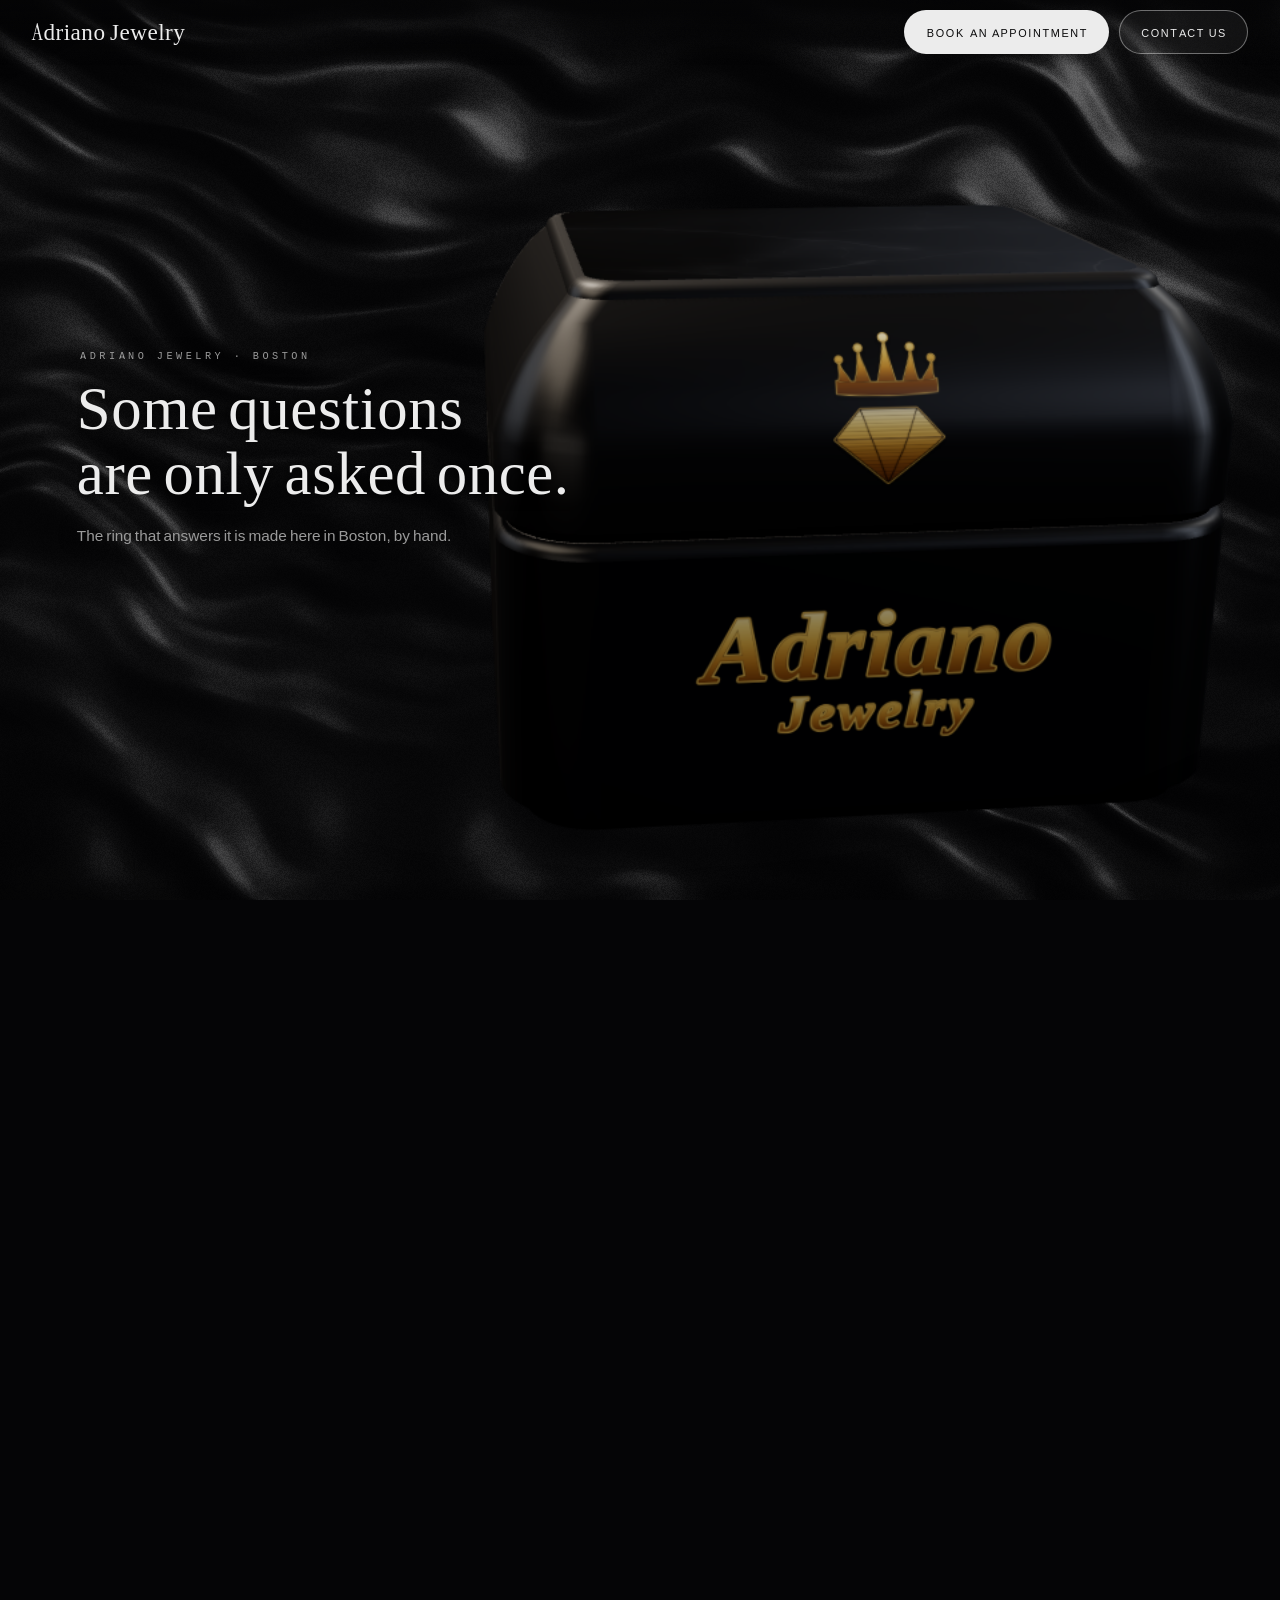
<file: index.html>
<!DOCTYPE html>
<html lang="en">
  <head>
    <meta charset="utf-8" />
    <!-- viewport-fit=cover is what makes env(safe-area-inset-*) resolve on iOS. -->
    <meta name="viewport" content="width=device-width, initial-scale=1, viewport-fit=cover" />
    <title>Adriano Jewelry | Custom Design, Repair and Restoration in Boston</title>
    <meta
      name="description"
      content="Twenty-three years at the bench. Custom pieces made from a drawing, repairs, and heirloom restoration at 333 Washington Street, Boston. Trained in Europe, working in America."
    />
    <link rel="canonical" href="https://adrianojewelry.com/" />

    <!-- The landing page is a dark room now: the browser chrome on a phone
         meets the black the journey opens on, not the paper the inner pages
         keep. With scripting off the page is the light footer-only page, but
         the meta is static and the lit journey is what nearly every visitor
         meets first. -->
    <meta name="theme-color" content="#050506" />
    <!-- The store's gold mark, as a raster: it is painted artwork rather than
         a letterform, so there is nothing here to vectorise honestly. The .ico
         carries three real sizes (16, 32 and 48, each sharpened for its own
         downsample) and it sits at the site root because browsers and crawlers
         ask for /favicon.ico by convention whether or not a page links to it.
         The 192 is what Google reads, which wants a multiple of 48px square. -->
    <link rel="icon" href="favicon.ico" sizes="16x16 32x32 48x48" />
    <link rel="icon" href="assets/img/favicon-192.png" type="image/png" sizes="192x192" />
    <link rel="apple-touch-icon" href="assets/img/apple-touch-icon.png" />

    <meta property="og:type" content="website" />
    <meta property="og:site_name" content="Adriano Jewelry" />
    <meta property="og:title" content="Adriano Jewelry: every piece begins as a drawing" />
    <meta
      property="og:description"
      content="Twenty-three years at the bench in Boston. Custom design, repair and heirloom restoration, by hand."
    />
    <meta property="og:url" content="https://adrianojewelry.com/" />
    <meta property="og:image" content="https://adrianojewelry.com/assets/img/og.jpg" />
    <meta property="og:image:width" content="1200" />
    <meta property="og:image:height" content="630" />
    <meta property="og:image:alt" content="Adriano Jewelry" />
    <meta name="twitter:card" content="summary_large_image" />

    <!-- The one inline line of script in the head: it marks the document as
         script-capable before first paint, and every piece of landing chrome
         below (loader, nav, journey, finale) is gated behind html.js in
         home.css. With JavaScript off none of it exists and this page is the
         footer-only page the site has shipped since v0.2.1. -->
    <script>document.documentElement.classList.add("js");</script>

    <!-- site.css is the shared shell every page loads; home.css styles only
         the landing journey and is loaded by this page alone. home.js is the
         one piece of external JavaScript on the site: it runs the scroll
         journey (the ring box opened, the ring lifted, the stone entered) on
         a fresh copy of three.js 0.185.1 vendored in assets/js/vendor/
         straight from the npm registry. All of it is new work. -->
    <link rel="stylesheet" href="assets/css/site.css" />
    <link rel="stylesheet" href="assets/css/home.css" />

    <!-- The module graph is five levels deep (home.js -> models/ring-box.js
         -> models/solitaire-ring.js -> models/brilliant-diamond.js, with
         models/geometry.js and vendor three under them); preloading flattens
         the chain so the render is not rounds of trips behind the parse. -->
    <link rel="modulepreload" href="assets/js/home.js" />
    <link rel="modulepreload" href="assets/js/jewelry-manifest.js" />
    <link rel="modulepreload" href="assets/js/models/ring-box.js" />
    <link rel="modulepreload" href="assets/js/models/solitaire-ring.js" />
    <link rel="modulepreload" href="assets/js/models/brilliant-diamond.js" />
    <link rel="modulepreload" href="assets/js/models/geometry.js" />
    <link rel="modulepreload" href="assets/js/vendor/three.module.min.js" />
    <link rel="modulepreload" href="assets/js/vendor/three.core.min.js" />
    <script type="module" src="assets/js/home.js"></script>

    <script type="application/ld+json">
      {
        "@context": "https://schema.org",
        "@type": "JewelryStore",
        "name": "Adriano Jewelry",
        "description": "Custom jewelry design, repair and heirloom restoration. Twenty-three years at the bench, trained in Europe.",
        "url": "https://adrianojewelry.com/",
        "image": "https://adrianojewelry.com/assets/img/adriano-900.jpg",
        "telephone": "+1-857-991-1679",
        "address": {
          "@type": "PostalAddress",
          "streetAddress": "333 Washington Street",
          "addressLocality": "Boston",
          "addressRegion": "MA",
          "postalCode": "02108",
          "addressCountry": "US"
        },
        "sameAs": [
          "https://www.instagram.com/adrianojewelry",
          "https://www.facebook.com/profile.php?id=100095448876299"
        ]
      }
    </script>
  </head>
  <body>
    <!-- The loading room. Black, the wordmark's own name, a hairline that fills
         as the scene stands up. home.js retires it the moment the first frame
         has actually been drawn, never on a timer. -->
    <div class="loader" id="loader" role="status" aria-label="Loading the Adriano ring box">
      <p class="loader__mark">Adriano</p>
      <p class="loader__sub u-caps">Fine Jewelry &middot; Boston</p>
      <div class="loader__bar" aria-hidden="true"><span class="loader__fill" id="loader-fill"></span></div>
    </div>

    <!-- The landing chrome: name on the left, the two things a visitor can do
         on the right. It hides when the reader scrolls down into the story
         and returns the moment they scroll back up. Both pills are real
         destinations: booking goes to the appointment page, contact to the
         store's own details. -->
    <header class="nav" id="nav">
      <a class="nav__brand" href="./" aria-label="Adriano Jewelry, home">
        Adriano<span class="nav__brand-tail"> Jewelry</span>
      </a>
      <nav class="nav__actions" aria-label="Site">
        <!-- The space is a non-breaking one on purpose. The pill is an
             inline-flex box, so "Book" and this span are two separate flex
             items, and leading white space inside a flex item is stripped:
             an ordinary space here renders as "BOOKAN APPOINTMENT". -->
        <a class="nav__btn nav__btn--book u-caps" id="nav-book" href="book-appointment/">
          Book<span class="nav__btn-tail">&nbsp;an Appointment</span>
        </a>
        <a class="nav__btn u-caps" href="contact-us/">Contact Us</a>
      </nav>
    </header>

    <main class="page" aria-label="Adriano Jewelry">
      <!-- The journey. One tall scroll track; everything visible lives inside
           the sticky pin: the canvas rendering the box, the ring and the
           stone, the text beats that come and go with scroll, the veil the
           reader passes through into the diamond, and the gallery scattered
           inside it. home.js drives all of it from a single scroll-derived
           progress, so the film runs forward and backward at whatever speed
           the reader's thumb sets. -->
      <section class="journey" id="journey" aria-label="The Adriano ring box, opened as you scroll">
        <div class="journey__pin" id="journey-pin">
          <canvas
            class="journey__canvas"
            id="stage-canvas"
            role="img"
            aria-label="A black Adriano Jewelry ring box in a dark room. As the page scrolls it turns to face you, opens under its own lamp, and gives up its four-claw solitaire; the two-carat brilliant lifts from the setting, fills the screen, and carries you inside the stone to a white gallery where the finished pieces drift, gather into a turning halo, stream past, and settle into a wall of work. On the way out the brilliant returns for a last turn in the dark before the page hands over to the finale."
          ></canvas>
          <!-- The vignette is an element rather than a pseudo of the pin, and
               that is a performance decision, not a markup preference. It is
               driven every frame of the film, and a pseudo-element can only be
               driven through a custom property on its originating element,
               which the pin's whole subtree then inherits, so every frame
               would invalidate the computed style of every beat under the pin
               to move one gradient. As its own element it takes a plain
               opacity, which touches nothing else.

               The showcase inside the diamond has no markup at all since
               v0.4.6: the constellation renders inside the film's own canvas
               as one instanced draw, so the seventy-four pieces and the two
               beams that used to stand here as layers are part of the render
               now. -->
          <div class="journey__vig" id="vig" aria-hidden="true"></div>
          <div class="journey__veil" id="veil" aria-hidden="true"></div>

          <div class="beat beat--hero" id="beat-hero" data-a="0" data-b="0.051">
            <p class="beat__eyebrow u-caps"><span class="bl__in" style="--i:0">Adriano Jewelry &middot; Boston</span></p>
            <h1 class="beat__title">
              <span class="bl"><span class="bl__in" style="--i:1">Some questions</span></span>
              <span class="bl"><span class="bl__in" style="--i:2">are only asked once.</span></span>
            </h1>
            <p class="beat__sub"><span class="bl__in" style="--i:3">The ring that answers it is made here in Boston, by hand.</span></p>
          </div>

          <div class="beat beat--low" data-a="0.058" data-b="0.113">
            <p class="beat__eyebrow u-caps"><span class="bl__in" style="--i:0">The Workshop</span></p>
            <h2 class="beat__title">
              <span class="bl"><span class="bl__in" style="--i:1">Twenty-three years</span></span>
              <span class="bl"><span class="bl__in" style="--i:2">at the bench.</span></span>
            </h2>
            <p class="beat__sub"><span class="bl__in" style="--i:3">Trained in Europe. Working in America.</span></p>
          </div>

          <div class="beat" data-a="0.119" data-b="0.181">
            <p class="beat__eyebrow u-caps"><span class="bl__in" style="--i:0">The Adriano ring box</span></p>
            <h2 class="beat__title">
              <span class="bl"><span class="bl__in" style="--i:1">It opens</span></span>
              <span class="bl"><span class="bl__in" style="--i:2">with its own light.</span></span>
            </h2>
            <p class="beat__sub"><span class="bl__in" style="--i:3">A lamp in the lid, so the moment has light wherever it happens.</span></p>
          </div>

          <div class="beat" data-a="0.188" data-b="0.273">
            <p class="beat__eyebrow u-caps"><span class="bl__in" style="--i:0">The four-claw solitaire</span></p>
            <h2 class="beat__title">
              <span class="bl"><span class="bl__in" style="--i:1">Held by four claws,</span></span>
              <span class="bl"><span class="bl__in" style="--i:2">and nothing else.</span></span>
            </h2>
            <p class="beat__sub"><span class="bl__in" style="--i:3">White gold, drawn to a taper and polished to a mirror.</span></p>
          </div>

          <div class="beat" data-a="0.293" data-b="0.365">
            <p class="beat__eyebrow u-caps"><span class="bl__in" style="--i:0">Two carats, excellent cut</span></p>
            <h2 class="beat__title">
              <span class="bl"><span class="bl__in" style="--i:1">And at its heart,</span></span>
              <span class="bl"><span class="bl__in" style="--i:2">the stone.</span></span>
            </h2>
            <p class="beat__sub"><span class="bl__in" style="--i:3">Lifted clear of its claws, so you can see what they hold.</span></p>
          </div>

          <div class="beat" data-a="0.392" data-b="0.461">
            <p class="beat__eyebrow u-caps"><span class="bl__in" style="--i:0">Fifty-eight facets</span></p>
            <h2 class="beat__title">
              <span class="bl"><span class="bl__in" style="--i:1">Cut for fire.</span></span>
            </h2>
            <p class="beat__sub"><span class="bl__in" style="--i:3">Every facet is a plane, and every plane returns the light.</span></p>
          </div>

          <div class="beat beat--enter" data-a="0.467" data-b="0.508">
            <p class="beat__enter">Step inside.</p>
          </div>

          <!-- The ink beats start once the flash has decayed off the room:
               dark grey type reads on the crystal room's near-white and on
               nothing else, so none of them may open over the white spike
               the reader crosses the table under. Three of them now, one
               per held formation of the showcase's choreography: the first
               stands in the scatter, the second in the middle of the
               turning halo, the third in the seam the wall opens for it.
               The stretch between halo and wall is the stream, and it is
               left wordless on purpose: two screens of pure film between
               passages of copy is the pacing, not an oversight. -->
          <div class="beat beat--ink beat--center" data-a="0.521" data-b="0.581">
            <p class="beat__eyebrow u-caps"><span class="bl__in" style="--i:0">Custom design</span></p>
            <h2 class="beat__title">
              <span class="bl"><span class="bl__in" style="--i:1">Every piece begins</span></span>
              <span class="bl"><span class="bl__in" style="--i:2">as a drawing.</span></span>
            </h2>
            <p class="beat__sub"><span class="bl__in" style="--i:3">A sketch, a photograph, an idea. The bench takes it from there.</span></p>
          </div>

          <div class="beat beat--ink beat--center" data-a="0.63" data-b="0.68">
            <p class="beat__eyebrow u-caps"><span class="bl__in" style="--i:0">The Showcase</span></p>
            <h2 class="beat__title">
              <span class="bl"><span class="bl__in" style="--i:1">One bench.</span></span>
              <span class="bl"><span class="bl__in" style="--i:2">All of this.</span></span>
            </h2>
            <p class="beat__sub"><span class="bl__in" style="--i:3">Custom work, repairs and restorations, finished by hand.</span></p>
          </div>

          <div class="beat beat--ink beat--center" data-a="0.812" data-b="0.858">
            <p class="beat__eyebrow u-caps"><span class="bl__in" style="--i:0">The next piece</span></p>
            <h2 class="beat__title">
              <span class="bl"><span class="bl__in" style="--i:1">Yours is not</span></span>
              <span class="bl"><span class="bl__in" style="--i:2">here yet.</span></span>
            </h2>
            <p class="beat__sub"><span class="bl__in" style="--i:3">It begins with a conversation at the bench, and a drawing.</span></p>
          </div>

          <!-- The coda: the words that stand beside the returned stone. The
               window runs past 1 on purpose, so the lines assemble as the
               stone slides left and then hold while the pin scrolls away;
               they never play their exit. -->
          <div class="beat beat--coda" data-a="0.93" data-b="1.08">
            <p class="beat__eyebrow u-caps"><span class="bl__in" style="--i:0">Adriano Jewelry &middot; Boston</span></p>
            <h2 class="beat__title">
              <span class="bl"><span class="bl__in" style="--i:1">Made once.</span></span>
              <span class="bl"><span class="bl__in" style="--i:2">Made for you.</span></span>
            </h2>
            <p class="beat__sub"><span class="bl__in" style="--i:3">Designed, set and finished at one bench in Boston.</span></p>
          </div>

          <p class="journey__cue u-caps" id="cue" hidden>
            <span class="journey__cue-line" aria-hidden="true"></span>Scroll
          </p>

          <p class="journey__fallback" id="stage-fallback" hidden>
            The ring box on this page is drawn live in the browser, and this
            browser does not offer the WebGL2 it needs. The store itself needs
            nothing but a visit: 333 Washington Street, Boston.
          </p>
        </div>
      </section>

      <!-- After the stone. In normal flow below the track, on the same black
           the journey ends on, so arriving here is one continuous motion. -->
      <section class="finale" id="finale">
        <p class="finale__eyebrow u-caps">333 Washington Street &middot; Boston</p>
        <h2 class="finale__title">The next box we close<br />could be yours.</h2>
        <p class="finale__sub">Come tell us the story. We will make the ring.</p>
        <div class="finale__actions">
          <a class="finale__btn finale__btn--book u-caps" id="finale-book" href="book-appointment/">
            Book an Appointment
          </a>
          <a class="finale__btn u-caps" href="contact-us/">Contact Us</a>
        </div>
        <!-- The one thing a local shop's page should never make a visitor hunt
             for. A tel: link is a tap on the phone every visitor is holding,
             and the number is the store's own, taken from the live site. -->
        <p class="finale__call">
          Or call the bench directly at
          <a href="tel:+18579911679">857&#8209;991&#8209;1679</a>.
        </p>
      </section>
    </main>

    <!-- @partial footer -->
    <!-- THE GROUND, stamped into every page from here.

         It lives in the footer partial rather than in a region of its own because
         the footer is the one slot every page on the site fills, index.html
         included, and the site's rule is that shared chrome is authored once. Its
         position in the markup does not matter: the layer is fixed and sits at
         z-index -1, behind everything, whatever order it is declared in.

         assets/js/velvet.js paints the silk into this element ONCE and then throws
         its WebGL context away. It is deferred, so it never blocks the parse and
         never competes with the landing film's own module for the main thread
         while the loader is up. With scripting off, or on a device with no WebGL,
         this div stays empty and every page stands on the flat --paper underneath
         it, which is the ground the site shipped before v0.3.7 and is complete on
         its own. -->
    <div class="velvet" id="velvet" aria-hidden="true"></div>
    <script src="assets/js/velvet.js" defer></script>

    <footer class="site-footer">
      <div class="site-footer__inner">
        <div class="site-social">
          <span class="site-social__rule" aria-hidden="true"></span>
          <nav class="site-social__links" aria-label="Adriano Jewelry on social media">
            <a
              class="site-social__link"
              href="https://www.facebook.com/profile.php?id=100095448876299"
              target="_blank"
              rel="noopener noreferrer"
              aria-label="Adriano Jewelry on Facebook"
            >
              <svg viewBox="0 0 320 512" aria-hidden="true" focusable="false">
                <path d="M80 299.3V512h116V299.3h86.5l18-97.8H196v-33.3c0-51.6 20.2-71.8 72.5-71.8 16.3 0 29.4.4 37 1.2V7.9C291.4 4 256.4 0 236.2 0 129.3 0 80 50.5 80 159.4v42.1H14v97.8h66z"/>
              </svg>
            </a>
            <a
              class="site-social__link"
              href="https://www.instagram.com/adrianojewelry"
              target="_blank"
              rel="noopener noreferrer"
              aria-label="Adriano Jewelry on Instagram"
            >
              <svg viewBox="0 0 448 512" aria-hidden="true" focusable="false">
                <path d="M224.1 141c-63.6 0-114.9 51.3-114.9 114.9s51.3 114.9 114.9 114.9S339 319.5 339 255.9 287.7 141 224.1 141zm0 189.6c-41.1 0-74.7-33.5-74.7-74.7s33.5-74.7 74.7-74.7 74.7 33.5 74.7 74.7-33.6 74.7-74.7 74.7zm146.4-194.3c0 14.9-12 26.8-26.8 26.8-14.9 0-26.8-12-26.8-26.8s12-26.8 26.8-26.8 26.8 12 26.8 26.8zm76.1 27.2c-1.7-35.9-9.9-67.7-36.2-93.9-26.2-26.2-58-34.4-93.9-36.2-37-2.1-147.9-2.1-184.9 0-35.8 1.7-67.6 9.9-93.9 36.1s-34.4 58-36.2 93.9c-2.1 37-2.1 147.9 0 184.9 1.7 35.9 9.9 67.7 36.2 93.9s58 34.4 93.9 36.2c37 2.1 147.9 2.1 184.9 0 35.9-1.7 67.7-9.9 93.9-36.2 26.2-26.2 34.4-58 36.2-93.9 2.1-37 2.1-147.8 0-184.8zM398.8 388c-7.8 19.6-22.9 34.7-42.6 42.6-29.5 11.7-99.5 9-132.1 9s-102.7 2.6-132.1-9c-19.6-7.8-34.7-22.9-42.6-42.6-11.7-29.5-9-99.5-9-132.1s-2.6-102.7 9-132.1c7.8-19.6 22.9-34.7 42.6-42.6 29.5-11.7 99.5-9 132.1-9s102.7-2.6 132.1 9c19.6 7.8 34.7 22.9 42.6 42.6 11.7 29.5 9 99.5 9 132.1s2.7 102.7-9 132.1z"/>
              </svg>
            </a>
          </nav>
          <span class="site-social__rule" aria-hidden="true"></span>
        </div>

        <nav class="site-footer__nav" aria-label="Legal">
          <a class="site-footer__link u-caps" href="terms-and-conditions/"
            >Terms &amp; Conditions</a
          >
          <a class="site-footer__link u-caps" href="privacy-policy/"
            >Privacy Policy</a
          >
        </nav>

        <div class="site-footer__meta">
          <p class="site-footer__version"><span class="site-footer__v">v</span>0.4.7</p>
          <!-- The year is authored here as a literal and corrected at runtime by
               the script below. Stamping it from Date() at build time instead would
               make `build.js --check` fail every New Year's Day and block the
               deploy until somebody rebuilt; deriving it only in script would show
               nothing at all with JavaScript off. This way the markup is always
               complete, the check never drifts, and every visitor with scripting on
               sees the true year. -->
          <p class="site-footer__copy">
            Copyright &copy; <span data-year>2026</span> Adriano Jewelry. All Rights
            Reserved.
          </p>
        </div>
      </div>
      <!-- Inline rather than assets/js/year.js, which this partial used to load.
           Every inner page is plain HTML and CSS with no external script, so each
           opens correctly straight off the filesystem: a file:// page fetches no
           .js at all (the landing page alone loads its renderer, and hides all of
           it when scripting is off). Four lines carried in the markup cost less than a
           request, and the DOM is left untouched for the whole of the year the
           page was last built in. -->
      <script>
        (function () {
          "use strict";
          var now = String(new Date().getFullYear());
          var nodes = document.querySelectorAll("[data-year]");
          for (var i = 0; i < nodes.length; i++) {
            if (nodes[i].textContent !== now) nodes[i].textContent = now;
          }
        })();
      </script>
    </footer>
    <!-- @end footer -->

  </body>
</html>
</file>
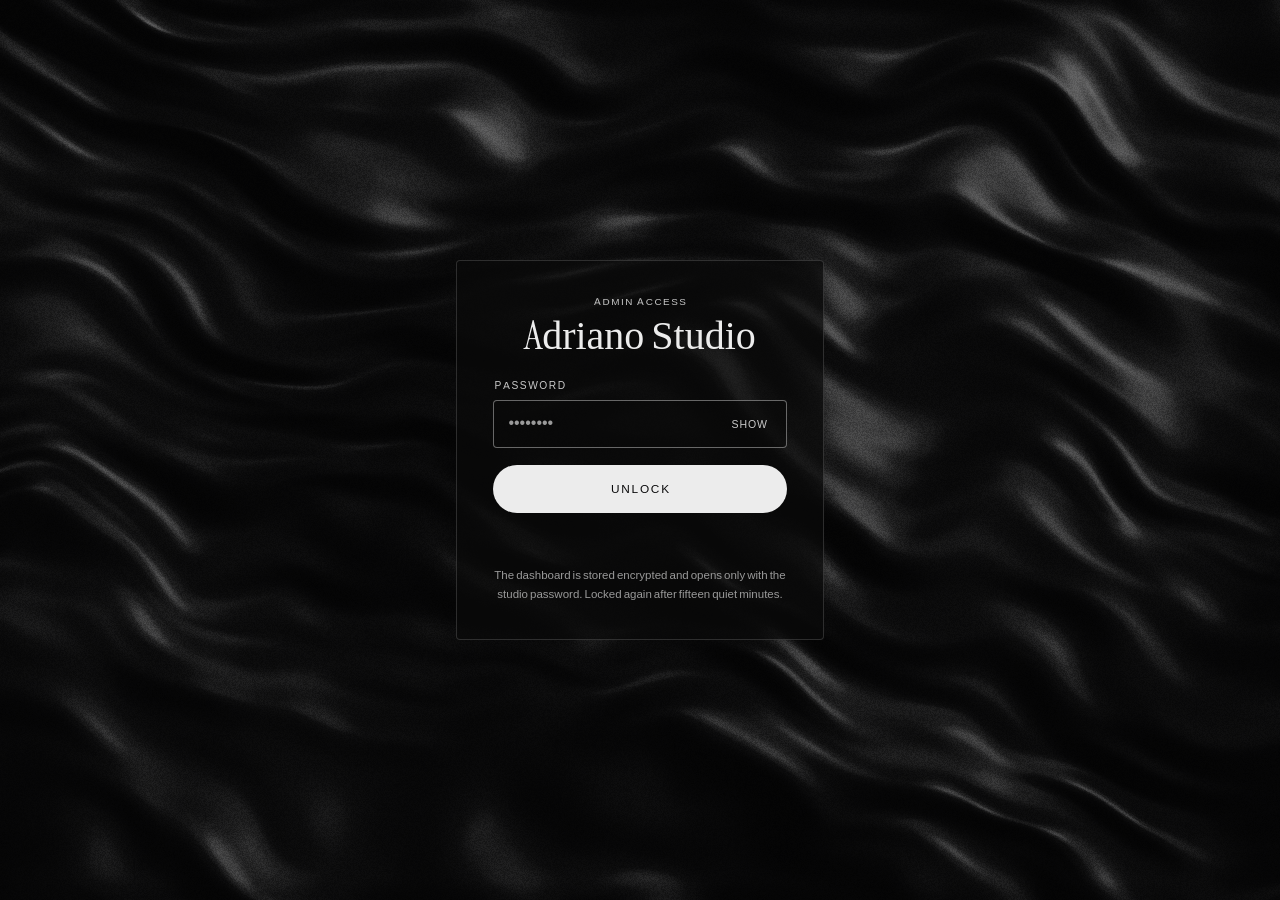
<file: admin/index.html>
<!DOCTYPE html>
<html lang="en">
  <head>
    <meta charset="utf-8" />
    <meta name="viewport" content="width=device-width, initial-scale=1, viewport-fit=cover" />
    <!-- The Studio is standalone chrome: no site header, no footer partial,
         and build.js knows to leave it out of the sitemap and the slot checks.
         It is the one page on the site a crawler is told to forget. -->
    <meta name="robots" content="noindex, nofollow, noarchive" />
    <title>Adriano Studio</title>
    <meta name="theme-color" content="#050506" />
    <link rel="icon" href="../favicon.ico" sizes="16x16 32x32 48x48" />
    <link rel="icon" href="../assets/img/favicon-192.png" type="image/png" sizes="192x192" />

    <!-- CSP for the Studio, mirrored from the model this page follows.
         script-src keeps 'unsafe-inline' because the gate injects the
         DECRYPTED dashboard as an inline script element; a strict script-src
         would refuse it and the whole admin would be a login form with
         nothing behind it. gstatic is the Firebase SDK, imported as modules
         after the gate opens. connect-src is the exact set of Google origins
         Firestore and Auth actually speak to, plus gstatic for the module
         fetches themselves; everything else on the page is same-origin.
         No frames, no objects, no forms leaving the origin. -->
    <meta
      http-equiv="Content-Security-Policy"
      content="default-src 'self'; base-uri 'none'; object-src 'none'; form-action 'self'; frame-src 'none'; frame-ancestors 'none'; script-src 'self' 'unsafe-inline' https://www.gstatic.com; style-src 'self' 'unsafe-inline'; font-src 'self'; img-src 'self' data:; connect-src 'self' https://www.gstatic.com https://firestore.googleapis.com https://identitytoolkit.googleapis.com https://securetoken.googleapis.com"
    />

    <link rel="stylesheet" href="../assets/css/site.css" />
    <link rel="stylesheet" href="../assets/css/admin.css" />
  </head>
  <body>
    <main class="page">
      <section class="studio-gate" id="studio-gate" aria-labelledby="studio-title">
        <div class="studio-gate__card">
          <p class="studio-gate__eyebrow u-caps">Admin access</p>
          <h1 class="studio-gate__title" id="studio-title">Adriano Studio</h1>

          <form id="gate-form" autocomplete="off">
            <label class="studio-gate__field">
              <span class="studio-gate__label u-caps">Password</span>
              <span class="studio-gate__wrap">
                <input
                  class="book__input"
                  id="gate-pass"
                  type="password"
                  required
                  autocomplete="current-password"
                  placeholder="&bull;&bull;&bull;&bull;&bull;&bull;&bull;&bull;"
                />
                <button
                  type="button"
                  class="studio-gate__toggle"
                  id="gate-toggle"
                  aria-label="Show password"
                  aria-pressed="false"
                >
                  Show
                </button>
              </span>
            </label>

            <!-- Born disabled, armed by admin-gate.js the moment it loads.
                 An un-armed form would fall back to a NATIVE submit, and a
                 native submit on this page is a GET of the same URL: the
                 gate reloads looking untouched, which reads as "the password
                 did nothing". A dead button until the module is ready is the
                 honest state, and it is also what stops an Enter pressed
                 faster than the network from throwing the password away. -->
            <button
              class="book__submit studio-gate__submit u-caps"
              id="gate-submit"
              type="submit"
              disabled
            >
              Unlock
            </button>

            <p class="studio-gate__status" id="gate-status" role="status" aria-live="polite"></p>
          </form>

          <p class="studio-gate__hint">
            The dashboard is stored encrypted and opens only with the studio
            password. Locked again after fifteen quiet minutes.
          </p>
          <noscript>
            <p class="studio-gate__hint">
              The Studio needs JavaScript: the dashboard is decrypted in the
              browser, and nothing can be decrypted with scripting off.
            </p>
          </noscript>
        </div>
      </section>

      <div id="studio-mount" hidden></div>
    </main>

    <!-- The encrypted dashboard. Regenerate with scripts/admin-payload.js
         after editing anything under scripts/admin-src/. -->
    <script src="payload.js"></script>
    <script type="module" src="../assets/js/admin-gate.js"></script>

    <!-- The same ground as every other page, included by hand because the
         Studio fills no footer slot. -->
    <div class="velvet" id="velvet" aria-hidden="true"></div>
    <script src="../assets/js/velvet.js" defer></script>
  </body>
</html>
</file>
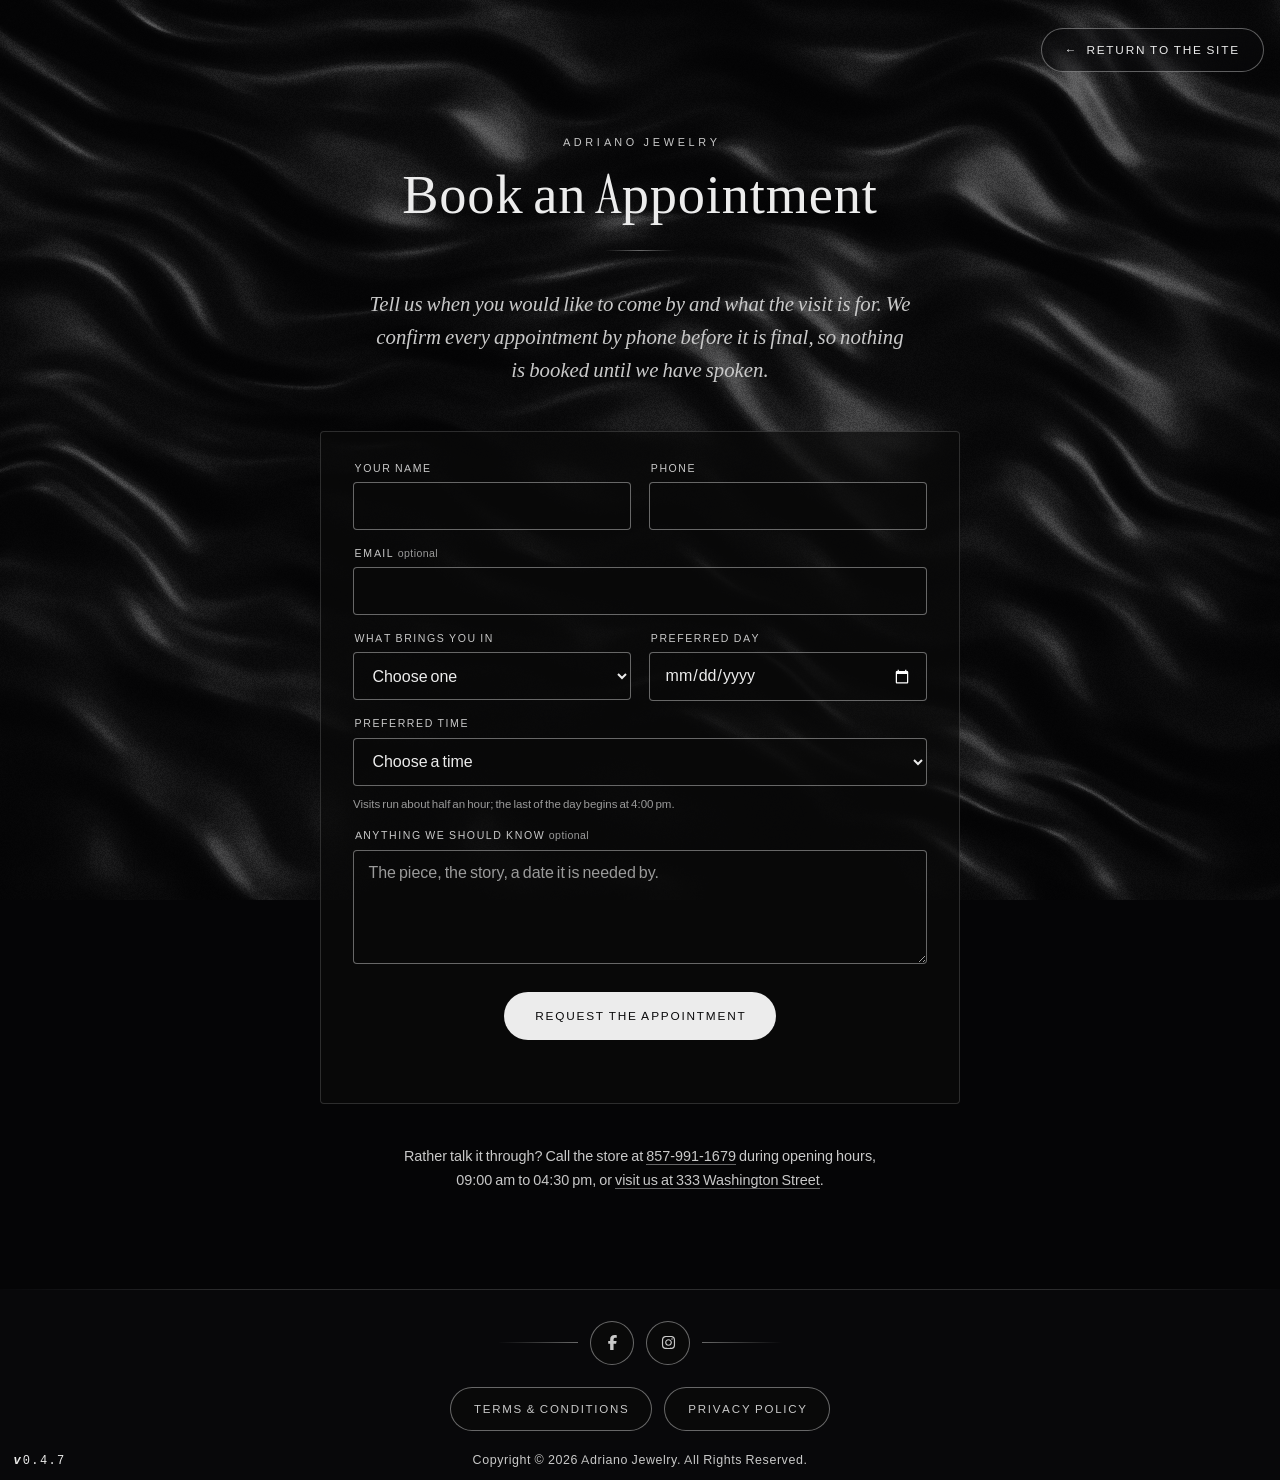
<file: book-appointment/index.html>
<!DOCTYPE html>
<html lang="en">
  <head>
    <meta charset="utf-8" />
    <!-- viewport-fit=cover is what makes env(safe-area-inset-*) resolve on iOS. -->
    <meta name="viewport" content="width=device-width, initial-scale=1, viewport-fit=cover" />
    <title>Book an Appointment | Adriano Jewelry, Boston</title>
    <meta
      name="description"
      content="Book a visit to Adriano Jewelry at 333 Washington Street, Boston. Choose a day and a time and we will confirm your appointment by phone."
    />
    <link rel="canonical" href="https://adrianojewelry.com/book-appointment/" />
    <meta name="theme-color" content="#050506" />
    <link rel="icon" href="../favicon.ico" sizes="16x16 32x32 48x48" />
    <link rel="icon" href="../assets/img/favicon-192.png" type="image/png" sizes="192x192" />
    <link rel="apple-touch-icon" href="../assets/img/apple-touch-icon.png" />

    <meta property="og:type" content="website" />
    <meta property="og:site_name" content="Adriano Jewelry" />
    <meta property="og:title" content="Book an appointment at Adriano Jewelry, Boston" />
    <meta
      property="og:description"
      content="Choose a day and a time. We confirm every appointment by phone before it is final."
    />
    <meta property="og:url" content="https://adrianojewelry.com/book-appointment/" />
    <meta property="og:image" content="https://adrianojewelry.com/assets/img/og.jpg" />
    <meta name="twitter:card" content="summary_large_image" />
    <link rel="stylesheet" href="../assets/css/site.css" />
    <link rel="stylesheet" href="../assets/css/booking.css" />
  </head>
  <body>
    <main class="page">
      <!-- @partial top-return -->
      <div class="page-top">
        <a class="page-contact page-contact--back" href="../">
          <span aria-hidden="true">&#8592;</span>
          <span class="u-caps">Return to the site</span>
        </a>
      </div>
      <!-- @end top-return -->

      <article class="book">
        <header class="legal__head">
          <a class="legal__eyebrow" href="../">Adriano Jewelry</a>
          <h1 class="legal__title">Book an Appointment</h1>
          <hr class="legal__rule" />
        </header>

        <p class="book__lead">
          Tell us when you would like to come by and what the visit is for.
          We confirm every appointment by phone before it is final, so nothing
          is booked until we have spoken.
        </p>

        <!-- The form posts to Firestore through assets/js/booking.js; it never
             navigates. With scripting off, or before the Firebase project is
             configured, the submit explains itself and offers the phone, which
             is the store's own preferred channel anyway. -->
        <form class="book__form" id="book-form" novalidate>
          <div class="book__grid">
            <label class="book__field">
              <span class="book__label u-caps">Your name</span>
              <input
                class="book__input"
                id="bk-name"
                name="name"
                type="text"
                autocomplete="name"
                maxlength="80"
                required
              />
            </label>

            <label class="book__field">
              <span class="book__label u-caps">Phone</span>
              <input
                class="book__input"
                id="bk-phone"
                name="phone"
                type="tel"
                autocomplete="tel"
                inputmode="tel"
                maxlength="25"
                required
              />
            </label>

            <label class="book__field book__field--wide">
              <span class="book__label u-caps">Email <em class="book__opt">optional</em></span>
              <input
                class="book__input"
                id="bk-email"
                name="email"
                type="email"
                autocomplete="email"
                maxlength="120"
              />
            </label>

            <label class="book__field">
              <span class="book__label u-caps">What brings you in</span>
              <select class="book__input" id="bk-service" name="service" required>
                <option value="" selected disabled>Choose one</option>
                <option value="wedding">Wedding Ring</option>
                <option value="custom">Custom design</option>
                <option value="repair">A repair</option>
                <option value="restoration">A restoration</option>
                <option value="consultation">A consultation</option>
                <option value="other">Something else</option>
              </select>
            </label>

            <label class="book__field">
              <span class="book__label u-caps">Preferred day</span>
              <input class="book__input" id="bk-date" name="date" type="date" required />
            </label>

            <label class="book__field book__field--wide">
              <span class="book__label u-caps">Preferred time</span>
              <!-- The diary's own grid: half-hour visits inside the store's
                   hours, 9:00 am to 4:30 pm, so the last begins at 4:00.
                   These values are the exact enum firestore.rules accepts;
                   booking.js greys out times already gone by on the day
                   chosen, but the list itself is complete without it. -->
              <select class="book__input" id="bk-slot" name="slot" required>
                <option value="" selected disabled>Choose a time</option>
                <optgroup label="Morning">
                  <option value="09:00">9:00 am</option>
                  <option value="09:30">9:30 am</option>
                  <option value="10:00">10:00 am</option>
                  <option value="10:30">10:30 am</option>
                  <option value="11:00">11:00 am</option>
                  <option value="11:30">11:30 am</option>
                </optgroup>
                <optgroup label="Afternoon">
                  <option value="12:00">12:00 pm</option>
                  <option value="12:30">12:30 pm</option>
                  <option value="13:00">1:00 pm</option>
                  <option value="13:30">1:30 pm</option>
                  <option value="14:00">2:00 pm</option>
                  <option value="14:30">2:30 pm</option>
                  <option value="15:00">3:00 pm</option>
                  <option value="15:30">3:30 pm</option>
                  <option value="16:00">4:00 pm</option>
                </optgroup>
              </select>
              <span class="book__hint">Visits run about half an hour; the last of the day begins at 4:00 pm.</span>
            </label>

            <label class="book__field book__field--wide">
              <span class="book__label u-caps">Anything we should know <em class="book__opt">optional</em></span>
              <textarea
                class="book__input book__input--area"
                id="bk-message"
                name="message"
                rows="4"
                maxlength="600"
                placeholder="The piece, the story, a date it is needed by."
              ></textarea>
            </label>

            <!-- A quiet lie for the robots that fill every field: no person is
                 ever shown this input, and a value in it means the submission
                 is discarded without a word. -->
            <label class="book__hp" aria-hidden="true">
              Company
              <input
                id="bk-company"
                name="company"
                type="text"
                tabindex="-1"
                autocomplete="off"
              />
            </label>
          </div>

          <div class="book__foot">
            <button class="book__submit u-caps" id="bk-submit" type="submit">
              Request the Appointment
            </button>
            <p class="book__status" id="bk-status" role="status" aria-live="polite"></p>
          </div>
        </form>

        <section class="book__done" id="book-done" hidden>
          <h2 class="book__done-title" id="bk-done-title" tabindex="-1">Request received.</h2>
          <p class="book__done-copy" id="bk-done-copy">
            Thank you. We will call you to confirm the day and the time, and we
            look forward to seeing you.
          </p>
          <p class="book__done-copy">
            If anything changes before then, call the store at
            <a href="tel:+18579911679">857-991-1679</a>.
          </p>
        </section>

        <p class="book__alt">
          Rather talk it through? Call the store at
          <a href="tel:+18579911679">857-991-1679</a> during opening hours,
          09:00 am to 04:30 pm, or
          <a href="../contact-us/">visit us at 333 Washington Street</a>.
        </p>
      </article>

      <!-- The confirmation, shown by booking.js the moment a request lands.
           It stands OUTSIDE the article on purpose: the article's children
           carry an entrance animation, an animated ancestor traps
           position: fixed, and a dialog pinned to a form would scroll away
           with it. Hidden until then; nothing here renders without a
           successful submit. -->
      <div class="book-pop" id="book-pop" hidden>
        <div class="book-pop__veil" id="bk-pop-veil"></div>
        <div
          class="book-pop__card"
          id="bk-pop-card"
          role="dialog"
          aria-modal="true"
          aria-labelledby="bk-pop-title"
          aria-describedby="bk-pop-copy"
          tabindex="-1"
        >
          <svg class="book-pop__mark" viewBox="0 0 64 44" aria-hidden="true" focusable="false">
            <path class="book-pop__facet" d="M20 5h24l15 11-27 22L5 16Z" />
            <path class="book-pop__facet book-pop__facet--inner" d="M5 16h54M20 5l12 11 12-11M32 16v22" />
          </svg>
          <h2 class="book-pop__title" id="bk-pop-title">Request received.</h2>
          <p class="book-pop__copy" id="bk-pop-copy">
            Thank you. We will call to confirm your visit.
          </p>
          <p class="book-pop__note">
            A person confirms every appointment by phone before it is final.
            We look forward to seeing you at 333 Washington Street.
          </p>
          <button type="button" class="book__submit book-pop__ok u-caps" id="bk-pop-ok">
            Done
          </button>
        </div>
      </div>
    </main>

    <script type="module" src="../assets/js/booking.js"></script>

    <!-- @partial footer -->
    <!-- THE GROUND, stamped into every page from here.

         It lives in the footer partial rather than in a region of its own because
         the footer is the one slot every page on the site fills, index.html
         included, and the site's rule is that shared chrome is authored once. Its
         position in the markup does not matter: the layer is fixed and sits at
         z-index -1, behind everything, whatever order it is declared in.

         assets/js/velvet.js paints the silk into this element ONCE and then throws
         its WebGL context away. It is deferred, so it never blocks the parse and
         never competes with the landing film's own module for the main thread
         while the loader is up. With scripting off, or on a device with no WebGL,
         this div stays empty and every page stands on the flat --paper underneath
         it, which is the ground the site shipped before v0.3.7 and is complete on
         its own. -->
    <div class="velvet" id="velvet" aria-hidden="true"></div>
    <script src="../assets/js/velvet.js" defer></script>

    <footer class="site-footer">
      <div class="site-footer__inner">
        <div class="site-social">
          <span class="site-social__rule" aria-hidden="true"></span>
          <nav class="site-social__links" aria-label="Adriano Jewelry on social media">
            <a
              class="site-social__link"
              href="https://www.facebook.com/profile.php?id=100095448876299"
              target="_blank"
              rel="noopener noreferrer"
              aria-label="Adriano Jewelry on Facebook"
            >
              <svg viewBox="0 0 320 512" aria-hidden="true" focusable="false">
                <path d="M80 299.3V512h116V299.3h86.5l18-97.8H196v-33.3c0-51.6 20.2-71.8 72.5-71.8 16.3 0 29.4.4 37 1.2V7.9C291.4 4 256.4 0 236.2 0 129.3 0 80 50.5 80 159.4v42.1H14v97.8h66z"/>
              </svg>
            </a>
            <a
              class="site-social__link"
              href="https://www.instagram.com/adrianojewelry"
              target="_blank"
              rel="noopener noreferrer"
              aria-label="Adriano Jewelry on Instagram"
            >
              <svg viewBox="0 0 448 512" aria-hidden="true" focusable="false">
                <path d="M224.1 141c-63.6 0-114.9 51.3-114.9 114.9s51.3 114.9 114.9 114.9S339 319.5 339 255.9 287.7 141 224.1 141zm0 189.6c-41.1 0-74.7-33.5-74.7-74.7s33.5-74.7 74.7-74.7 74.7 33.5 74.7 74.7-33.6 74.7-74.7 74.7zm146.4-194.3c0 14.9-12 26.8-26.8 26.8-14.9 0-26.8-12-26.8-26.8s12-26.8 26.8-26.8 26.8 12 26.8 26.8zm76.1 27.2c-1.7-35.9-9.9-67.7-36.2-93.9-26.2-26.2-58-34.4-93.9-36.2-37-2.1-147.9-2.1-184.9 0-35.8 1.7-67.6 9.9-93.9 36.1s-34.4 58-36.2 93.9c-2.1 37-2.1 147.9 0 184.9 1.7 35.9 9.9 67.7 36.2 93.9s58 34.4 93.9 36.2c37 2.1 147.9 2.1 184.9 0 35.9-1.7 67.7-9.9 93.9-36.2 26.2-26.2 34.4-58 36.2-93.9 2.1-37 2.1-147.8 0-184.8zM398.8 388c-7.8 19.6-22.9 34.7-42.6 42.6-29.5 11.7-99.5 9-132.1 9s-102.7 2.6-132.1-9c-19.6-7.8-34.7-22.9-42.6-42.6-11.7-29.5-9-99.5-9-132.1s-2.6-102.7 9-132.1c7.8-19.6 22.9-34.7 42.6-42.6 29.5-11.7 99.5-9 132.1-9s102.7-2.6 132.1 9c19.6 7.8 34.7 22.9 42.6 42.6 11.7 29.5 9 99.5 9 132.1s2.7 102.7-9 132.1z"/>
              </svg>
            </a>
          </nav>
          <span class="site-social__rule" aria-hidden="true"></span>
        </div>

        <nav class="site-footer__nav" aria-label="Legal">
          <a class="site-footer__link u-caps" href="../terms-and-conditions/"
            >Terms &amp; Conditions</a
          >
          <a class="site-footer__link u-caps" href="../privacy-policy/"
            >Privacy Policy</a
          >
        </nav>

        <div class="site-footer__meta">
          <p class="site-footer__version"><span class="site-footer__v">v</span>0.4.7</p>
          <!-- The year is authored here as a literal and corrected at runtime by
               the script below. Stamping it from Date() at build time instead would
               make `build.js --check` fail every New Year's Day and block the
               deploy until somebody rebuilt; deriving it only in script would show
               nothing at all with JavaScript off. This way the markup is always
               complete, the check never drifts, and every visitor with scripting on
               sees the true year. -->
          <p class="site-footer__copy">
            Copyright &copy; <span data-year>2026</span> Adriano Jewelry. All Rights
            Reserved.
          </p>
        </div>
      </div>
      <!-- Inline rather than assets/js/year.js, which this partial used to load.
           Every inner page is plain HTML and CSS with no external script, so each
           opens correctly straight off the filesystem: a file:// page fetches no
           .js at all (the landing page alone loads its renderer, and hides all of
           it when scripting is off). Four lines carried in the markup cost less than a
           request, and the DOM is left untouched for the whole of the year the
           page was last built in. -->
      <script>
        (function () {
          "use strict";
          var now = String(new Date().getFullYear());
          var nodes = document.querySelectorAll("[data-year]");
          for (var i = 0; i < nodes.length; i++) {
            if (nodes[i].textContent !== now) nodes[i].textContent = now;
          }
        })();
      </script>
    </footer>
    <!-- @end footer -->
  </body>
</html>
</file>
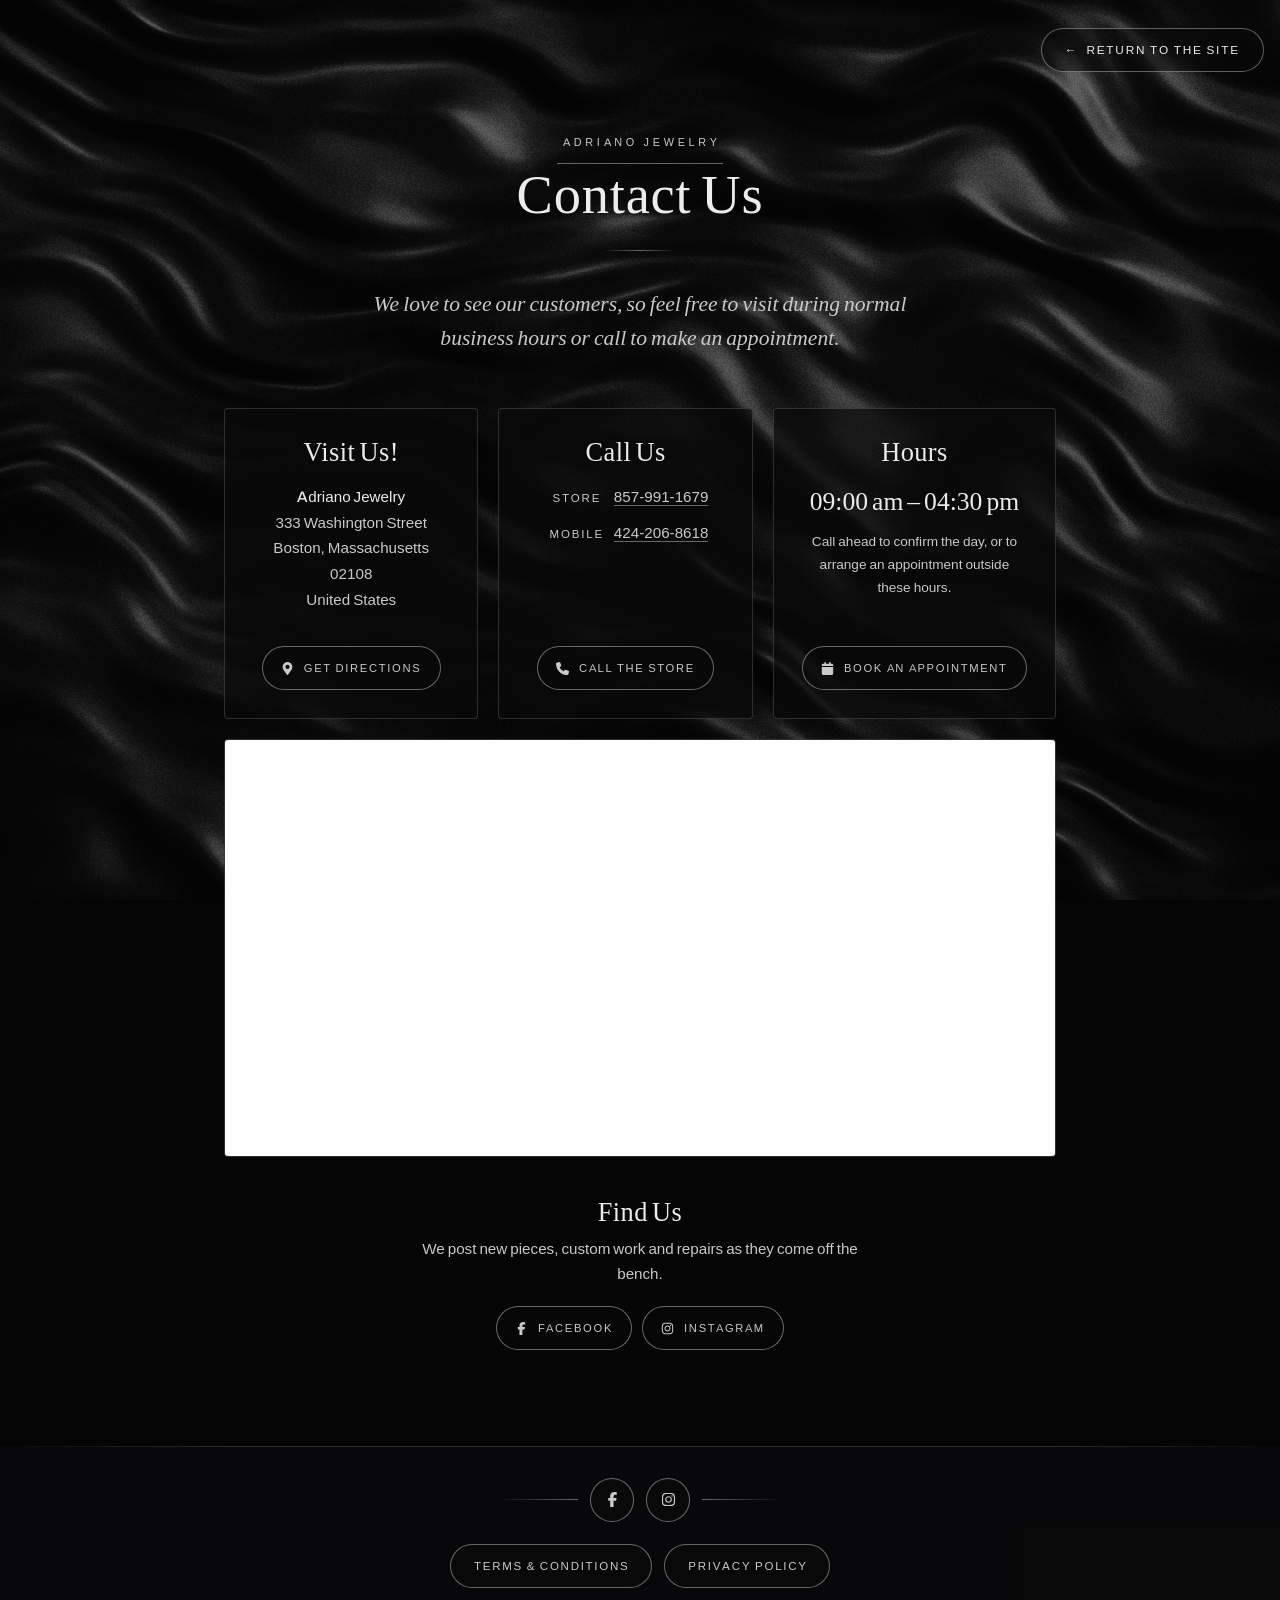
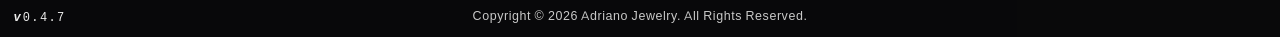
<file: contact-us/index.html>
<!DOCTYPE html>
<html lang="en">
  <head>
    <meta charset="utf-8" />
    <!-- viewport-fit=cover is what makes env(safe-area-inset-*) resolve on iOS. -->
    <meta name="viewport" content="width=device-width, initial-scale=1, viewport-fit=cover" />
    <title>Contact Us | Adriano Jewelry, Boston</title>
    <meta
      name="description"
      content="Visit Adriano Jewelry at 333 Washington Street, Boston, Massachusetts, or call the store on 857-991-1679 to make an appointment."
    />
    <link rel="canonical" href="https://adrianojewelry.com/contact-us/" />
    <meta name="theme-color" content="#050506" />
    <link rel="icon" href="../favicon.ico" sizes="16x16 32x32 48x48" />
    <link rel="icon" href="../assets/img/favicon-192.png" type="image/png" sizes="192x192" />
    <link rel="apple-touch-icon" href="../assets/img/apple-touch-icon.png" />

    <meta property="og:type" content="website" />
    <meta property="og:site_name" content="Adriano Jewelry" />
    <meta property="og:title" content="Contact Adriano Jewelry, Boston" />
    <meta
      property="og:description"
      content="333 Washington Street, Boston. Call 857-991-1679 to make an appointment."
    />
    <meta property="og:url" content="https://adrianojewelry.com/contact-us/" />
    <meta property="og:image" content="https://adrianojewelry.com/assets/img/og.jpg" />
    <meta name="twitter:card" content="summary_large_image" />
    <link rel="stylesheet" href="../assets/css/site.css" />
  </head>
  <body>
    <main class="page">
      <!-- @partial top-return -->
      <div class="page-top">
        <a class="page-contact page-contact--back" href="../">
          <span aria-hidden="true">&#8592;</span>
          <span class="u-caps">Return to the site</span>
        </a>
      </div>
      <!-- @end top-return -->

      <article class="contact">
        <header class="legal__head">
          <a class="legal__eyebrow" href="../">Adriano Jewelry</a>
          <h1 class="legal__title">Contact Us</h1>
          <hr class="legal__rule" />
        </header>

        <p class="contact__lead">
          We love to see our customers, so feel free to visit during normal
          business hours or call to make an appointment.
        </p>

        <div class="contact__grid">
          <section class="contact__card">
            <h2 class="contact__card-title">Visit Us!</h2>
            <p>
              <span class="contact__name">Adriano Jewelry</span><br />
              333 Washington Street<br />
              Boston, Massachusetts 02108<br />
              United States
            </p>
            <div class="contact__actions">
              <a
                class="contact__action u-caps"
                href="https://www.google.com/maps/search/?api=1&amp;query=Adriano+Jewelry%2C+333+Washington+Street%2C+Boston%2C+MA+02108"
                target="_blank"
                rel="noopener noreferrer"
              >
                <svg viewBox="0 0 384 512" aria-hidden="true" focusable="false">
                  <path d="M172.3 501.7C27 291 0 269.4 0 192 0 86 86 0 192 0s192 86 192 192c0 77.4-27 99-172.3 309.7-9.5 13.8-29.9 13.8-39.4 0zM192 272c44.2 0 80-35.8 80-80s-35.8-80-80-80-80 35.8-80 80 35.8 80 80 80z"/>
                </svg>
                Get directions
              </a>
            </div>
          </section>

          <section class="contact__card">
            <h2 class="contact__card-title">Call Us</h2>
            <p>
              <span class="contact__label">Store</span>
              <a href="tel:+18579911679">857-991-1679</a>
            </p>
            <p>
              <span class="contact__label">Mobile</span>
              <a href="tel:+14242068618">424-206-8618</a>
            </p>
            <div class="contact__actions">
              <a class="contact__action u-caps" href="tel:+18579911679">
                <svg viewBox="0 0 512 512" aria-hidden="true" focusable="false">
                  <path d="M164.9 24.6c-7.7-18.6-28-28.5-47.4-23.2l-88 24C12.1 30.2 0 46 0 64c0 247.4 200.6 448 448 448 18 0 33.8-12.1 38.6-29.5l24-88c5.3-19.4-4.6-39.7-23.2-47.4l-96-40c-16.3-6.8-35.2-2.1-46.3 11.6L304.7 368C234.3 334.7 177.3 277.7 144 207.3L193.3 167c13.7-11.2 18.4-30 11.6-46.3l-40-96z"/>
                </svg>
                Call the store
              </a>
            </div>
          </section>

          <section class="contact__card">
            <h2 class="contact__card-title">Hours</h2>
            <p class="contact__hours">09:00 am &ndash; 04:30 pm</p>
            <p class="contact__note">
              Call ahead to confirm the day, or to arrange an appointment outside
              these hours.
            </p>
            <div class="contact__actions">
              <a class="contact__action u-caps" href="../book-appointment/">
                <svg viewBox="0 0 448 512" aria-hidden="true" focusable="false">
                  <path d="M96 32V64H48C21.5 64 0 85.5 0 112v48H448V112c0-26.5-21.5-48-48-48H352V32c0-17.7-14.3-32-32-32s-32 14.3-32 32V64H160V32c0-17.7-14.3-32-32-32S96 14.3 96 32zM448 192H0V464c0 26.5 21.5 48 48 48H400c26.5 0 48-21.5 48-48V192z"/>
                </svg>
                Book an appointment
              </a>
            </div>
          </section>
        </div>

        <div class="contact__map">
          <iframe
            title="Map showing Adriano Jewelry at 333 Washington Street, Boston"
            src="https://maps.google.com/maps?q=333%20Washington%20Street%2C%20Boston%2C%20MA%2002108&amp;z=16&amp;output=embed"
            loading="lazy"
            referrerpolicy="no-referrer-when-downgrade"
            allowfullscreen
          ></iframe>
        </div>

        <section class="contact__find">
          <h2 class="contact__find-title">Find Us</h2>
          <p>
            We post new pieces, custom work and repairs as they come off the
            bench.
          </p>
          <div class="contact__actions">
            <a
              class="contact__action u-caps"
              href="https://www.facebook.com/profile.php?id=100095448876299"
              target="_blank"
              rel="noopener noreferrer"
            >
              <svg viewBox="0 0 320 512" aria-hidden="true" focusable="false">
                <path d="M80 299.3V512h116V299.3h86.5l18-97.8H196v-33.3c0-51.6 20.2-71.8 72.5-71.8 16.3 0 29.4.4 37 1.2V7.9C291.4 4 256.4 0 236.2 0 129.3 0 80 50.5 80 159.4v42.1H14v97.8h66z"/>
              </svg>
              Facebook
            </a>
            <a
              class="contact__action u-caps"
              href="https://www.instagram.com/adrianojewelry"
              target="_blank"
              rel="noopener noreferrer"
            >
              <svg viewBox="0 0 448 512" aria-hidden="true" focusable="false">
                <path d="M224.1 141c-63.6 0-114.9 51.3-114.9 114.9s51.3 114.9 114.9 114.9S339 319.5 339 255.9 287.7 141 224.1 141zm0 189.6c-41.1 0-74.7-33.5-74.7-74.7s33.5-74.7 74.7-74.7 74.7 33.5 74.7 74.7-33.6 74.7-74.7 74.7zm146.4-194.3c0 14.9-12 26.8-26.8 26.8-14.9 0-26.8-12-26.8-26.8s12-26.8 26.8-26.8 26.8 12 26.8 26.8zm76.1 27.2c-1.7-35.9-9.9-67.7-36.2-93.9-26.2-26.2-58-34.4-93.9-36.2-37-2.1-147.9-2.1-184.9 0-35.8 1.7-67.6 9.9-93.9 36.1s-34.4 58-36.2 93.9c-2.1 37-2.1 147.9 0 184.9 1.7 35.9 9.9 67.7 36.2 93.9s58 34.4 93.9 36.2c37 2.1 147.9 2.1 184.9 0 35.9-1.7 67.7-9.9 93.9-36.2 26.2-26.2 34.4-58 36.2-93.9 2.1-37 2.1-147.8 0-184.8zM398.8 388c-7.8 19.6-22.9 34.7-42.6 42.6-29.5 11.7-99.5 9-132.1 9s-102.7 2.6-132.1-9c-19.6-7.8-34.7-22.9-42.6-42.6-11.7-29.5-9-99.5-9-132.1s-2.6-102.7 9-132.1c7.8-19.6 22.9-34.7 42.6-42.6 29.5-11.7 99.5-9 132.1-9s102.7-2.6 132.1 9c19.6 7.8 34.7 22.9 42.6 42.6 11.7 29.5 9 99.5 9 132.1s2.7 102.7-9 132.1z"/>
              </svg>
              Instagram
            </a>
          </div>
        </section>
      </article>
    </main>

    <!-- @partial footer -->
    <!-- THE GROUND, stamped into every page from here.

         It lives in the footer partial rather than in a region of its own because
         the footer is the one slot every page on the site fills, index.html
         included, and the site's rule is that shared chrome is authored once. Its
         position in the markup does not matter: the layer is fixed and sits at
         z-index -1, behind everything, whatever order it is declared in.

         assets/js/velvet.js paints the silk into this element ONCE and then throws
         its WebGL context away. It is deferred, so it never blocks the parse and
         never competes with the landing film's own module for the main thread
         while the loader is up. With scripting off, or on a device with no WebGL,
         this div stays empty and every page stands on the flat --paper underneath
         it, which is the ground the site shipped before v0.3.7 and is complete on
         its own. -->
    <div class="velvet" id="velvet" aria-hidden="true"></div>
    <script src="../assets/js/velvet.js" defer></script>

    <footer class="site-footer">
      <div class="site-footer__inner">
        <div class="site-social">
          <span class="site-social__rule" aria-hidden="true"></span>
          <nav class="site-social__links" aria-label="Adriano Jewelry on social media">
            <a
              class="site-social__link"
              href="https://www.facebook.com/profile.php?id=100095448876299"
              target="_blank"
              rel="noopener noreferrer"
              aria-label="Adriano Jewelry on Facebook"
            >
              <svg viewBox="0 0 320 512" aria-hidden="true" focusable="false">
                <path d="M80 299.3V512h116V299.3h86.5l18-97.8H196v-33.3c0-51.6 20.2-71.8 72.5-71.8 16.3 0 29.4.4 37 1.2V7.9C291.4 4 256.4 0 236.2 0 129.3 0 80 50.5 80 159.4v42.1H14v97.8h66z"/>
              </svg>
            </a>
            <a
              class="site-social__link"
              href="https://www.instagram.com/adrianojewelry"
              target="_blank"
              rel="noopener noreferrer"
              aria-label="Adriano Jewelry on Instagram"
            >
              <svg viewBox="0 0 448 512" aria-hidden="true" focusable="false">
                <path d="M224.1 141c-63.6 0-114.9 51.3-114.9 114.9s51.3 114.9 114.9 114.9S339 319.5 339 255.9 287.7 141 224.1 141zm0 189.6c-41.1 0-74.7-33.5-74.7-74.7s33.5-74.7 74.7-74.7 74.7 33.5 74.7 74.7-33.6 74.7-74.7 74.7zm146.4-194.3c0 14.9-12 26.8-26.8 26.8-14.9 0-26.8-12-26.8-26.8s12-26.8 26.8-26.8 26.8 12 26.8 26.8zm76.1 27.2c-1.7-35.9-9.9-67.7-36.2-93.9-26.2-26.2-58-34.4-93.9-36.2-37-2.1-147.9-2.1-184.9 0-35.8 1.7-67.6 9.9-93.9 36.1s-34.4 58-36.2 93.9c-2.1 37-2.1 147.9 0 184.9 1.7 35.9 9.9 67.7 36.2 93.9s58 34.4 93.9 36.2c37 2.1 147.9 2.1 184.9 0 35.9-1.7 67.7-9.9 93.9-36.2 26.2-26.2 34.4-58 36.2-93.9 2.1-37 2.1-147.8 0-184.8zM398.8 388c-7.8 19.6-22.9 34.7-42.6 42.6-29.5 11.7-99.5 9-132.1 9s-102.7 2.6-132.1-9c-19.6-7.8-34.7-22.9-42.6-42.6-11.7-29.5-9-99.5-9-132.1s-2.6-102.7 9-132.1c7.8-19.6 22.9-34.7 42.6-42.6 29.5-11.7 99.5-9 132.1-9s102.7-2.6 132.1 9c19.6 7.8 34.7 22.9 42.6 42.6 11.7 29.5 9 99.5 9 132.1s2.7 102.7-9 132.1z"/>
              </svg>
            </a>
          </nav>
          <span class="site-social__rule" aria-hidden="true"></span>
        </div>

        <nav class="site-footer__nav" aria-label="Legal">
          <a class="site-footer__link u-caps" href="../terms-and-conditions/"
            >Terms &amp; Conditions</a
          >
          <a class="site-footer__link u-caps" href="../privacy-policy/"
            >Privacy Policy</a
          >
        </nav>

        <div class="site-footer__meta">
          <p class="site-footer__version"><span class="site-footer__v">v</span>0.4.7</p>
          <!-- The year is authored here as a literal and corrected at runtime by
               the script below. Stamping it from Date() at build time instead would
               make `build.js --check` fail every New Year's Day and block the
               deploy until somebody rebuilt; deriving it only in script would show
               nothing at all with JavaScript off. This way the markup is always
               complete, the check never drifts, and every visitor with scripting on
               sees the true year. -->
          <p class="site-footer__copy">
            Copyright &copy; <span data-year>2026</span> Adriano Jewelry. All Rights
            Reserved.
          </p>
        </div>
      </div>
      <!-- Inline rather than assets/js/year.js, which this partial used to load.
           Every inner page is plain HTML and CSS with no external script, so each
           opens correctly straight off the filesystem: a file:// page fetches no
           .js at all (the landing page alone loads its renderer, and hides all of
           it when scripting is off). Four lines carried in the markup cost less than a
           request, and the DOM is left untouched for the whole of the year the
           page was last built in. -->
      <script>
        (function () {
          "use strict";
          var now = String(new Date().getFullYear());
          var nodes = document.querySelectorAll("[data-year]");
          for (var i = 0; i < nodes.length; i++) {
            if (nodes[i].textContent !== now) nodes[i].textContent = now;
          }
        })();
      </script>
    </footer>
    <!-- @end footer -->
  </body>
</html>
</file>
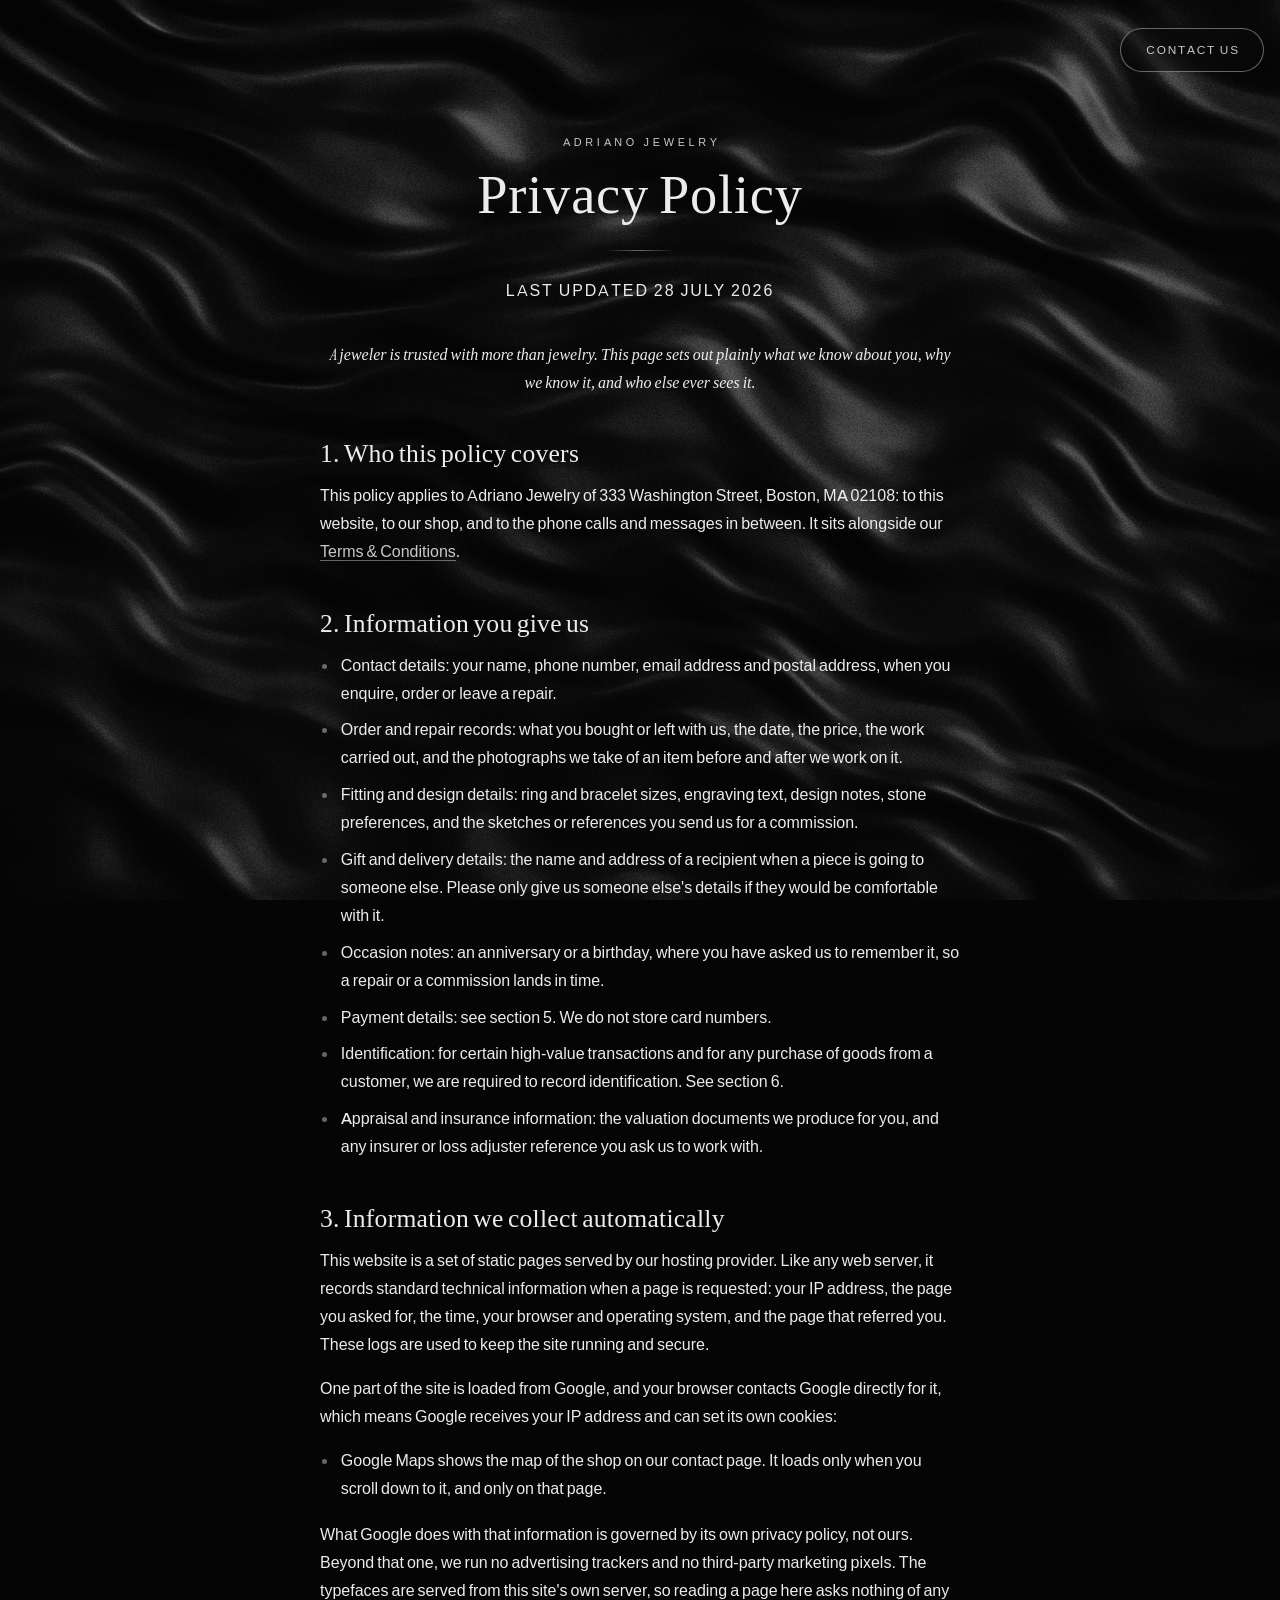
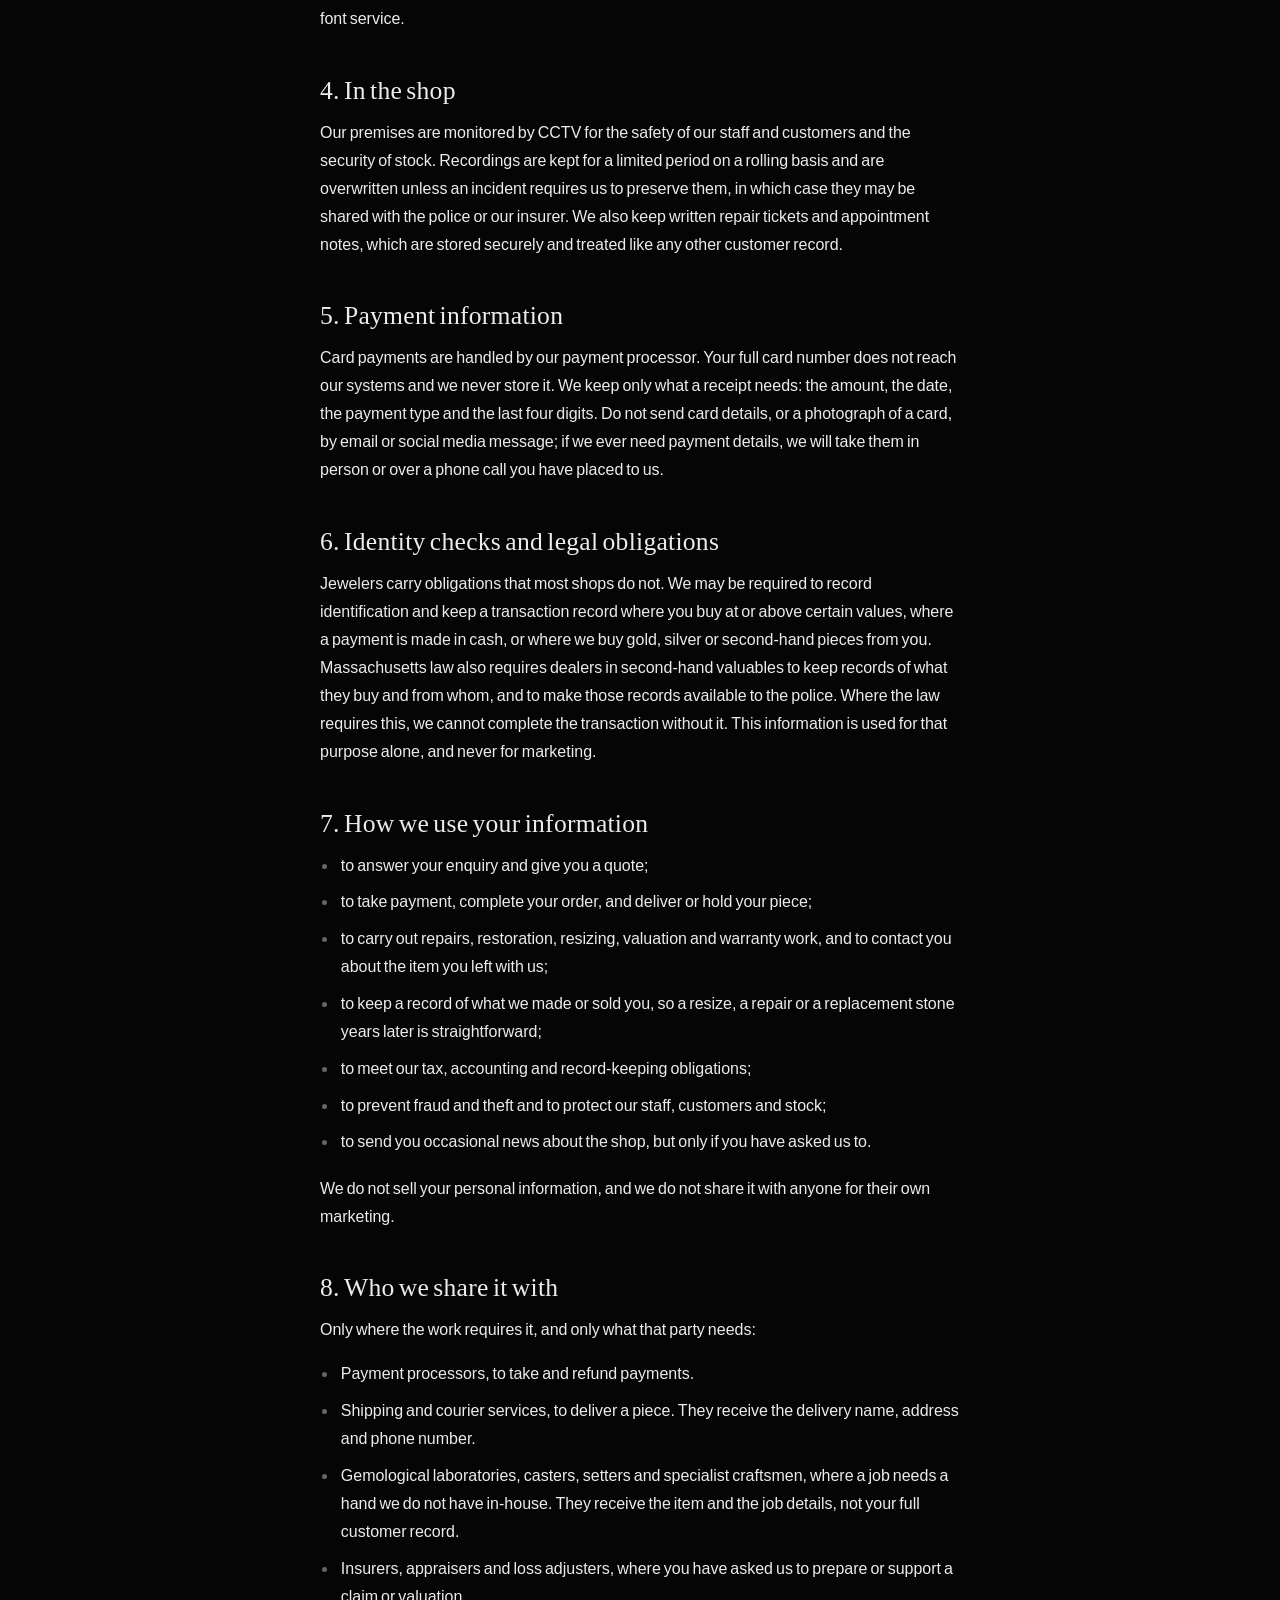
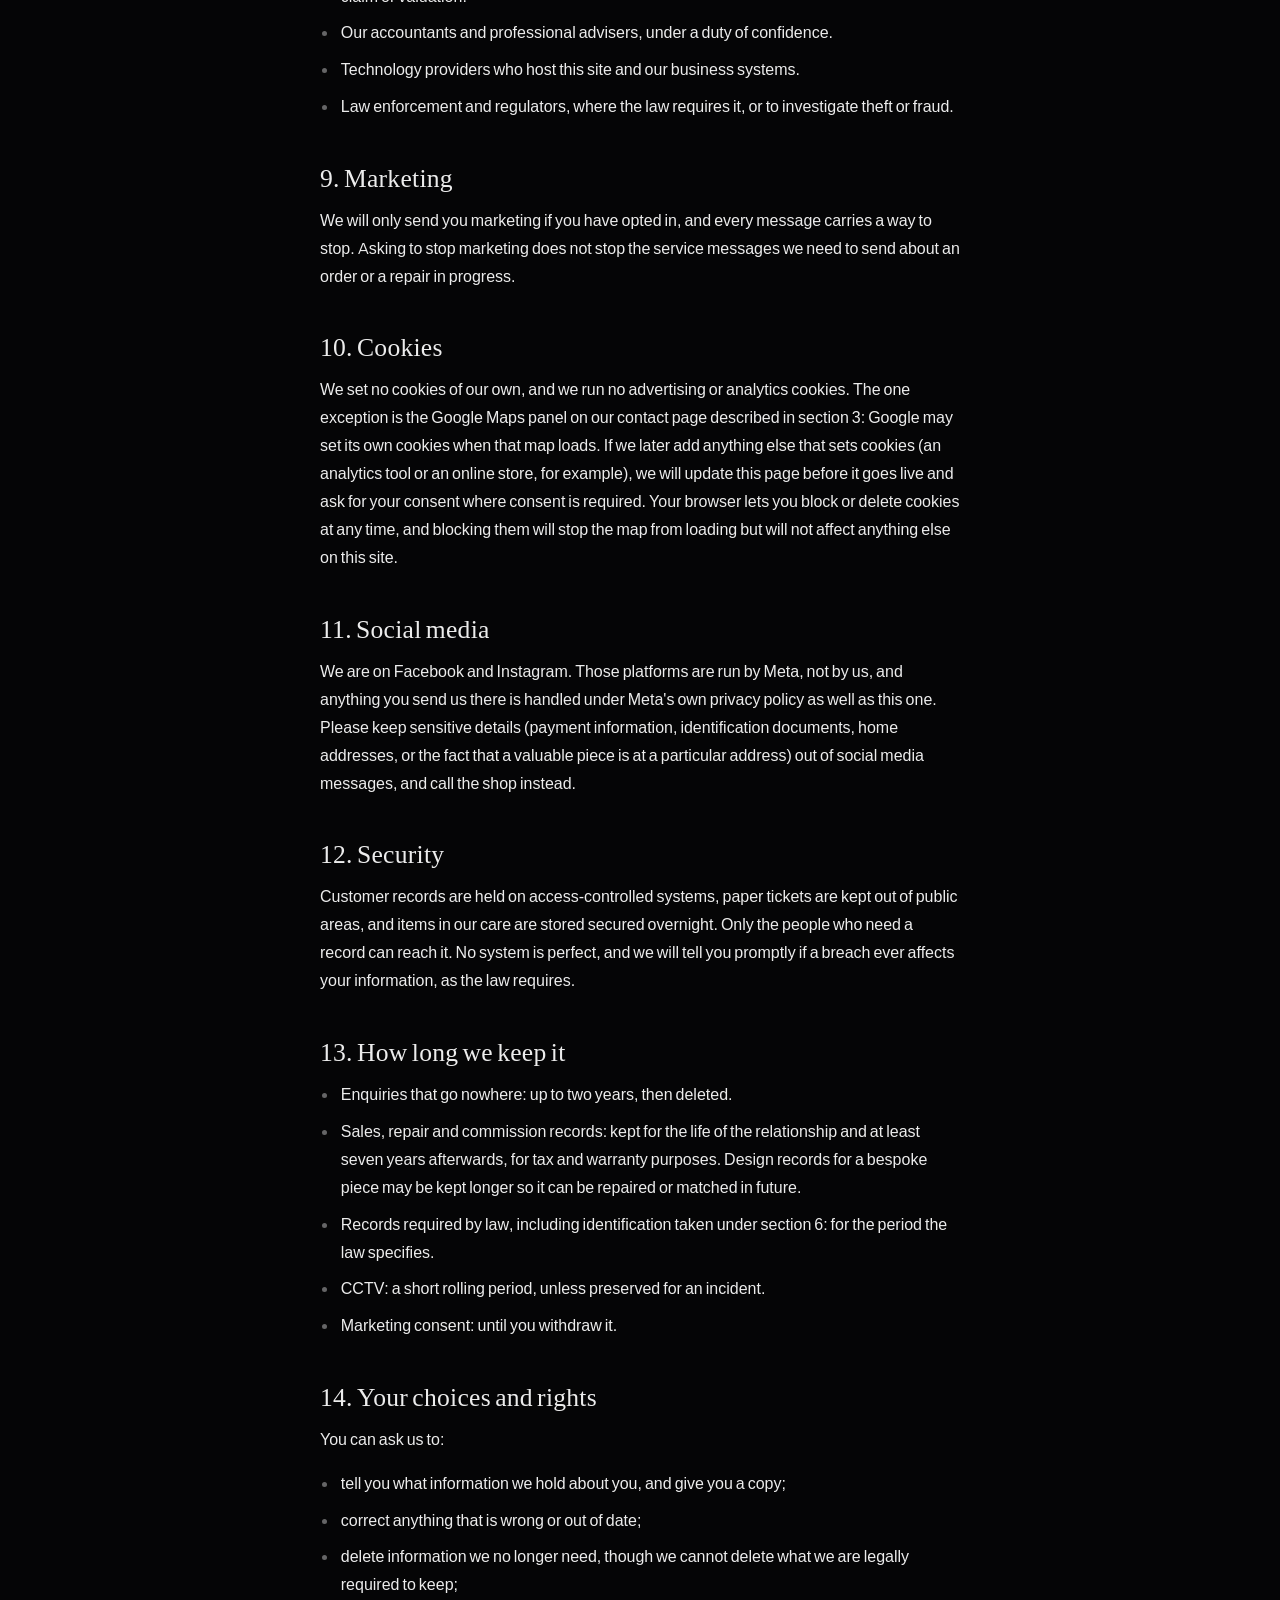
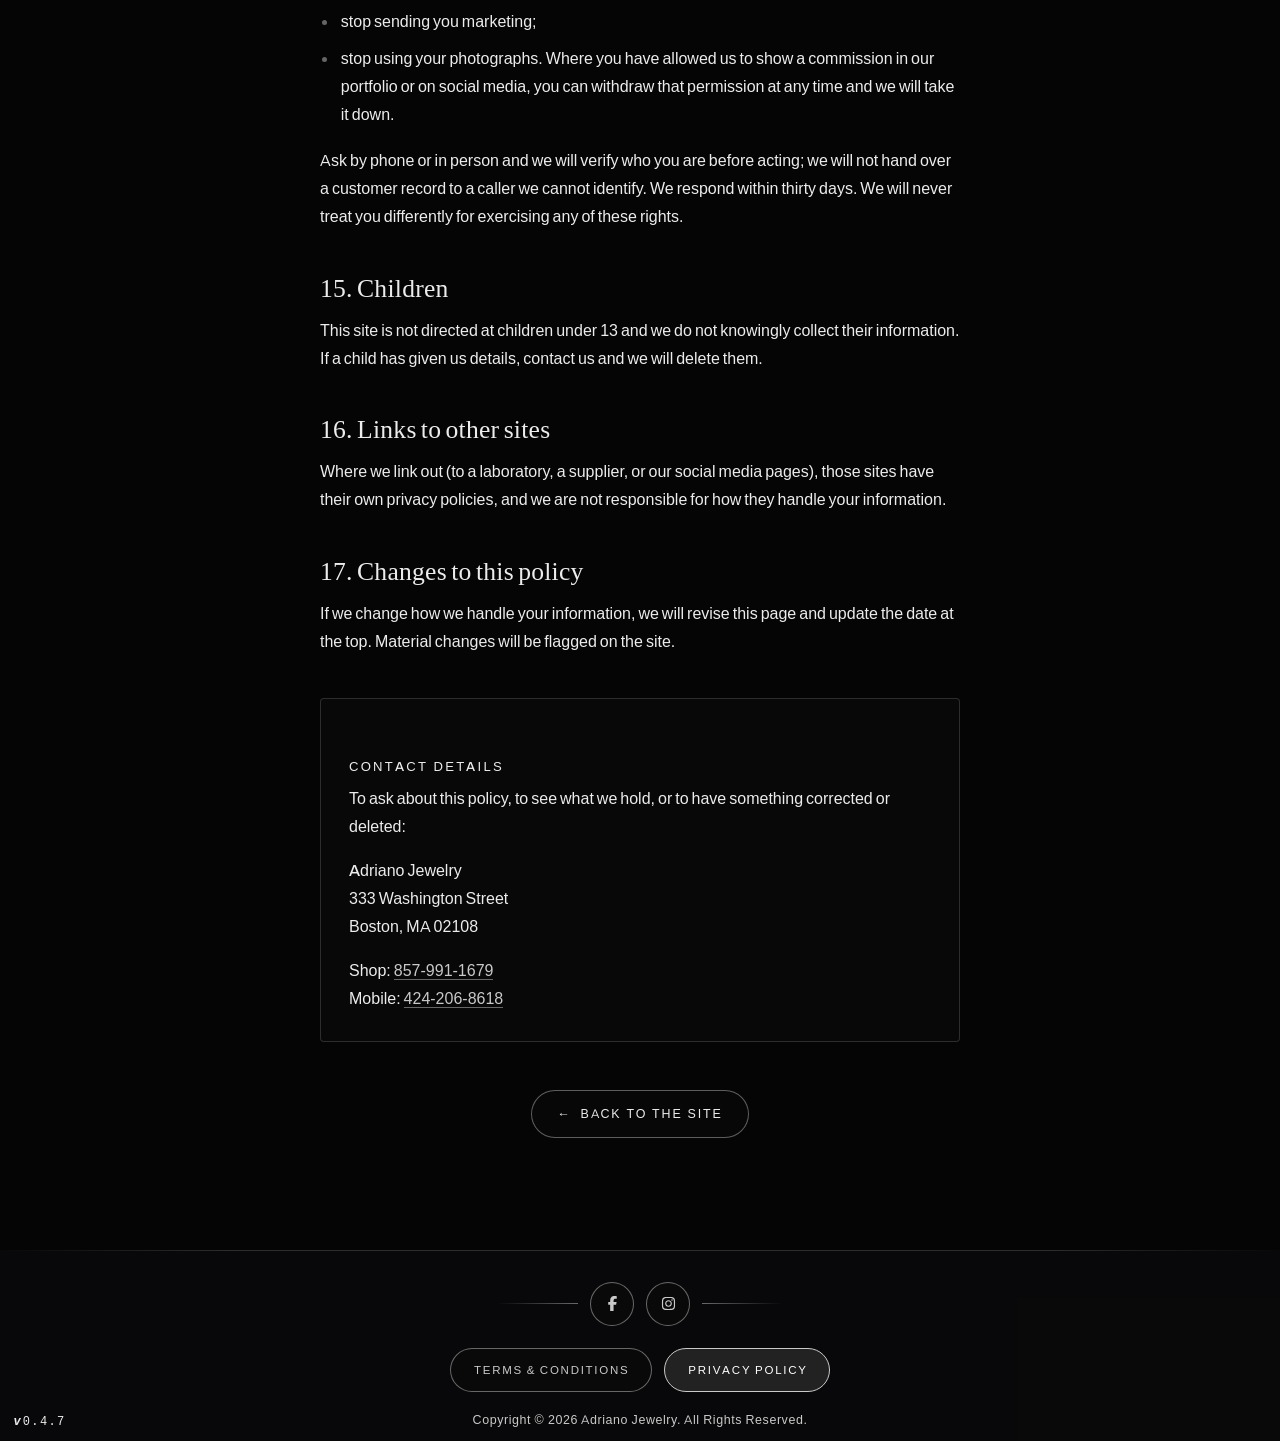
<file: privacy-policy/index.html>
<!DOCTYPE html>
<html lang="en">
  <head>
    <meta charset="utf-8" />
    <!-- viewport-fit=cover is what makes env(safe-area-inset-*) resolve on iOS. -->
    <meta name="viewport" content="width=device-width, initial-scale=1, viewport-fit=cover" />
    <title>Privacy Policy | Adriano Jewelry</title>
    <meta
      name="description"
      content="How Adriano Jewelry of Boston collects, uses, shares and protects your personal information, in the shop, on the phone and on this website."
    />
    <link rel="canonical" href="https://adrianojewelry.com/privacy-policy/" />
    <meta name="theme-color" content="#050506" />
    <link rel="icon" href="../favicon.ico" sizes="16x16 32x32 48x48" />
    <link rel="icon" href="../assets/img/favicon-192.png" type="image/png" sizes="192x192" />
    <link rel="apple-touch-icon" href="../assets/img/apple-touch-icon.png" />

    <meta property="og:type" content="website" />
    <meta property="og:site_name" content="Adriano Jewelry" />
    <meta property="og:title" content="Privacy Policy | Adriano Jewelry" />
    <meta
      property="og:description"
      content="How Adriano Jewelry of Boston collects, uses, shares and protects your personal information."
    />
    <meta property="og:url" content="https://adrianojewelry.com/privacy-policy/" />
    <meta property="og:image" content="https://adrianojewelry.com/assets/img/og.jpg" />
    <meta name="twitter:card" content="summary_large_image" />
    <link rel="stylesheet" href="../assets/css/site.css" />
  </head>
  <body>
    <main class="page">
      <!-- @partial top -->
      <div class="page-top">
        <a class="page-contact u-caps" href="../contact-us/">Contact Us</a>
      </div>
      <!-- @end top -->

      <article class="legal">
        <header class="legal__head">
          <a class="legal__eyebrow" href="../">Adriano Jewelry</a>
          <h1 class="legal__title">Privacy Policy</h1>
          <hr class="legal__rule" />
          <p class="legal__updated">Last updated 28 July 2026</p>
        </header>

        <p class="legal__intro">
          A jeweler is trusted with more than jewelry. This page sets out plainly
          what we know about you, why we know it, and who else ever sees it.
        </p>

        <h2>1. Who this policy covers</h2>
        <p>
          This policy applies to Adriano Jewelry of
          <strong>333 Washington Street, Boston, MA 02108</strong>: to this
          website, to our shop, and to the phone calls and messages in between.
          It sits alongside our
          <a href="../terms-and-conditions/">Terms &amp; Conditions</a>.
        </p>

        <h2>2. Information you give us</h2>
        <ul>
          <li>
            <strong>Contact details</strong>: your name, phone number, email
            address and postal address, when you enquire, order or leave a repair.
          </li>
          <li>
            <strong>Order and repair records</strong>: what you bought or left
            with us, the date, the price, the work carried out, and the
            photographs we take of an item before and after we work on it.
          </li>
          <li>
            <strong>Fitting and design details</strong>: ring and bracelet
            sizes, engraving text, design notes, stone preferences, and the
            sketches or references you send us for a commission.
          </li>
          <li>
            <strong>Gift and delivery details</strong>: the name and address of
            a recipient when a piece is going to someone else. Please only give
            us someone else's details if they would be comfortable with it.
          </li>
          <li>
            <strong>Occasion notes</strong>: an anniversary or a birthday, where
            you have asked us to remember it, so a repair or a commission lands
            in time.
          </li>
          <li>
            <strong>Payment details</strong>: see section 5. We do not store
            card numbers.
          </li>
          <li>
            <strong>Identification</strong>: for certain high-value transactions
            and for any purchase of goods from a customer, we are required to
            record identification. See section 6.
          </li>
          <li>
            <strong>Appraisal and insurance information</strong>: the valuation
            documents we produce for you, and any insurer or loss adjuster
            reference you ask us to work with.
          </li>
        </ul>

        <h2>3. Information we collect automatically</h2>
        <p>
          This website is a set of static pages served by our hosting provider.
          Like any web server, it records standard technical information when a
          page is requested: your IP address, the page you asked for, the time,
          your browser and operating system, and the page that referred you.
          These logs are used to keep the site running and secure.
        </p>
        <p>
          One part of the site is loaded from Google, and your browser contacts
          Google directly for it, which means Google receives your IP address
          and can set its own cookies:
        </p>
        <ul>
          <li>
            <strong>Google Maps</strong> shows the map of the shop on our
            contact page. It loads only when you scroll down to it, and only on
            that page.
          </li>
        </ul>
        <p>
          What Google does with that information is governed by its own privacy
          policy, not ours. Beyond that one, we run no advertising trackers and
          no third-party marketing pixels. The typefaces are served from this
          site's own server, so reading a page here asks nothing of any font
          service.
        </p>

        <h2>4. In the shop</h2>
        <p>
          Our premises are monitored by <strong>CCTV</strong> for the safety of
          our staff and customers and the security of stock. Recordings are kept
          for a limited period on a rolling basis and are overwritten unless an
          incident requires us to preserve them, in which case they may be shared
          with the police or our insurer. We also keep written repair tickets and
          appointment notes, which are stored securely and treated like any other
          customer record.
        </p>

        <h2>5. Payment information</h2>
        <p>
          Card payments are handled by our payment processor. Your full card
          number does not reach our systems and we never store it. We keep only
          what a receipt needs: the amount, the date, the payment type and the
          last four digits. Do not send card details, or a photograph of a card,
          by email or social media message; if we ever need payment details, we
          will take them in person or over a phone call you have placed to us.
        </p>

        <h2>6. Identity checks and legal obligations</h2>
        <p>
          Jewelers carry obligations that most shops do not. We may be required
          to record identification and keep a transaction record where you buy at
          or above certain values, where a payment is made in cash, or where we
          buy gold, silver or second-hand pieces from you. Massachusetts law
          also requires dealers in second-hand valuables to keep records of what
          they buy and from whom, and to make those records available to the
          police. Where the law requires this, we cannot complete the transaction
          without it. This information is used for that purpose alone, and never
          for marketing.
        </p>

        <h2>7. How we use your information</h2>
        <ul>
          <li>to answer your enquiry and give you a quote;</li>
          <li>
            to take payment, complete your order, and deliver or hold your piece;
          </li>
          <li>
            to carry out repairs, restoration, resizing, valuation and warranty
            work, and to contact you about the item you left with us;
          </li>
          <li>
            to keep a record of what we made or sold you, so a resize, a repair
            or a replacement stone years later is straightforward;
          </li>
          <li>to meet our tax, accounting and record-keeping obligations;</li>
          <li>
            to prevent fraud and theft and to protect our staff, customers and
            stock;
          </li>
          <li>
            to send you occasional news about the shop, but only if you have
            asked us to.
          </li>
        </ul>
        <p>
          We do not sell your personal information, and we do not share it with
          anyone for their own marketing.
        </p>

        <h2>8. Who we share it with</h2>
        <p>Only where the work requires it, and only what that party needs:</p>
        <ul>
          <li>
            <strong>Payment processors</strong>, to take and refund payments.
          </li>
          <li>
            <strong>Shipping and courier services</strong>, to deliver a piece.
            They receive the delivery name, address and phone number.
          </li>
          <li>
            <strong>Gemological laboratories, casters, setters and specialist
            craftsmen</strong>, where a job needs a hand we do not have in-house.
            They receive the item and the job details, not your full customer
            record.
          </li>
          <li>
            <strong>Insurers, appraisers and loss adjusters</strong>, where you
            have asked us to prepare or support a claim or valuation.
          </li>
          <li>
            <strong>Our accountants and professional advisers</strong>, under a
            duty of confidence.
          </li>
          <li>
            <strong>Technology providers</strong> who host this site and our
            business systems.
          </li>
          <li>
            <strong>Law enforcement and regulators</strong>, where the law
            requires it, or to investigate theft or fraud.
          </li>
        </ul>

        <h2>9. Marketing</h2>
        <p>
          We will only send you marketing if you have opted in, and every message
          carries a way to stop. Asking to stop marketing does not stop the
          service messages we need to send about an order or a repair in
          progress.
        </p>

        <h2>10. Cookies</h2>
        <p>
          We set no cookies of our own, and we run no advertising or analytics
          cookies. The one exception is the Google Maps panel on our contact
          page described in section 3: Google may set its own cookies when that
          map loads. If we later add anything else that sets cookies (an
          analytics tool or an online store, for example), we will update this
          page before it goes live and ask for your consent where consent is
          required. Your browser lets you block or delete cookies at any time,
          and blocking them will stop the map from loading but will not affect
          anything else on this site.
        </p>

        <h2>11. Social media</h2>
        <p>
          We are on Facebook and Instagram. Those platforms are run by Meta, not
          by us, and anything you send us there is handled under Meta's own
          privacy policy as well as this one. Please keep sensitive details
          (payment information, identification documents, home addresses, or
          the fact that a valuable piece is at a particular address) out of
          social media messages, and call the shop instead.
        </p>

        <h2>12. Security</h2>
        <p>
          Customer records are held on access-controlled systems, paper tickets
          are kept out of public areas, and items in our care are stored secured
          overnight. Only the people who need a record can reach it. No system is
          perfect, and we will tell you promptly if a breach ever affects your
          information, as the law requires.
        </p>

        <h2>13. How long we keep it</h2>
        <ul>
          <li>
            <strong>Enquiries that go nowhere</strong>: up to two years, then
            deleted.
          </li>
          <li>
            <strong>Sales, repair and commission records</strong>: kept for the
            life of the relationship and at least seven years afterwards, for tax
            and warranty purposes. Design records for a bespoke piece may be kept
            longer so it can be repaired or matched in future.
          </li>
          <li>
            <strong>Records required by law</strong>, including
            identification taken under section 6: for the period the law
            specifies.
          </li>
          <li>
            <strong>CCTV</strong>: a short rolling period, unless preserved for
            an incident.
          </li>
          <li>
            <strong>Marketing consent</strong>: until you withdraw it.
          </li>
        </ul>

        <h2>14. Your choices and rights</h2>
        <p>You can ask us to:</p>
        <ul>
          <li>tell you what information we hold about you, and give you a copy;</li>
          <li>correct anything that is wrong or out of date;</li>
          <li>
            delete information we no longer need, though we cannot delete what
            we are legally required to keep;
          </li>
          <li>stop sending you marketing;</li>
          <li>
            stop using your photographs. Where you have allowed us to show a
            commission in our portfolio or on social media, you can withdraw that
            permission at any time and we will take it down.
          </li>
        </ul>
        <p>
          Ask by phone or in person and we will verify who you are before
          acting; we will not hand over a customer record to a caller we cannot
          identify. We respond within thirty days. We will never treat you
          differently for exercising any of these rights.
        </p>

        <h2>15. Children</h2>
        <p>
          This site is not directed at children under 13 and we do not knowingly
          collect their information. If a child has given us details, contact us
          and we will delete them.
        </p>

        <h2>16. Links to other sites</h2>
        <p>
          Where we link out (to a laboratory, a supplier, or our social media
          pages), those sites have their own privacy policies, and we are not
          responsible for how they handle your information.
        </p>

        <h2>17. Changes to this policy</h2>
        <p>
          If we change how we handle your information, we will revise this page
          and update the date at the top. Material changes will be flagged on the
          site.
        </p>

        <div class="legal__contact">
          <h3>Contact details</h3>
          <p>
            To ask about this policy, to see what we hold, or to have something
            corrected or deleted:
          </p>
          <p>
            <strong>Adriano Jewelry</strong><br />
            333 Washington Street<br />
            Boston, MA 02108
          </p>
          <p>
            Shop: <a href="tel:+18579911679">857-991-1679</a><br />
            Mobile: <a href="tel:+14242068618">424-206-8618</a>
          </p>
        </div>

        <p class="legal__foot">
          <a class="legal__home" href="../">
            <span aria-hidden="true">&#8592;</span>
            <span class="u-caps">Back to the site</span>
          </a>
        </p>
      </article>
    </main>

    <!-- @partial footer -->
    <!-- THE GROUND, stamped into every page from here.

         It lives in the footer partial rather than in a region of its own because
         the footer is the one slot every page on the site fills, index.html
         included, and the site's rule is that shared chrome is authored once. Its
         position in the markup does not matter: the layer is fixed and sits at
         z-index -1, behind everything, whatever order it is declared in.

         assets/js/velvet.js paints the silk into this element ONCE and then throws
         its WebGL context away. It is deferred, so it never blocks the parse and
         never competes with the landing film's own module for the main thread
         while the loader is up. With scripting off, or on a device with no WebGL,
         this div stays empty and every page stands on the flat --paper underneath
         it, which is the ground the site shipped before v0.3.7 and is complete on
         its own. -->
    <div class="velvet" id="velvet" aria-hidden="true"></div>
    <script src="../assets/js/velvet.js" defer></script>

    <footer class="site-footer">
      <div class="site-footer__inner">
        <div class="site-social">
          <span class="site-social__rule" aria-hidden="true"></span>
          <nav class="site-social__links" aria-label="Adriano Jewelry on social media">
            <a
              class="site-social__link"
              href="https://www.facebook.com/profile.php?id=100095448876299"
              target="_blank"
              rel="noopener noreferrer"
              aria-label="Adriano Jewelry on Facebook"
            >
              <svg viewBox="0 0 320 512" aria-hidden="true" focusable="false">
                <path d="M80 299.3V512h116V299.3h86.5l18-97.8H196v-33.3c0-51.6 20.2-71.8 72.5-71.8 16.3 0 29.4.4 37 1.2V7.9C291.4 4 256.4 0 236.2 0 129.3 0 80 50.5 80 159.4v42.1H14v97.8h66z"/>
              </svg>
            </a>
            <a
              class="site-social__link"
              href="https://www.instagram.com/adrianojewelry"
              target="_blank"
              rel="noopener noreferrer"
              aria-label="Adriano Jewelry on Instagram"
            >
              <svg viewBox="0 0 448 512" aria-hidden="true" focusable="false">
                <path d="M224.1 141c-63.6 0-114.9 51.3-114.9 114.9s51.3 114.9 114.9 114.9S339 319.5 339 255.9 287.7 141 224.1 141zm0 189.6c-41.1 0-74.7-33.5-74.7-74.7s33.5-74.7 74.7-74.7 74.7 33.5 74.7 74.7-33.6 74.7-74.7 74.7zm146.4-194.3c0 14.9-12 26.8-26.8 26.8-14.9 0-26.8-12-26.8-26.8s12-26.8 26.8-26.8 26.8 12 26.8 26.8zm76.1 27.2c-1.7-35.9-9.9-67.7-36.2-93.9-26.2-26.2-58-34.4-93.9-36.2-37-2.1-147.9-2.1-184.9 0-35.8 1.7-67.6 9.9-93.9 36.1s-34.4 58-36.2 93.9c-2.1 37-2.1 147.9 0 184.9 1.7 35.9 9.9 67.7 36.2 93.9s58 34.4 93.9 36.2c37 2.1 147.9 2.1 184.9 0 35.9-1.7 67.7-9.9 93.9-36.2 26.2-26.2 34.4-58 36.2-93.9 2.1-37 2.1-147.8 0-184.8zM398.8 388c-7.8 19.6-22.9 34.7-42.6 42.6-29.5 11.7-99.5 9-132.1 9s-102.7 2.6-132.1-9c-19.6-7.8-34.7-22.9-42.6-42.6-11.7-29.5-9-99.5-9-132.1s-2.6-102.7 9-132.1c7.8-19.6 22.9-34.7 42.6-42.6 29.5-11.7 99.5-9 132.1-9s102.7-2.6 132.1 9c19.6 7.8 34.7 22.9 42.6 42.6 11.7 29.5 9 99.5 9 132.1s2.7 102.7-9 132.1z"/>
              </svg>
            </a>
          </nav>
          <span class="site-social__rule" aria-hidden="true"></span>
        </div>

        <nav class="site-footer__nav" aria-label="Legal">
          <a class="site-footer__link u-caps" href="../terms-and-conditions/"
            >Terms &amp; Conditions</a
          >
          <a class="site-footer__link u-caps" href="../privacy-policy/" aria-current="page"
            >Privacy Policy</a
          >
        </nav>

        <div class="site-footer__meta">
          <p class="site-footer__version"><span class="site-footer__v">v</span>0.4.7</p>
          <!-- The year is authored here as a literal and corrected at runtime by
               the script below. Stamping it from Date() at build time instead would
               make `build.js --check` fail every New Year's Day and block the
               deploy until somebody rebuilt; deriving it only in script would show
               nothing at all with JavaScript off. This way the markup is always
               complete, the check never drifts, and every visitor with scripting on
               sees the true year. -->
          <p class="site-footer__copy">
            Copyright &copy; <span data-year>2026</span> Adriano Jewelry. All Rights
            Reserved.
          </p>
        </div>
      </div>
      <!-- Inline rather than assets/js/year.js, which this partial used to load.
           Every inner page is plain HTML and CSS with no external script, so each
           opens correctly straight off the filesystem: a file:// page fetches no
           .js at all (the landing page alone loads its renderer, and hides all of
           it when scripting is off). Four lines carried in the markup cost less than a
           request, and the DOM is left untouched for the whole of the year the
           page was last built in. -->
      <script>
        (function () {
          "use strict";
          var now = String(new Date().getFullYear());
          var nodes = document.querySelectorAll("[data-year]");
          for (var i = 0; i < nodes.length; i++) {
            if (nodes[i].textContent !== now) nodes[i].textContent = now;
          }
        })();
      </script>
    </footer>
    <!-- @end footer -->
  </body>
</html>
</file>
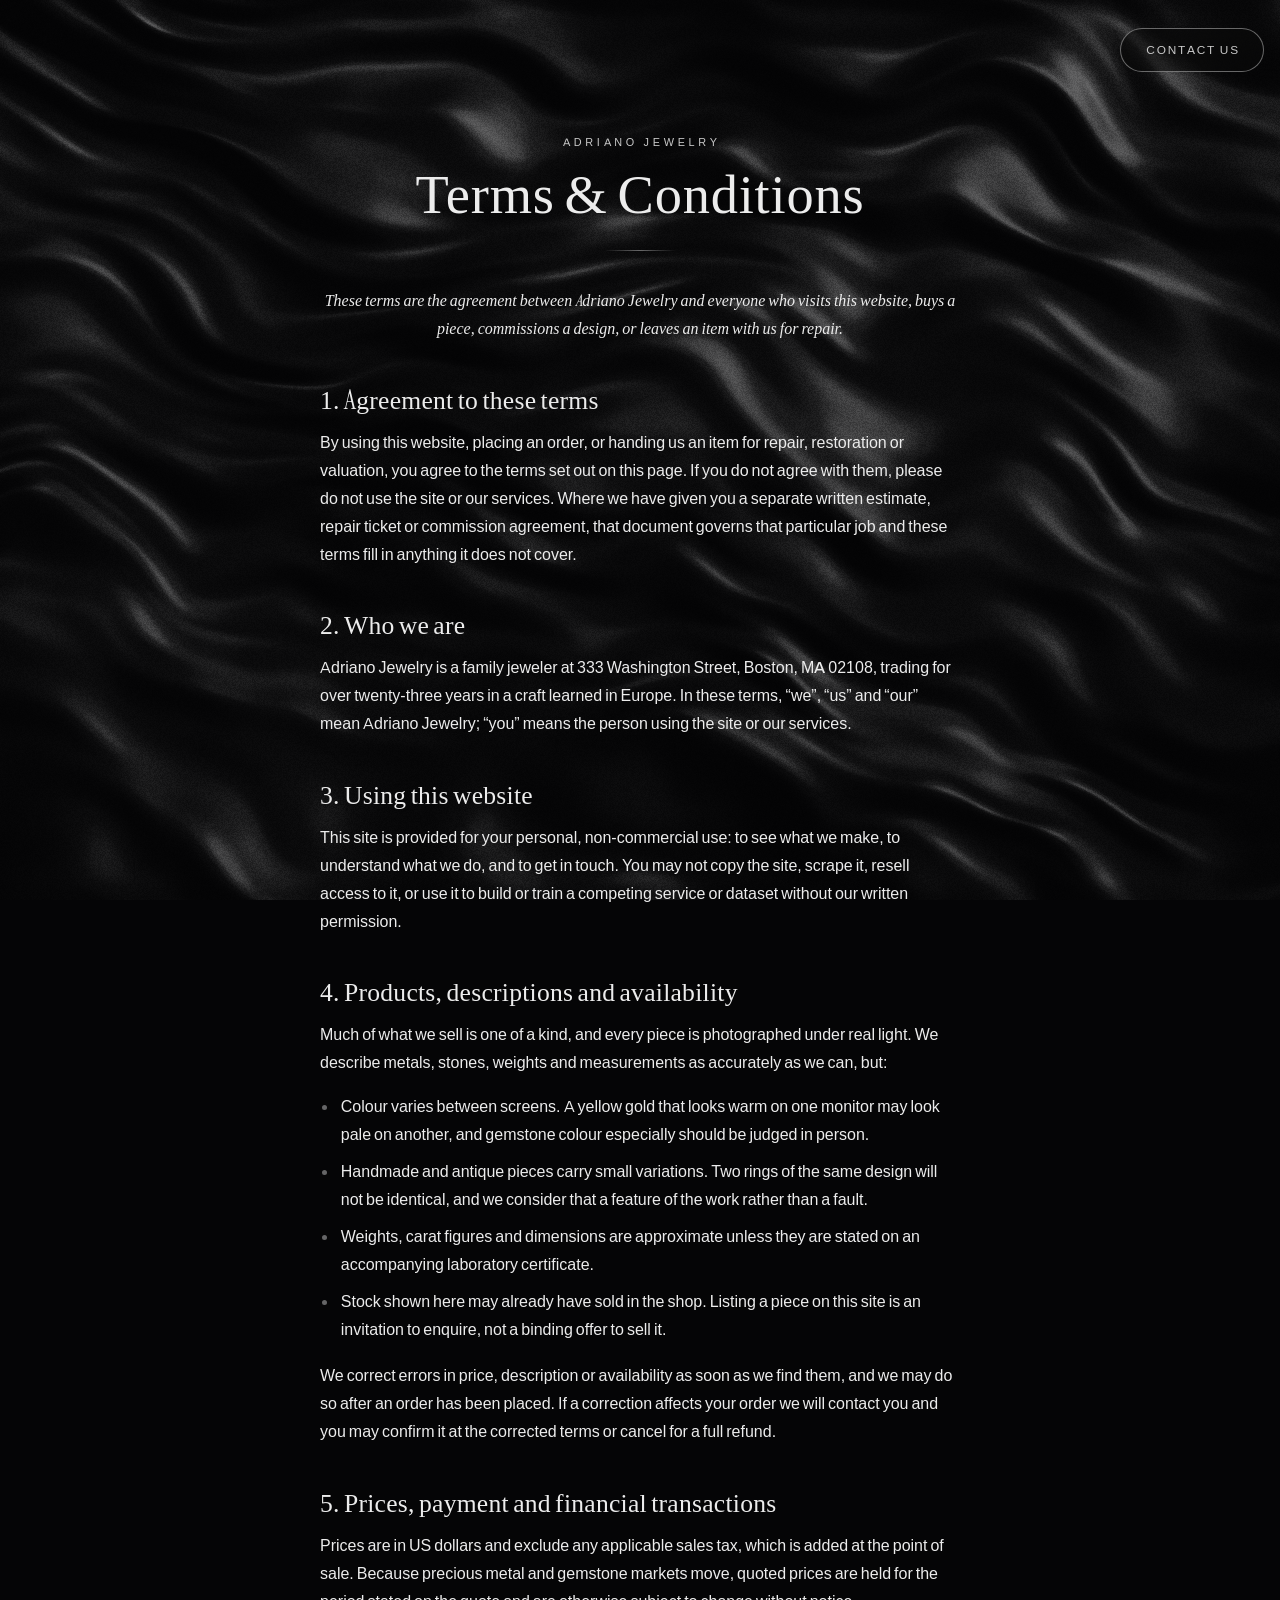
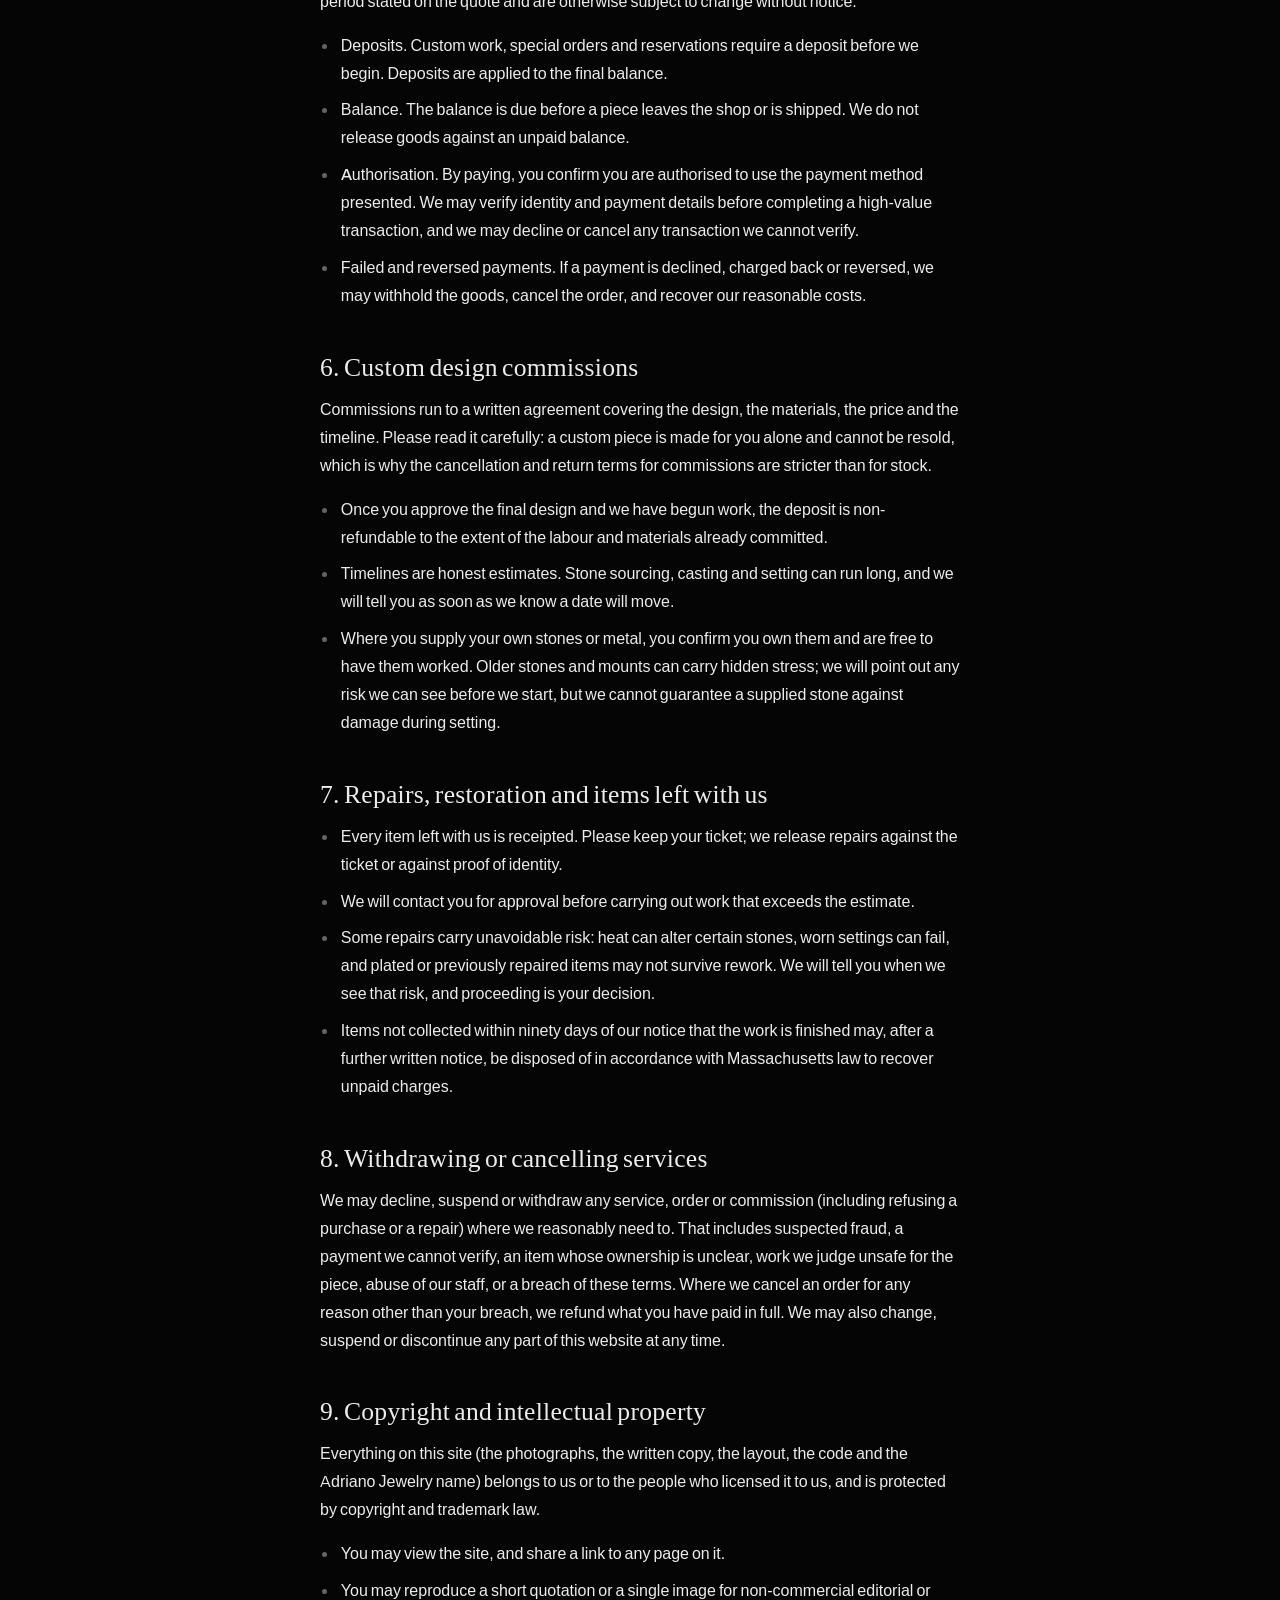
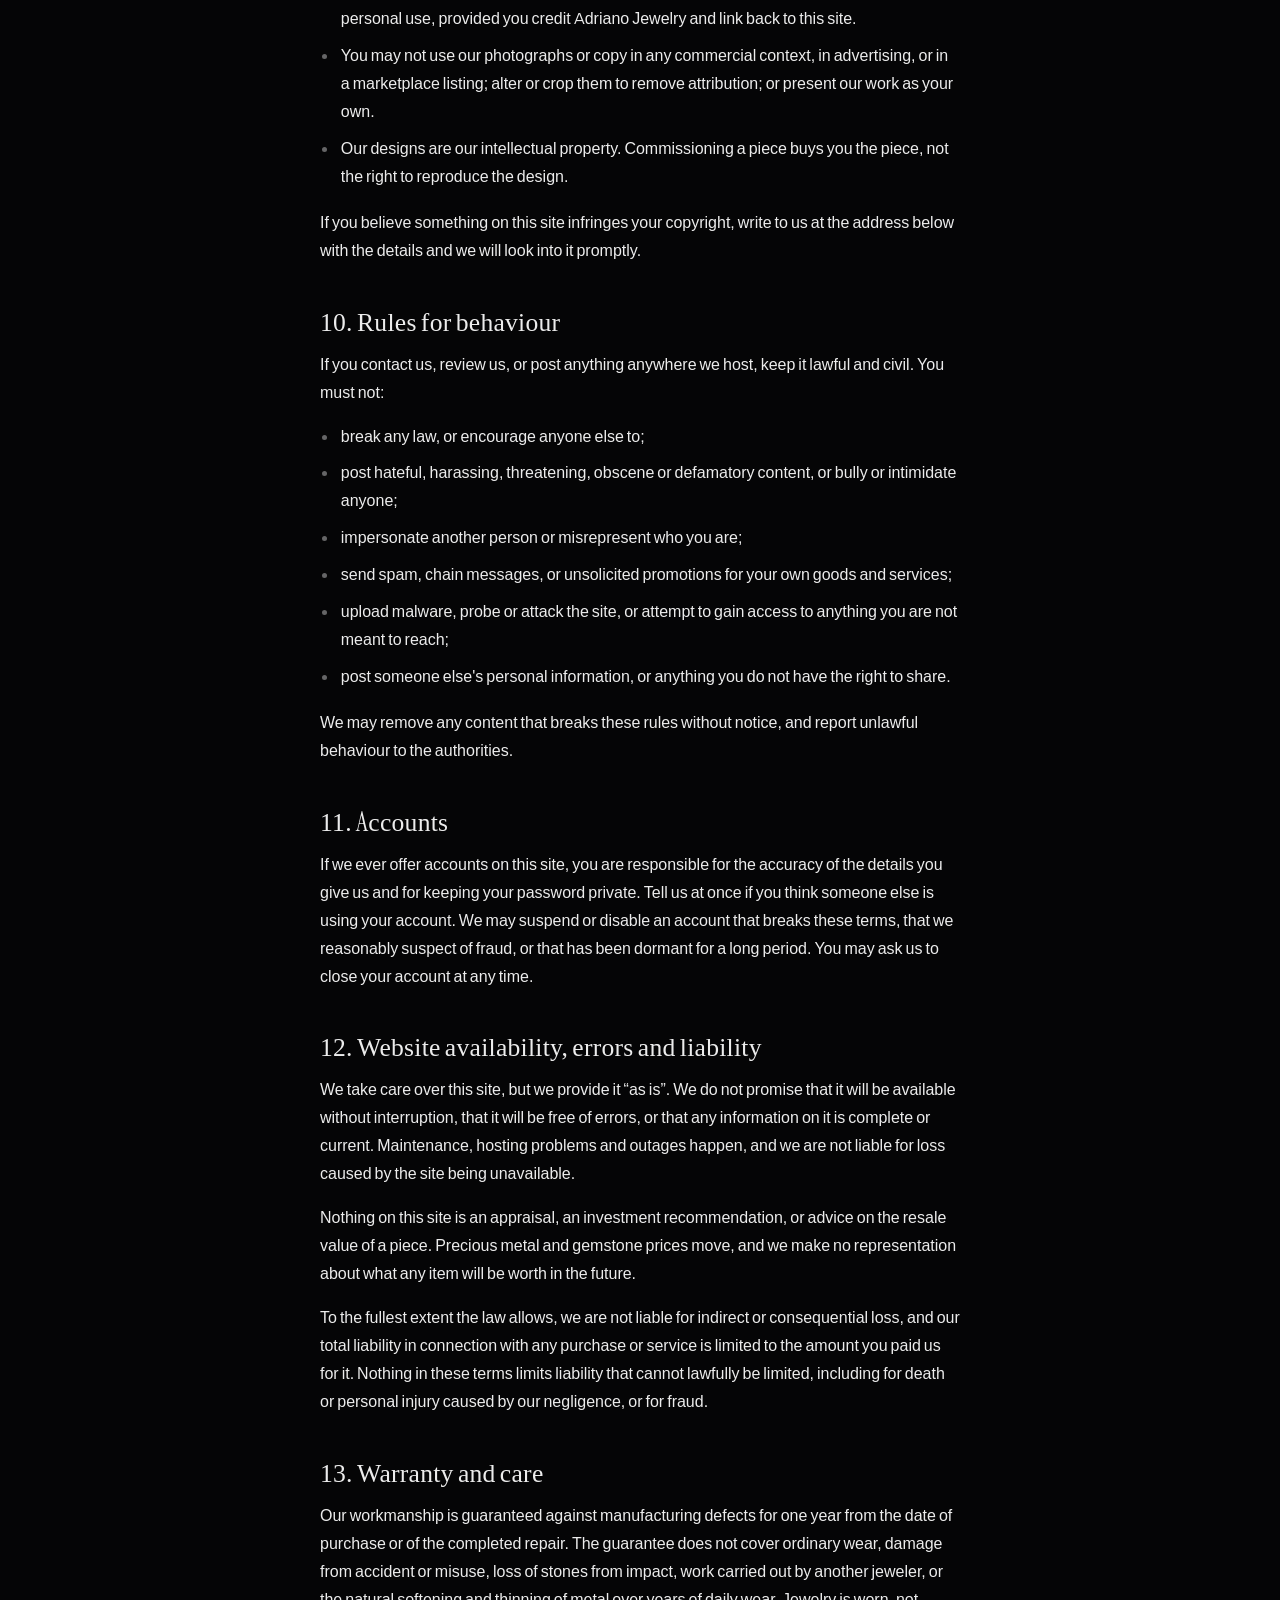
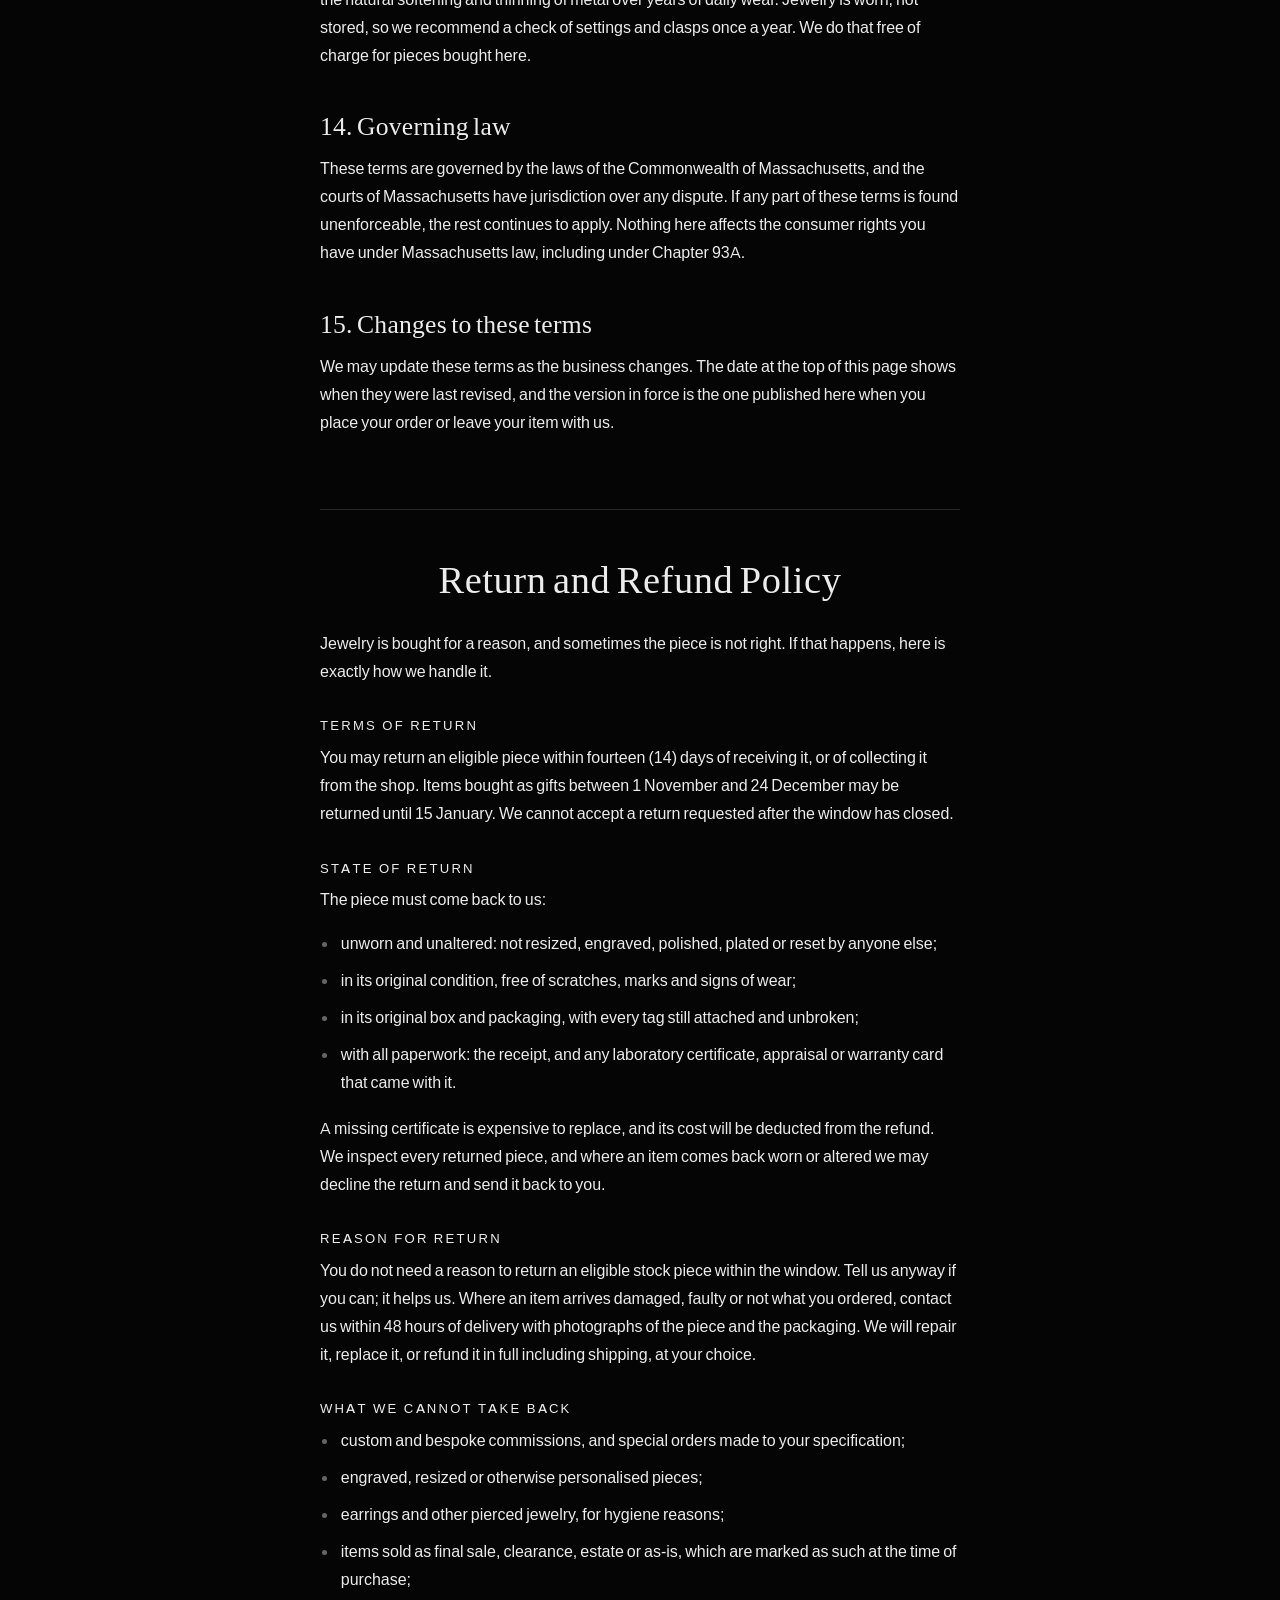
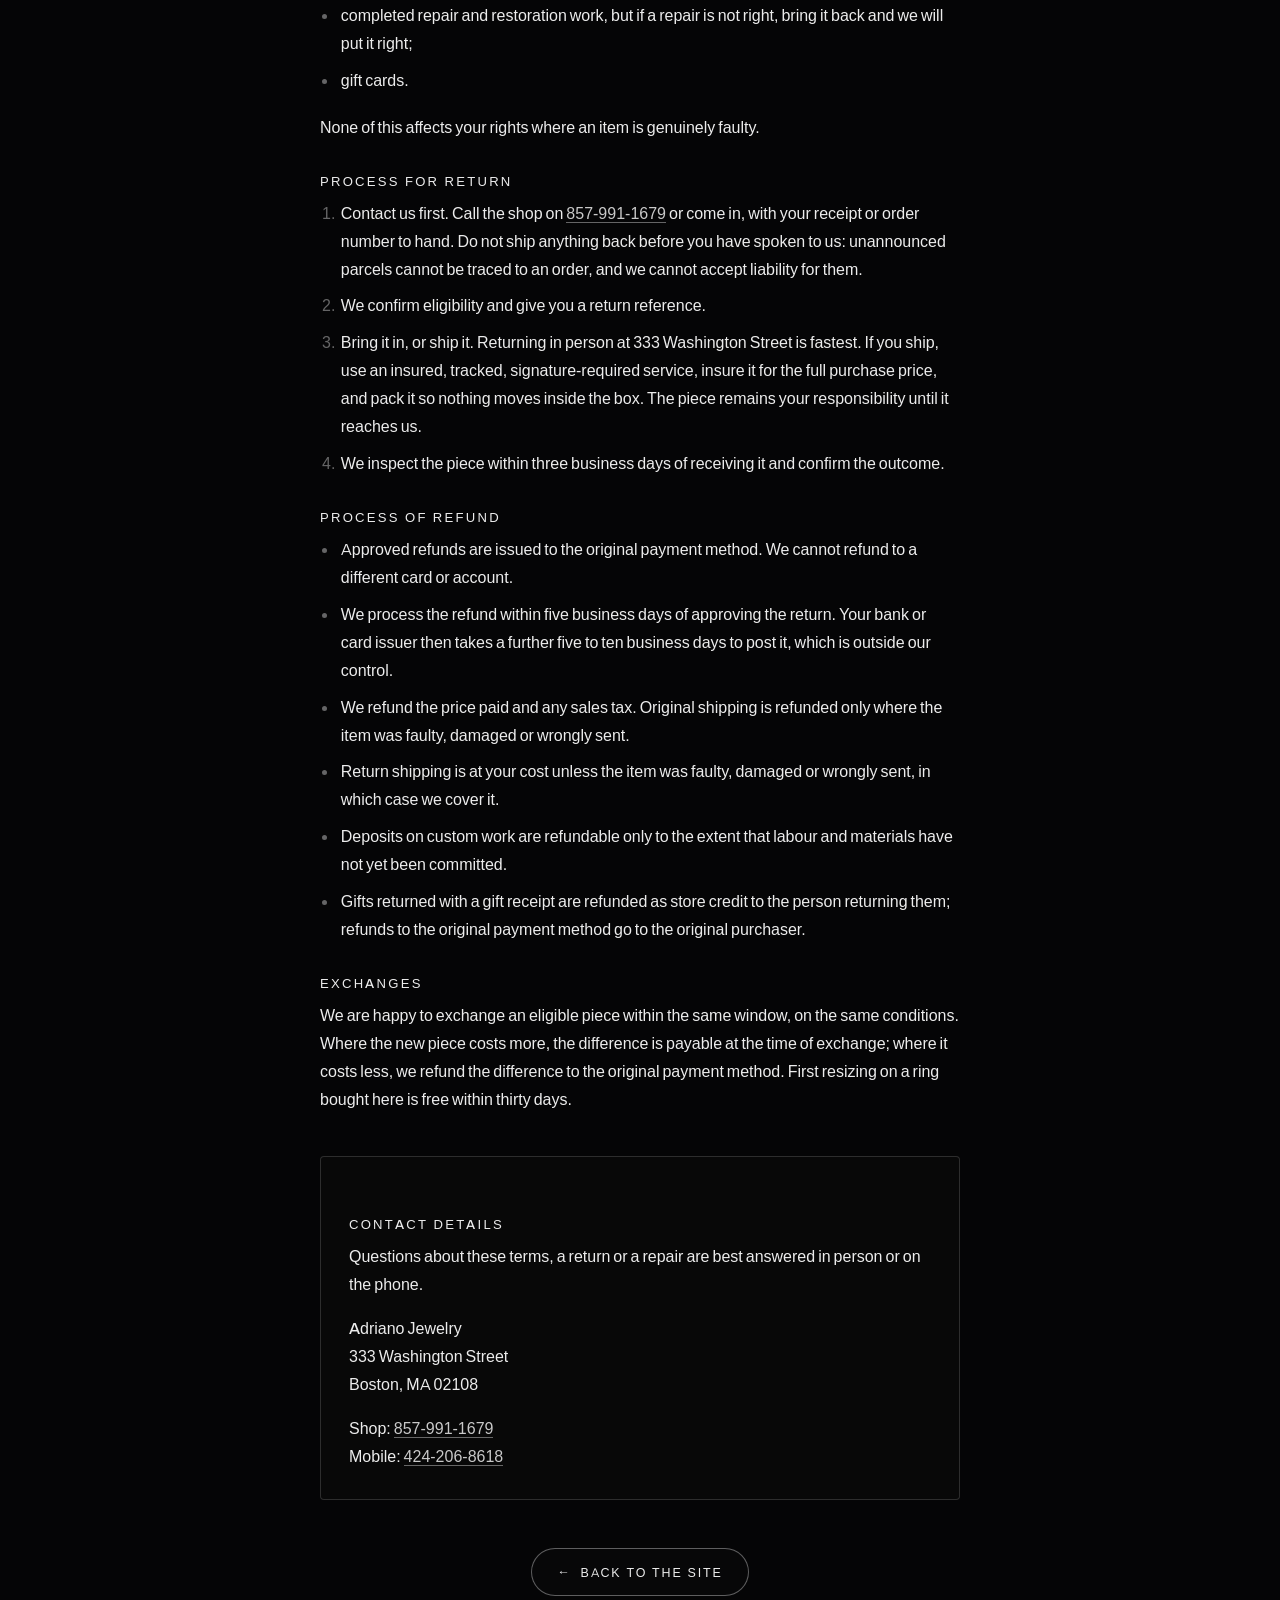
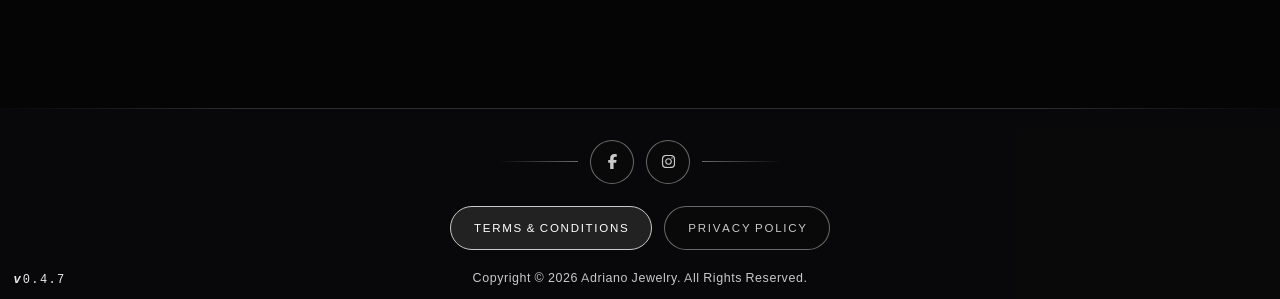
<file: terms-and-conditions/index.html>
<!DOCTYPE html>
<html lang="en">
  <head>
    <meta charset="utf-8" />
    <!-- viewport-fit=cover is what makes env(safe-area-inset-*) resolve on iOS. -->
    <meta name="viewport" content="width=device-width, initial-scale=1, viewport-fit=cover" />
    <title>Terms &amp; Conditions | Adriano Jewelry</title>
    <meta
      name="description"
      content="The terms that govern purchases, custom commissions and repairs at Adriano Jewelry, 333 Washington Street, Boston, including our return and refund policy."
    />
    <link rel="canonical" href="https://adrianojewelry.com/terms-and-conditions/" />
    <meta name="theme-color" content="#050506" />
    <link rel="icon" href="../favicon.ico" sizes="16x16 32x32 48x48" />
    <link rel="icon" href="../assets/img/favicon-192.png" type="image/png" sizes="192x192" />
    <link rel="apple-touch-icon" href="../assets/img/apple-touch-icon.png" />

    <meta property="og:type" content="website" />
    <meta property="og:site_name" content="Adriano Jewelry" />
    <meta property="og:title" content="Terms &amp; Conditions | Adriano Jewelry" />
    <meta
      property="og:description"
      content="The terms that govern purchases, custom commissions and repairs at Adriano Jewelry, Boston."
    />
    <meta property="og:url" content="https://adrianojewelry.com/terms-and-conditions/" />
    <meta property="og:image" content="https://adrianojewelry.com/assets/img/og.jpg" />
    <meta name="twitter:card" content="summary_large_image" />
    <link rel="stylesheet" href="../assets/css/site.css" />
  </head>
  <body>
    <main class="page">
      <!-- @partial top -->
      <div class="page-top">
        <a class="page-contact u-caps" href="../contact-us/">Contact Us</a>
      </div>
      <!-- @end top -->

      <article class="legal">
        <header class="legal__head">
          <a class="legal__eyebrow" href="../">Adriano Jewelry</a>
          <h1 class="legal__title">Terms &amp; Conditions</h1>
          <hr class="legal__rule" />
        </header>

        <p class="legal__intro">
          These terms are the agreement between Adriano Jewelry and everyone who
          visits this website, buys a piece, commissions a design, or leaves an
          item with us for repair.
        </p>

        <h2>1. Agreement to these terms</h2>
        <p>
          By using this website, placing an order, or handing us an item for
          repair, restoration or valuation, you agree to the terms set out on
          this page. If you do not agree with them, please do not use the site
          or our services. Where we have given you a separate written estimate,
          repair ticket or commission agreement, that document governs that
          particular job and these terms fill in anything it does not cover.
        </p>

        <h2>2. Who we are</h2>
        <p>
          Adriano Jewelry is a family jeweler at
          <strong>333 Washington Street, Boston, MA 02108</strong>, trading for
          over twenty-three years in a craft learned in Europe. In these terms,
          &ldquo;we&rdquo;, &ldquo;us&rdquo; and &ldquo;our&rdquo; mean Adriano
          Jewelry; &ldquo;you&rdquo; means the person using the site or our
          services.
        </p>

        <h2>3. Using this website</h2>
        <p>
          This site is provided for your personal, non-commercial use: to see
          what we make, to understand what we do, and to get in touch. You may
          not copy the site, scrape it, resell access to it, or use it to build
          or train a competing service or dataset without our written
          permission.
        </p>

        <h2>4. Products, descriptions and availability</h2>
        <p>
          Much of what we sell is one of a kind, and every piece is photographed
          under real light. We describe metals, stones, weights and measurements
          as accurately as we can, but:
        </p>
        <ul>
          <li>
            Colour varies between screens. A yellow gold that looks warm on one
            monitor may look pale on another, and gemstone colour especially
            should be judged in person.
          </li>
          <li>
            Handmade and antique pieces carry small variations. Two rings of the
            same design will not be identical, and we consider that a feature of
            the work rather than a fault.
          </li>
          <li>
            Weights, carat figures and dimensions are approximate unless they
            are stated on an accompanying laboratory certificate.
          </li>
          <li>
            Stock shown here may already have sold in the shop. Listing a piece
            on this site is an invitation to enquire, not a binding offer to
            sell it.
          </li>
        </ul>
        <p>
          We correct errors in price, description or availability as soon as we
          find them, and we may do so after an order has been placed. If a
          correction affects your order we will contact you and you may confirm
          it at the corrected terms or cancel for a full refund.
        </p>

        <h2>5. Prices, payment and financial transactions</h2>
        <p>
          Prices are in US dollars and exclude any applicable sales tax, which
          is added at the point of sale. Because precious metal and gemstone
          markets move, quoted prices are held for the period stated on the
          quote and are otherwise subject to change without notice.
        </p>
        <ul>
          <li>
            <strong>Deposits.</strong> Custom work, special orders and
            reservations require a deposit before we begin. Deposits are applied
            to the final balance.
          </li>
          <li>
            <strong>Balance.</strong> The balance is due before a piece leaves
            the shop or is shipped. We do not release goods against an unpaid
            balance.
          </li>
          <li>
            <strong>Authorisation.</strong> By paying, you confirm you are
            authorised to use the payment method presented. We may verify
            identity and payment details before completing a high-value
            transaction, and we may decline or cancel any transaction we cannot
            verify.
          </li>
          <li>
            <strong>Failed and reversed payments.</strong> If a payment is
            declined, charged back or reversed, we may withhold the goods,
            cancel the order, and recover our reasonable costs.
          </li>
        </ul>

        <h2>6. Custom design commissions</h2>
        <p>
          Commissions run to a written agreement covering the design, the
          materials, the price and the timeline. Please read it carefully: a
          custom piece is made for you alone and cannot be resold, which is why
          the cancellation and return terms for commissions are stricter than
          for stock.
        </p>
        <ul>
          <li>
            Once you approve the final design and we have begun work, the
            deposit is non-refundable to the extent of the labour and materials
            already committed.
          </li>
          <li>
            Timelines are honest estimates. Stone sourcing, casting and setting
            can run long, and we will tell you as soon as we know a date will
            move.
          </li>
          <li>
            Where you supply your own stones or metal, you confirm you own them
            and are free to have them worked. Older stones and mounts can carry
            hidden stress; we will point out any risk we can see before we start,
            but we cannot guarantee a supplied stone against damage during
            setting.
          </li>
        </ul>

        <h2>7. Repairs, restoration and items left with us</h2>
        <ul>
          <li>
            Every item left with us is receipted. Please keep your ticket; we
            release repairs against the ticket or against proof of identity.
          </li>
          <li>
            We will contact you for approval before carrying out work that
            exceeds the estimate.
          </li>
          <li>
            Some repairs carry unavoidable risk: heat can alter certain stones,
            worn settings can fail, and plated or previously repaired items may
            not survive rework. We will tell you when we see that risk, and
            proceeding is your decision.
          </li>
          <li>
            Items not collected within <strong>ninety days</strong> of our
            notice that the work is finished may, after a further written
            notice, be disposed of in accordance with Massachusetts law to
            recover unpaid charges.
          </li>
        </ul>

        <h2>8. Withdrawing or cancelling services</h2>
        <p>
          We may decline, suspend or withdraw any service, order or commission
          (including refusing a purchase or a repair) where we reasonably need
          to. That includes suspected fraud, a payment we cannot verify, an item
          whose ownership is unclear, work we judge unsafe for the piece, abuse
          of our staff, or a breach of these terms. Where we cancel an order for
          any reason other than your breach, we refund what you have paid in
          full. We may also change, suspend or discontinue any part of this
          website at any time.
        </p>

        <h2>9. Copyright and intellectual property</h2>
        <p>
          Everything on this site (the photographs, the written copy, the
          layout, the code and the Adriano Jewelry name) belongs to us or to
          the people who licensed it to us, and is protected by copyright and
          trademark law.
        </p>
        <ul>
          <li>
            <strong>You may</strong> view the site, and share a link to any page
            on it.
          </li>
          <li>
            <strong>You may</strong> reproduce a short quotation or a single
            image for non-commercial editorial or personal use, provided you
            credit Adriano Jewelry and link back to this site.
          </li>
          <li>
            <strong>You may not</strong> use our photographs or copy in any
            commercial context, in advertising, or in a marketplace listing;
            alter or crop them to remove attribution; or present our work as
            your own.
          </li>
          <li>
            <strong>Our designs</strong> are our intellectual property.
            Commissioning a piece buys you the piece, not the right to reproduce
            the design.
          </li>
        </ul>
        <p>
          If you believe something on this site infringes your copyright, write
          to us at the address below with the details and we will look into it
          promptly.
        </p>

        <h2>10. Rules for behaviour</h2>
        <p>
          If you contact us, review us, or post anything anywhere we host, keep
          it lawful and civil. You must not:
        </p>
        <ul>
          <li>break any law, or encourage anyone else to;</li>
          <li>
            post hateful, harassing, threatening, obscene or defamatory content,
            or bully or intimidate anyone;
          </li>
          <li>impersonate another person or misrepresent who you are;</li>
          <li>
            send spam, chain messages, or unsolicited promotions for your own
            goods and services;
          </li>
          <li>
            upload malware, probe or attack the site, or attempt to gain access
            to anything you are not meant to reach;
          </li>
          <li>
            post someone else's personal information, or anything you do not
            have the right to share.
          </li>
        </ul>
        <p>
          We may remove any content that breaks these rules without notice, and
          report unlawful behaviour to the authorities.
        </p>

        <h2>11. Accounts</h2>
        <p>
          If we ever offer accounts on this site, you are responsible for the
          accuracy of the details you give us and for keeping your password
          private. Tell us at once if you think someone else is using your
          account. We may suspend or disable an account that breaks these terms,
          that we reasonably suspect of fraud, or that has been dormant for a
          long period. You may ask us to close your account at any time.
        </p>

        <h2>12. Website availability, errors and liability</h2>
        <p>
          We take care over this site, but we provide it &ldquo;as is&rdquo;. We
          do not promise that it will be available without interruption, that it
          will be free of errors, or that any information on it is complete or
          current. Maintenance, hosting problems and outages happen, and we are
          not liable for loss caused by the site being unavailable.
        </p>
        <p>
          Nothing on this site is an appraisal, an investment recommendation, or
          advice on the resale value of a piece. Precious metal and gemstone
          prices move, and we make no representation about what any item will be
          worth in the future.
        </p>
        <p>
          To the fullest extent the law allows, we are not liable for indirect or
          consequential loss, and our total liability in connection with any
          purchase or service is limited to the amount you paid us for it.
          Nothing in these terms limits liability that cannot lawfully be
          limited, including for death or personal injury caused by our
          negligence, or for fraud.
        </p>

        <h2>13. Warranty and care</h2>
        <p>
          Our workmanship is guaranteed against manufacturing defects for
          <strong>one year</strong> from the date of purchase or of the completed
          repair. The guarantee does not cover ordinary wear, damage from
          accident or misuse, loss of stones from impact, work carried out by
          another jeweler, or the natural softening and thinning of metal over
          years of daily wear. Jewelry is worn, not stored, so we recommend a
          check of settings and clasps once a year. We do that free of charge
          for pieces bought here.
        </p>

        <h2>14. Governing law</h2>
        <p>
          These terms are governed by the laws of the Commonwealth of
          Massachusetts, and the courts of Massachusetts have jurisdiction over
          any dispute. If any part of these terms is found unenforceable, the
          rest continues to apply. Nothing here affects the consumer rights you
          have under Massachusetts law, including under Chapter 93A.
        </p>

        <h2>15. Changes to these terms</h2>
        <p>
          We may update these terms as the business changes. The date at the top
          of this page shows when they were last revised, and the version in
          force is the one published here when you place your order or leave
          your item with us.
        </p>

        <section class="legal__part">
          <h2 class="legal__part-title">Return and Refund Policy</h2>

          <p>
            Jewelry is bought for a reason, and sometimes the piece is not right.
            If that happens, here is exactly how we handle it.
          </p>

          <h3>Terms of return</h3>
          <p>
            You may return an eligible piece within
            <strong>fourteen (14) days</strong> of receiving it, or of collecting
            it from the shop. Items bought as gifts between 1 November and 24
            December may be returned until 15 January. We cannot accept a return
            requested after the window has closed.
          </p>

          <h3>State of return</h3>
          <p>The piece must come back to us:</p>
          <ul>
            <li>
              <strong>unworn and unaltered</strong>: not resized, engraved,
              polished, plated or reset by anyone else;
            </li>
            <li>
              in its original condition, free of scratches, marks and signs of
              wear;
            </li>
            <li>
              in its original box and packaging, with every tag still attached
              and unbroken;
            </li>
            <li>
              with all paperwork: the receipt, and any laboratory certificate,
              appraisal or warranty card that came with it.
            </li>
          </ul>
          <p>
            A missing certificate is expensive to replace, and its cost will be
            deducted from the refund. We inspect every returned piece, and where
            an item comes back worn or altered we may decline the return and send
            it back to you.
          </p>

          <h3>Reason for return</h3>
          <p>
            You do not need a reason to return an eligible stock piece within the
            window. Tell us anyway if you can; it helps us. Where an item
            arrives <strong>damaged, faulty or not what you ordered</strong>,
            contact us within <strong>48 hours</strong> of delivery with photographs
            of the piece and the packaging. We will repair it, replace it, or
            refund it in full including shipping, at your choice.
          </p>

          <h3>What we cannot take back</h3>
          <ul>
            <li>
              custom and bespoke commissions, and special orders made to your
              specification;
            </li>
            <li>engraved, resized or otherwise personalised pieces;</li>
            <li>earrings and other pierced jewelry, for hygiene reasons;</li>
            <li>
              items sold as final sale, clearance, estate or as-is, which are
              marked as such at the time of purchase;
            </li>
            <li>
              completed repair and restoration work, but if a repair is not
              right, bring it back and we will put it right;
            </li>
            <li>gift cards.</li>
          </ul>
          <p>
            None of this affects your rights where an item is genuinely faulty.
          </p>

          <h3>Process for return</h3>
          <ol>
            <li>
              <strong>Contact us first.</strong> Call the shop on
              <a href="tel:+18579911679">857-991-1679</a> or come in, with your
              receipt or order number to hand. Do not ship anything back before
              you have spoken to us: unannounced parcels cannot be traced to an
              order, and we cannot accept liability for them.
            </li>
            <li>
              <strong>We confirm eligibility</strong> and give you a return
              reference.
            </li>
            <li>
              <strong>Bring it in, or ship it.</strong> Returning in person at
              333 Washington Street is fastest. If you ship, use an insured,
              tracked, signature-required service, insure it for the full
              purchase price, and pack it so nothing moves inside the box. The
              piece remains your responsibility until it reaches us.
            </li>
            <li>
              <strong>We inspect the piece</strong> within three business days of
              receiving it and confirm the outcome.
            </li>
          </ol>

          <h3>Process of refund</h3>
          <ul>
            <li>
              Approved refunds are issued to the
              <strong>original payment method</strong>. We cannot refund to a
              different card or account.
            </li>
            <li>
              We process the refund within <strong>five business days</strong> of
              approving the return. Your bank or card issuer then takes a further
              five to ten business days to post it, which is outside our control.
            </li>
            <li>
              We refund the price paid and any sales tax. Original shipping is
              refunded only where the item was faulty, damaged or wrongly sent.
            </li>
            <li>
              Return shipping is at your cost unless the item was faulty, damaged
              or wrongly sent, in which case we cover it.
            </li>
            <li>
              Deposits on custom work are refundable only to the extent that
              labour and materials have not yet been committed.
            </li>
            <li>
              Gifts returned with a gift receipt are refunded as store credit to
              the person returning them; refunds to the original payment method
              go to the original purchaser.
            </li>
          </ul>

          <h3>Exchanges</h3>
          <p>
            We are happy to exchange an eligible piece within the same window, on
            the same conditions. Where the new piece costs more, the difference is
            payable at the time of exchange; where it costs less, we refund the
            difference to the original payment method. First resizing on a ring
            bought here is free within thirty days.
          </p>
        </section>

        <div class="legal__contact">
          <h3>Contact details</h3>
          <p>
            Questions about these terms, a return or a repair are best answered
            in person or on the phone.
          </p>
          <p>
            <strong>Adriano Jewelry</strong><br />
            333 Washington Street<br />
            Boston, MA 02108
          </p>
          <p>
            Shop: <a href="tel:+18579911679">857-991-1679</a><br />
            Mobile: <a href="tel:+14242068618">424-206-8618</a>
          </p>
        </div>

        <p class="legal__foot">
          <a class="legal__home" href="../">
            <span aria-hidden="true">&#8592;</span>
            <span class="u-caps">Back to the site</span>
          </a>
        </p>
      </article>
    </main>

    <!-- @partial footer -->
    <!-- THE GROUND, stamped into every page from here.

         It lives in the footer partial rather than in a region of its own because
         the footer is the one slot every page on the site fills, index.html
         included, and the site's rule is that shared chrome is authored once. Its
         position in the markup does not matter: the layer is fixed and sits at
         z-index -1, behind everything, whatever order it is declared in.

         assets/js/velvet.js paints the silk into this element ONCE and then throws
         its WebGL context away. It is deferred, so it never blocks the parse and
         never competes with the landing film's own module for the main thread
         while the loader is up. With scripting off, or on a device with no WebGL,
         this div stays empty and every page stands on the flat --paper underneath
         it, which is the ground the site shipped before v0.3.7 and is complete on
         its own. -->
    <div class="velvet" id="velvet" aria-hidden="true"></div>
    <script src="../assets/js/velvet.js" defer></script>

    <footer class="site-footer">
      <div class="site-footer__inner">
        <div class="site-social">
          <span class="site-social__rule" aria-hidden="true"></span>
          <nav class="site-social__links" aria-label="Adriano Jewelry on social media">
            <a
              class="site-social__link"
              href="https://www.facebook.com/profile.php?id=100095448876299"
              target="_blank"
              rel="noopener noreferrer"
              aria-label="Adriano Jewelry on Facebook"
            >
              <svg viewBox="0 0 320 512" aria-hidden="true" focusable="false">
                <path d="M80 299.3V512h116V299.3h86.5l18-97.8H196v-33.3c0-51.6 20.2-71.8 72.5-71.8 16.3 0 29.4.4 37 1.2V7.9C291.4 4 256.4 0 236.2 0 129.3 0 80 50.5 80 159.4v42.1H14v97.8h66z"/>
              </svg>
            </a>
            <a
              class="site-social__link"
              href="https://www.instagram.com/adrianojewelry"
              target="_blank"
              rel="noopener noreferrer"
              aria-label="Adriano Jewelry on Instagram"
            >
              <svg viewBox="0 0 448 512" aria-hidden="true" focusable="false">
                <path d="M224.1 141c-63.6 0-114.9 51.3-114.9 114.9s51.3 114.9 114.9 114.9S339 319.5 339 255.9 287.7 141 224.1 141zm0 189.6c-41.1 0-74.7-33.5-74.7-74.7s33.5-74.7 74.7-74.7 74.7 33.5 74.7 74.7-33.6 74.7-74.7 74.7zm146.4-194.3c0 14.9-12 26.8-26.8 26.8-14.9 0-26.8-12-26.8-26.8s12-26.8 26.8-26.8 26.8 12 26.8 26.8zm76.1 27.2c-1.7-35.9-9.9-67.7-36.2-93.9-26.2-26.2-58-34.4-93.9-36.2-37-2.1-147.9-2.1-184.9 0-35.8 1.7-67.6 9.9-93.9 36.1s-34.4 58-36.2 93.9c-2.1 37-2.1 147.9 0 184.9 1.7 35.9 9.9 67.7 36.2 93.9s58 34.4 93.9 36.2c37 2.1 147.9 2.1 184.9 0 35.9-1.7 67.7-9.9 93.9-36.2 26.2-26.2 34.4-58 36.2-93.9 2.1-37 2.1-147.8 0-184.8zM398.8 388c-7.8 19.6-22.9 34.7-42.6 42.6-29.5 11.7-99.5 9-132.1 9s-102.7 2.6-132.1-9c-19.6-7.8-34.7-22.9-42.6-42.6-11.7-29.5-9-99.5-9-132.1s-2.6-102.7 9-132.1c7.8-19.6 22.9-34.7 42.6-42.6 29.5-11.7 99.5-9 132.1-9s102.7-2.6 132.1 9c19.6 7.8 34.7 22.9 42.6 42.6 11.7 29.5 9 99.5 9 132.1s2.7 102.7-9 132.1z"/>
              </svg>
            </a>
          </nav>
          <span class="site-social__rule" aria-hidden="true"></span>
        </div>

        <nav class="site-footer__nav" aria-label="Legal">
          <a class="site-footer__link u-caps" href="../terms-and-conditions/" aria-current="page"
            >Terms &amp; Conditions</a
          >
          <a class="site-footer__link u-caps" href="../privacy-policy/"
            >Privacy Policy</a
          >
        </nav>

        <div class="site-footer__meta">
          <p class="site-footer__version"><span class="site-footer__v">v</span>0.4.7</p>
          <!-- The year is authored here as a literal and corrected at runtime by
               the script below. Stamping it from Date() at build time instead would
               make `build.js --check` fail every New Year's Day and block the
               deploy until somebody rebuilt; deriving it only in script would show
               nothing at all with JavaScript off. This way the markup is always
               complete, the check never drifts, and every visitor with scripting on
               sees the true year. -->
          <p class="site-footer__copy">
            Copyright &copy; <span data-year>2026</span> Adriano Jewelry. All Rights
            Reserved.
          </p>
        </div>
      </div>
      <!-- Inline rather than assets/js/year.js, which this partial used to load.
           Every inner page is plain HTML and CSS with no external script, so each
           opens correctly straight off the filesystem: a file:// page fetches no
           .js at all (the landing page alone loads its renderer, and hides all of
           it when scripting is off). Four lines carried in the markup cost less than a
           request, and the DOM is left untouched for the whole of the year the
           page was last built in. -->
      <script>
        (function () {
          "use strict";
          var now = String(new Date().getFullYear());
          var nodes = document.querySelectorAll("[data-year]");
          for (var i = 0; i < nodes.length; i++) {
            if (nodes[i].textContent !== now) nodes[i].textContent = now;
          }
        })();
      </script>
    </footer>
    <!-- @end footer -->
  </body>
</html>
</file>
<file: assets/css/site.css>
/* Adriano Jewelry: base stylesheet
   Shared shell for every page: the ambient ground, the contact button in the
   top-right of main, prose pages, and the universal footer. It is the only
   stylesheet on the site: showcase.css styled the four-ring section the
   landing page carried until it was emptied to its footer, and home.css styled
   the landing sections removed in v0.1.2. Both are deleted; recover either from
   history if they return.

   THE GROUND IS BLACK SILK (v0.3.7). It carried film grain and a raking warm
   lamp until v0.1.2, a jeweller's-case green until v0.1.3, a near-black
   through v0.1.6, and flat light paper from v0.1.7 to v0.3.6. It is now the
   one thing every jeweller in the world actually lays work on: a sweep of
   black silk, lit from the upper left at a grazing angle so the weave is a
   run of long silver streaks with black between them.

   It is not an image file. assets/js/velvet.js paints it ONCE from a fragment
   shader into a plain canvas, at the panel's own density (1:1 device pixels
   within its budget), and then throws the WebGL context away, so the ground
   costs one draw at load and nothing at all after that. It is pinned to the viewport rather than to the document, and the
   reason is index.html: a 1700vh scroll track would want a texture seventeen
   screens tall. Every page carries it, so the site is one continuous surface
   from the landing film to the last line of the privacy policy.

   WHAT A TEXTURED GROUND COSTS, MEASURED. A flat ground has one luminance and
   every contrast ratio on the page is exact. This one has a distribution, and
   the number that matters is not its average but its BRIGHTEST patch, because
   that is where the one illegible paragraph will be. Measured off the shipped
   shader at 1440x900, the worst case of the sizes this site meets: median 16,
   p95 77, p99 132, and the brightest 24px square averaging 161 out of 255.
   Type set on 161 has nothing left; --pearl reaches 2.19:1 there.
   So the silk is composited at --velvet-a over --ink, and 0.5 is not a taste:
   it is the largest value at which the brightest pixel on the page still
   carries body copy. At 0.5 the peak lands at 100 and the brightest 24px
   square at 83, which gives --pearl 4.97:1 against the worst PIXEL and
   --silver 4.65:1 against the worst PATCH. Both clear 4.5:1 with the rest of
   the ground far quieter: at the median the same type is 15:1.
   THE RULE THIS LEAVES: raise --velvet-a and the muted step must be lightened
   in the same commit, or re-measure with _probe.html and window.__velvet.

   THE COLOUR. Nothing but white, black and the greys between them: there is
   no hue anywhere on this site, so a piece of jewelry photographed against it
   is the only colour a visitor will ever see. The shader obeys the same rule,
   returning one luminance in all three channels. The palette is a single ramp,
   and it is the same ramp home.css has carried for the landing film since
   v0.2.1, now shared by every page: #050506 ground, #0A0A0B footer, #ECECEC
   body copy, #C9C9C9 the step that means "act here", #9A9A9A muted, #FFFFFF
   reserved for the moment a control is pressed.
   Silver (the #C9C9C9 step) sits where gold used to: under 5% of the pixels,
   and it always means a button, a rule under a title, a link. Body type stops
   at #ECECEC rather than pure white, because #FFF held across a paragraph on
   ink blooms and reads as glare, the mirror of the reason it stopped at
   #1A1A1A on paper.

   INVERTING A RAMP IS NOT FREE, and this file has now done it in both
   directions. Three things change by more than a swap: translucent borders
   need LESS alpha on ink than on paper (see --pewter-dim, 0.42 here against
   the 0.55 the light ramp needed), body text wants a lighter weight because
   light-on-dark blooms and dark-on-light does not (see body), and
   -webkit-font-smoothing: antialiased comes back for the same reason. Each is
   noted where it lives.

   THE TYPE, three roles that never overlap. Instrument Serif carries display
   only: it is condensed and drawn for large sizes, with a 3:1 stroke contrast
   that keeps its thins at 3px rather than dropping out at 8rem the way a
   Didone does. Archivo carries body: a grotesque with signage bones, quiet
   without being characterless. And note its variable default weight is 600,
   so every rule here sets font-weight explicitly. Chivo Mono carries every
   measurement, spec, stage label and eyebrow: it is the most modulated mono
   available, which is what stops it reading as a terminal and starts it
   reading as something struck or engraved. All three are SIL OFL 1.1 and
   self-hosted: there is no font CDN request on this site. */

/* Latin subset, woff2 only. swap so text paints immediately in the fallback
   and reflows once, rather than holding a blank page against the LCP budget. */
@font-face {
  font-family: "Instrument Serif";
  src: url("../fonts/instrument-serif-400.woff2") format("woff2");
  font-weight: 400;
  font-style: normal;
  font-display: swap;
}
@font-face {
  font-family: "Archivo";
  src: url("../fonts/archivo-var.woff2") format("woff2-variations");
  font-weight: 300 600;
  font-style: normal;
  font-display: swap;
}
@font-face {
  font-family: "Chivo Mono";
  src: url("../fonts/chivo-mono-var.woff2") format("woff2-variations");
  font-weight: 400 500;
  font-style: normal;
  font-display: swap;
}

:root {
  /* THE GROUND IS INK, AND THE SILK IS PAINTED OVER IT. --paper is what the
     browser fills the canvas with, what an overscroll bounce reveals, what a
     page shows before the shader has drawn and what it keeps for ever if the
     device has no WebGL at all. The silk is an enhancement on top; the page is
     complete and correct without it.

     Not #000. Pure black is the one value in the ramp that cannot be lowered,
     so the footer would have nowhere to go in the other direction, and it
     opens the page straight into a phone's own black chrome with no edge at
     all. #050506 still reads as black and leaves both moves available.

     Neutral on purpose: R, G and B are equal in every token below, so there is
     no hue anywhere on the site to argue with a piece of jewelry. The one
     point of blue in #050506 is the room home.css opens on, matched so the
     canvas and the page around it are the same black.

     --paper-sunk is the footer, one step UP the same ramp rather than a second
     colour: the same neutral lifted by five points, which is enough to read as
     a distinct band across the bottom of the page and little enough that it
     still reads as one surface. The footer is painted at 0.82 alpha, so the
     silk carries on through it. */
  --paper: #050506;
  --paper-sunk: #0a0a0b;
  /* The body-copy step. Held below pure white for the mirror of the reason the
     light palette held its text above pure black: #FFF across a paragraph on
     ink blooms optically and reads as glare. #ECECEC is the ink of this ramp. */
  --graphite: #ececec;
  /* The muted step. On a TEXTURED ground this is the token that decides
     whether the ground is usable: it is the tightest text value on the page,
     and the silk's brightest patch is what it has to clear. #9A9A9A did that
     on flat ink and cannot do it here (3.5:1 on the worst patch at
     --velvet-a 0.5), so the muted step moves up to #C9C9C9, which measures
     4.65:1 there. #9A9A9A survives as --pewter-deep for hairlines, where the
     floor is 3:1 and it clears. */
  --smoke: #c9c9c9;

  /* Where gold used to sit: the one step that means "act here". Light enough
     to lead the eye on ink, and it shares the muted step's value rather than
     standing above it, because on this ground anything brighter than --graphite
     is pure white and there is nowhere above body copy left to go. --pewter-deep
     is the hairline partner; at 3.5:1 on the worst patch of silk it clears the
     3:1 UI floor, so borders drawn in it are perceivable, not decorative. */
  --pewter: #c9c9c9;
  --pewter-strong: #ffffff;
  --pewter-deep: #9a9a9a;
  /* 0.42, where the light ramp needed 0.55. A translucent LIGHT line on ink has
     more to work with than a translucent dark one on paper had, which is the
     lesson home.css recorded from the other side of the same inversion. */
  --pewter-dim: rgba(236, 236, 236, 0.42);
  /* ON SILK, A CONTROL SINKS. --pewter-wash was a light lift, 5% of near-black
     laid on paper to say "this pill is a surface". Kept as a light lift here it
     would be 6% of white laid on cloth, which is worth nothing on the black
     between the streaks and worth a fog on the streaks themselves, and it
     leaves both the label and the border with a local ground that changes
     under them across the width of one pill.
     Sunk instead, every pill carries its own quiet ground wherever it lands:
     over the silk's brightest patch this composites to 38, where the label is
     9.1:1 and the border 3.5:1, and over its median to 14, where they are
     23:1 and 6.6:1. That is the whole reason the cards below are translucent
     dark as well. */
  --pewter-wash: rgba(10, 10, 11, 0.62);

  /* Cards. On paper these were the only pure white on the site, a panel LIFTED
     off the ground, which is the way round a light ground wants. On silk the
     move is the other one: a panel sunk into the cloth, dark and translucent,
     so the weave goes on running underneath it at about a fifth strength and
     the card reads as a shadow laid on the sweep rather than a rectangle
     pasted over it. Its own alpha is what guarantees the densest text on the
     site a quiet ground: over the silk's worst patch this composites to 27,
     where --smoke is 10.4:1. */
  --paper-raised: rgba(10, 10, 11, 0.72);

  /* How much of the silk is let through, everywhere except the landing film,
     which drives this element's opacity itself. See the measured note at the
     head of this file before raising it. */
  --velvet-a: 0.5;

  /* Motion. Nothing on this site is under 400ms: cheap sites snap, expensive
     ones drift. --ease-out is an expo curve with a long tail, for anything
     entering; --ease-soft is symmetric, for anything tied to scroll progress. */
  --dur-fast: 400ms;
  --dur-base: 800ms;
  --dur-slow: 1200ms;
  --ease-out: cubic-bezier(0.16, 1, 0.3, 1);
  --ease-soft: cubic-bezier(0.65, 0, 0.35, 1);

  /* CONTRAST FLOOR: computed as relative luminance per WCAG 2.1.

     THREE grounds now, not two, and the third is not flat. Every ratio below
     was recomputed when the palette went from light back to dark, and then
     again against the silk; an inverted ramp is not automatically an equal
     one, and a textured ground is not the average of itself.

     On flat ink, #050506: --smoke 13.2:1, --graphite 17.3:1, --pewter 13.2:1,
     --pewter-deep 7.3:1, and --pewter-dim composited over the ground 3.55:1.

     On the footer, #0A0A0B at 0.82 over the silk (which lands at 27 in the
     worst place): --smoke 10.4:1, --graphite 13.5:1, --pewter-dim composited
     4.0:1. Text needs 4.5:1 and UI hairlines 3:1, so the footer clears on
     every token it paints.

     ON THE SILK ITSELF, which is the ground that binds, quoted at its
     BRIGHTEST patch rather than its average, because the average is not where
     anybody will find the unreadable line. At --velvet-a 0.5 the worst pixel
     on the page is 100 and the worst 24px square is 83:
       --graphite  4.97:1 on the worst pixel, 6.0:1 on the worst patch
       --smoke     3.9:1  on the worst pixel, 4.65:1 on the worst patch
       --pewter-deep 3.1:1 on the worst patch, which is the UI floor exactly
     A glyph covers a patch, not a pixel, so the patch column is the one that
     governs text and the pixel column is the margin. Both clear. At the
     ground's MEDIAN, which is 13, the same three are 15.3:1, 11.6:1 and 6.6:1.

     --pewter-dim carries 0.42 alpha here where the light ramp needed 0.55. At
     0.55 a light border on ink is not brighter, it is just louder than a
     hairline should be; 0.42 measures 3.55:1 on flat ink and is the value the
     landing film has used since v0.2.1.

     THE RULE THIS LEAVES: --velvet-a and --smoke move together. Raise the
     silk's strength by any meaningful amount and --smoke must be lightened in
     the same commit, or the muted lines fall under the floor wherever a
     streak of sheen runs behind them. Re-measure rather than guess: drop a
     probe that reads window.__velvet.canvas and take its percentiles. */

  /* Legacy aliases. The four prose pages were authored against these names and
     go on working unchanged; this file is the single place the palette moved. */
  --ground-page: var(--paper);
  /* --paper-sunk carried at 0.82 rather than solid, so the weave goes on
     running through the footer at not quite a fifth strength and the band
     reads as the same cloth in a little less light rather than as a panel
     pasted across the bottom of the page. The alpha is what every ratio in
     the footer is measured against; see the CONTRAST FLOOR note. */
  --ground-footer: rgba(10, 10, 11, 0.82);
  --page-fg: var(--graphite);
  --page-muted: var(--smoke);
  --footer-fg: var(--graphite);
  --footer-rule: rgba(236, 236, 236, 0.16);
  --accent: var(--graphite);
  /* 0.38, back off the 0.5 the light ramp needed and a step under --pewter-dim,
     because this is the QUIET variant: .page-contact--back and .legal__home are
     the way OUT of a page whose content is the destination, not the call to
     action. Over the sunk pill ground it composites to 3.1:1 on the silk's
     brightest patch and 6.0:1 on its median, so it clears the 3:1 UI floor
     everywhere on the page. */
  --accent-dim: rgba(236, 236, 236, 0.38);

  /* Every tracked, all-caps control uses this one value, and each of them
     compensates for it with an equal text-indent; see .u-caps below. */
  --caps-track: 0.15em;

  /* How far all-caps text must move DOWN to sit centred in a pill, as a
     fraction of its own size.

     WHY THIS EXISTS. `align-items: center` centres the LINE BOX. The caps ink
     is not centred inside its own line box: the box reserves room under the
     baseline for descenders, and caps have none, so the ink hangs high in it
     and the label reads high in the pill.

     WHY IT WAS WRONG until v0.1.6. The old value, 0.03em, was derived from
     Archivo metrics recorded here as ascent 1.07em and descent 0.375em. Those
     are not Archivo's numbers: the face reports ascent 0.905em, descent
     0.2125em, cap height 0.7344em (the cap height was right). Worse, the
     derivation used ideal metrics while the browser does not: Chrome rounds a
     font's ascent and descent to whole pixels before it lays a line box out,
     and at these sizes (10.9px to 11.8px) that rounding is itself worth up
     to half a pixel. So the figure was never going to come out of arithmetic
     alone.

     WHAT IT IS NOW. Measured, not derived. For each caps control the true ink
     box was located on the rendered page (baseline probed with a zero-height
     inline-block strut, cap height taken from TextMetrics at 400px and scaled
     down) and compared against the pill's own centre. With the old 0.03em the
     ink sat high on all four: contact 0.83px, footer link 0.55px, legal
     eyebrow 0.52px, card action 0.29px. Adding each residual back gives the
     drop each control actually wants (0.100, 0.077, 0.078 and 0.056em), and
     0.08em is the middle of that spread.

     It cannot be one exact number, and that is the pixel rounding above, not
     sloppiness: at 0.08em the worst-case residual is a quarter of a pixel
     (contact still 0.24px high, card action 0.27px low) where it used to be
     more than three quarters. It is still the one knob: raise it to sit lower.

     Applied as `+drop` on padding-top and `-drop` on padding-bottom, never as
     padding-top alone. `align-items: center` centres the *content* box, so a
     one-sided pad delivers only half its value as movement, and the pill would
     also grow. Splitting it keeps the height identical and lands the full
     shift. Each pill spells this out in its own padding, because a shorthand
     `padding` in the component would silently overwrite a `padding-top` set
     here, which is exactly the bug this replaced. */
  --caps-drop: 0.08em;

  --font-body: "Archivo", "Helvetica Neue", Helvetica, Arial, sans-serif;
  --font-display: "Instrument Serif", Georgia, "Times New Roman", serif;
  --font-mono: "Chivo Mono", ui-monospace, SFMono-Regular, Menlo, Consolas, monospace;
}

*,
*::before,
*::after {
  box-sizing: border-box;
}

html {
  height: 100%;
  /* Stop iOS from inflating type when a phone is rotated to landscape. */
  -webkit-text-size-adjust: 100%;
  /* Matches scrollbars and form controls to the dark ground. */
  color-scheme: dark;
  /* Owns the base colour so it fills the canvas, including the area revealed
     by an overscroll bounce, which the silk's fixed layer cannot reach. */
  background-color: var(--ground-page);
}

body {
  margin: 0;
  min-height: 100%;
  /* dvh tracks the collapsing mobile address bar; the line above is the
     fallback for browsers that don't support it. */
  min-height: 100dvh;
  display: flex;
  flex-direction: column;
  color: var(--page-fg);
  font-family: var(--font-body);
  font-size: 16px;
  /* 300, where the light palette set 400. Light type on a dark ground blooms:
     the glyph spreads optically and a 300 reads like a 400. Dark type on a
     light ground does the reverse and thins out, which is why this had to go
     up when the site was paper and why it comes back down now that it is not.
     Optical compensation for the inversion, not a change of voice.
     Same reason -webkit-font-smoothing: antialiased is back: it thins glyph
     stems, which is a defect on paper and the correction for the bloom here. */
  font-weight: 300;
  -webkit-font-smoothing: antialiased;
  line-height: 1.5;
}

/* The ground is painted by its own fixed layer rather than by the body's
   background, and that is not decoration: it is the fix for a visible seam.

   A background set on <body> propagates to the canvas and paints over the
   whole page, but it is still *sized* against the root element's box. <html>
   here is exactly one viewport tall, so `cover` sized the light to one
   viewport and `no-repeat` left everything below it unpainted: every page
   longer than the screen had a hard horizontal edge at 100vh where the light
   stopped and the flat base colour took over. It read as two different shades
   of background on one page.

   Pinned to the viewport instead, the lamp cannot seam at any page length, and
   the grain reads as the surface the content moves over. Fixed also means the
   light does not travel with the scroll: the page moves past a stationary
   lamp, which is what a lamp does.

   The silk sits in front of this at z-index -1, so this is now the base coat
   under it: the colour a page shows before the shader has drawn, in the
   fraction of a second before the fade below completes, and for ever on a
   device with no WebGL at all. */
body::before {
  content: "";
  position: fixed;
  inset: 0;
  /* -2, under the silk. Two layers at -1 would be ordered by their position in
     the document, and the silk's host element is stamped into the footer, so
     it would win here by accident rather than by declaration. */
  z-index: -2;
  background-color: var(--paper);
  pointer-events: none;
}

/* --- The silk ---
   assets/js/velvet.js appends one canvas in here and then drops its WebGL
   context; nothing in this block ever animates after the fade below. See the
   note at the head of this file for what the ground is, and the CONTRAST FLOOR
   note for why --velvet-a is the number it is.

   Fixed rather than absolute over the document, and it is the landing page
   that decides it: index.html is 1700vh, so a document-spanning texture there
   would be seventeen screens tall and the pixel budget in velvet.js would
   answer by rendering it at a quarter scale and stretching it back. Pinned, it
   is 1:1 device pixels (within velvet.js's budget) on every viewport the site
   meets, which is also what lets the weave's pile be baked into the fragment
   instead of composited over it as a second blended layer. A FIXED blended layer is re-composited against the
   moving page on every scroll frame; this site has paid for that lesson once
   already, in the scroll cue's infinite animation. */
.velvet {
  position: fixed;
  inset: 0;
  z-index: -1;
  overflow: hidden;
  pointer-events: none;
  opacity: var(--velvet-a);
  /* The page's own black, so the layer is a no-op until the canvas lands and
     so an opacity under 1 has the right thing to walk back toward. */
  background-color: var(--paper);
}

.velvet canvas {
  display: block;
  width: 100%;
  height: 100%;
  /* The ground arrives rather than snapping in: the shader paints on load, and
     a hard cut to a full-strength texture under type that is already on screen
     reads as a bug. Slow, because nothing on this site is under 400ms. */
  opacity: 0;
  transition: opacity 1.1s cubic-bezier(0.22, 0.8, 0.3, 1);
}

.velvet canvas.is-on {
  opacity: 1;
}

/* No WebGL, or no highp in a fragment shader: the weave is painted by hand
   instead. Three broad sweeps rather than a literal imitation, because a
   gradient cannot be silk and a bad silk is worse than an honest gradient. */
.velvet.is-painted-flat {
  background-image: radial-gradient(
      120% 42% at 24% 8%,
      rgba(255, 255, 255, 0.13),
      rgba(255, 255, 255, 0) 62%
    ),
    radial-gradient(90% 30% at 78% 34%, rgba(255, 255, 255, 0.09), rgba(255, 255, 255, 0) 60%),
    linear-gradient(168deg, #121212, #050505 32%, #191919 55%, #060606 78%, #131313);
}

/* Main grows so the footer always sits at the bottom, even on an empty page.
   Column, so the contact bar can sit above whatever the page holds. */
.page {
  flex: 1 0 auto;
  display: flex;
  flex-direction: column;
}

/* --- All-caps labels ---
   The horizontal half of the correction, plus the tracking itself. Letter-
   spacing is applied to the right of every glyph including the last, so a
   centred label sits left of true centre by half the tracking; an equal
   text-indent widens the line by the same amount on the left and the glyphs
   land dead centre.

   The vertical half lives in each pill's padding; see --caps-drop for why it
   cannot live here. */
.u-caps {
  letter-spacing: var(--caps-track);
  text-transform: uppercase;
  text-indent: var(--caps-track);
  line-height: 1;
}

/* --- Contact button, top right of main --- */

.page-top {
  display: flex;
  justify-content: flex-end;
  /* Clears the notch when a phone is held sideways; the floors keep the
     button off the wall on every other device. */
  padding: clamp(1rem, 3.5vw, 1.75rem) max(1rem, env(safe-area-inset-right))
    0 max(1rem, env(safe-area-inset-left));
}

.page-contact {
  display: inline-flex;
  align-items: center;
  justify-content: center;
  /* Separates the arrow from the label on the return variant; no effect on the
     plain one, which has a single child. */
  gap: 0.5rem;
  /* 44px floor: a full tap target on a phone. */
  min-height: 44px;
  padding: calc(0.5rem + var(--caps-drop)) clamp(1rem, 3.5vw, 1.45rem)
    calc(0.5rem - var(--caps-drop));
  border: 1px solid var(--pewter-dim);
  border-radius: 999px;
  color: var(--pewter);
  font-size: clamp(0.68rem, 2.5vw, 0.74rem);
  font-weight: 400;
  text-decoration: none;
  white-space: nowrap;
  background: var(--pewter-wash);
  transition: border-color 0.25s ease, background-color 0.25s ease,
    color 0.25s ease, box-shadow 0.25s ease;
}

.page-contact:hover,
.page-contact:focus-visible {
  border-color: var(--pewter);
  background-image: linear-gradient(rgba(236, 236, 236, 0.14), rgba(236, 236, 236, 0.14));
  color: var(--pewter-strong);
  box-shadow: 0 0 0 1px rgba(236, 236, 236, 0.2);
}

.page-contact:active {
  transform: translateY(1px);
}

/* The contact page has no use for a button pointing at itself, so it takes the
   way back instead; see partials/top-return.html. Quieter than the contact
   call to action it replaces: on that page the content is the destination, and
   this is just the exit. */
.page-contact--back {
  border-color: var(--accent-dim);
  color: var(--accent);
  background: rgba(10, 10, 11, 0.55);
}

.page-contact--back:hover,
.page-contact--back:focus-visible {
  border-color: var(--accent);
  background-image: linear-gradient(rgba(236, 236, 236, 0.12), rgba(236, 236, 236, 0.12));
  color: #ffffff;
  box-shadow: none;
}

/* The arrow is decorative and sits outside the label, so it must not inherit
   the label's tracking indent. */
.page-contact--back [aria-hidden] {
  text-indent: 0;
}

/* --- Legal / prose pages ---
   One measure-limited column. Policy text is read, not scanned, so the column
   is capped near 62 characters and the type is set a shade larger than the UI
   default. */

.legal {
  width: 100%;
  max-width: 44rem;
  /* auto margins centre the column; the contact bar above it already supplies
     the top space, so this only tops up. */
  margin: 0 auto;
  padding: clamp(1.5rem, 5vw, 3rem) clamp(1.15rem, 5vw, 2rem)
    clamp(3rem, 9vw, 6rem);
}

.legal__head {
  text-align: center;
  margin-bottom: clamp(1.5rem, 4vw, 2.25rem);
}

/* The store name doubles as the way home: a full nav bar would be more chrome
   than a policy page needs. */
.legal__eyebrow {
  /* inline-flex with a 44px floor rather than inline-block: this is a link a
     thumb has to hit, and at 0.68rem the text alone only makes a 28px target.
     The extra height is padding around the same type, not bigger type. */
  display: inline-flex;
  align-items: center;
  justify-content: center;
  min-height: 44px;
  margin: 0;
  padding: calc(0.35rem + var(--caps-drop)) 0.15rem calc(0.35rem - var(--caps-drop));
  color: var(--page-muted);
  font-size: 0.68rem;
  font-weight: 400;
  letter-spacing: 0.34em;
  /* Same trailing-space correction as .u-caps, at this element's tracking. */
  text-indent: 0.34em;
  /* And the same predictable line box, so --caps-drop lands here exactly as it
     does on every other capitalised label. */
  line-height: 1;
  text-transform: uppercase;
  text-decoration: none;
  transition: color 0.25s ease;
}

a.legal__eyebrow:hover,
a.legal__eyebrow:focus-visible {
  color: var(--pewter);
}

.legal__title {
  /* Small top margin because the eyebrow above now carries its own tap-target
     padding; together they add up to the gap the 0.6rem used to give. */
  margin: 0.1rem 0 0;
  font-family: var(--font-display);
  /* Scales from a 320px phone to a wide monitor without a media query. */
  font-size: clamp(2.15rem, 8.5vw, 3.4rem);
  font-weight: 400;
  line-height: 1.08;
  letter-spacing: 0.015em;
  color: var(--page-fg);
}

/* Short silver rule under a title: the one place the accent touches the page
   ground, so the buttons don't read as the only lit thing on the site. */
.legal__rule {
  width: 4.5rem;
  height: 1px;
  margin: clamp(1.15rem, 4vw, 1.6rem) auto;
  border: 0;
  background: linear-gradient(90deg, transparent, var(--pewter-dim), transparent);
}

/* On a page with no dated line under it, the rule ends the header, and its
   own bottom margin then stacks on top of the header's, opening a gap half
   again as large as on the pages that do have one. Dropping it here keeps the
   space below the rule identical either way. */
.legal__head > .legal__rule:last-child {
  margin-bottom: 0;
}

.legal__updated {
  margin: 0;
  color: var(--page-muted);
  font-size: 0.78rem;
  letter-spacing: 0.12em;
  text-transform: uppercase;
}

.legal__intro {
  margin: 0 0 clamp(2rem, 5vw, 2.75rem);
  font-family: var(--font-display);
  font-size: clamp(1.1rem, 3.4vw, 1.3rem);
  font-style: italic;
  line-height: 1.6;
  color: var(--page-muted);
  text-align: center;
}

/* A titled block within a policy: "Return and Refund Policy" inside the terms
   page. Set apart by a full-width hairline rather than another size step. */
.legal__part {
  margin-top: clamp(3rem, 8vw, 4.5rem);
  padding-top: clamp(2rem, 6vw, 3rem);
  border-top: 1px solid var(--footer-rule);
}

/* Scoped with .legal so it outranks the `.legal h2` element rule below: this
   is an h2 too, and without the extra class it would inherit the ordinary
   section size instead of standing as a second title. */
.legal .legal__part-title {
  margin: 0 0 clamp(1.25rem, 4vw, 1.75rem);
  font-family: var(--font-display);
  font-size: clamp(1.65rem, 6vw, 2.4rem);
  font-weight: 400;
  line-height: 1.15;
  letter-spacing: 0.015em;
  text-align: center;
  color: var(--page-fg);
}

.legal h2 {
  margin: clamp(2rem, 5vw, 2.6rem) 0 0.75rem;
  font-family: var(--font-display);
  font-size: clamp(1.3rem, 4.4vw, 1.6rem);
  font-weight: 500;
  line-height: 1.25;
  letter-spacing: 0.01em;
  color: var(--page-fg);
}

.legal h3 {
  margin: clamp(1.5rem, 4vw, 1.9rem) 0 0.5rem;
  font-family: var(--font-body);
  font-size: 0.82rem;
  font-weight: 500;
  letter-spacing: 0.17em;
  text-transform: uppercase;
  color: var(--accent);
}

/* --page-fg, where the light palette set --page-muted. A policy page is the one
   place on the site with a WALL of small text, and it is the only wall of text
   that sits straight on the cloth rather than inside a card. The muted step
   clears the floor there (4.65:1 on the silk's brightest patch) and clearing
   the floor is not the same as being comfortable to read for two thousand
   words over a surface that changes underneath it. The body step measures
   6.0:1 on that same patch and 15:1 across the rest of the page, and --page-muted
   still carries the eyebrow, the dated line and the labels, so the hierarchy
   is unchanged. */
.legal p,
.legal li {
  color: var(--page-fg);
  font-size: 1rem;
  line-height: 1.75;
}

.legal p {
  margin: 0 0 1rem;
}

.legal ul,
.legal ol {
  /* Bullets hang outside the measure so the text edge stays flush with the
     paragraphs above and below it. */
  margin: 0 0 1.15rem;
  padding-left: 1.15rem;
}

.legal li {
  margin-bottom: 0.55rem;
  padding-left: 0.15rem;
}

.legal li::marker {
  color: var(--pewter-dim);
}

.legal strong {
  color: var(--page-fg);
  font-weight: 500;
}

.legal a:not(.legal__eyebrow):not(.legal__home) {
  color: var(--pewter);
  text-decoration: none;
  border-bottom: 1px solid var(--pewter-dim);
  /* Long links (a phone number, an address) must be able to break rather than
     push the column wider than a 320px screen. */
  overflow-wrap: anywhere;
  transition: color 0.25s ease, border-color 0.25s ease;
}

.legal a:not(.legal__eyebrow):not(.legal__home):hover,
.legal a:not(.legal__eyebrow):not(.legal__home):focus-visible {
  color: var(--pewter-strong);
  border-bottom-color: var(--pewter);
}

/* Contact block at the foot of each policy: a quiet card, not another
   patterned surface. On paper this was white and read as LIFTED off the
   ground; on cloth the move is the other one, a translucent dark panel that
   reads as sunk into the sweep, with the weave still running through it. */
.legal__contact {
  margin-top: clamp(2rem, 5vw, 2.6rem);
  padding: clamp(1.25rem, 4vw, 1.75rem);
  border: 1px solid var(--footer-rule);
  border-radius: 4px;
  background: var(--paper-raised);
}

.legal__contact p:last-child {
  margin-bottom: 0;
}

.legal__home {
  display: inline-flex;
  align-items: center;
  justify-content: center;
  gap: 0.55rem;
  /* 48px floor keeps it a comfortable tap target on a phone. */
  min-height: 48px;
  margin-top: clamp(2.25rem, 6vw, 3rem);
  /* The caps drop goes on the pill, not on the label: the arrow beside it must
     move by the same amount or the two stop sharing a baseline. */
  padding: calc(0.7rem + var(--caps-drop)) 1.6rem calc(0.7rem - var(--caps-drop));
  border: 1px solid var(--accent-dim);
  border-radius: 999px;
  color: var(--accent);
  font-size: 0.78rem;
  text-decoration: none;
  background: rgba(10, 10, 11, 0.55);
  transition: border-color 0.25s ease, background-color 0.25s ease,
    color 0.25s ease;
}

/* The arrow is decorative and sits outside the label, so it must not inherit
   the label's tracking indent. */
.legal__home [aria-hidden] {
  text-indent: 0;
}

.legal__home:hover,
.legal__home:focus-visible {
  border-color: var(--accent);
  background-image: linear-gradient(rgba(236, 236, 236, 0.12), rgba(236, 236, 236, 0.12));
  color: #ffffff;
}

.legal__foot {
  text-align: center;
}

/* --- Contact page --- */

.contact {
  width: 100%;
  max-width: 56rem;
  margin: 0 auto;
  padding: clamp(1.5rem, 5vw, 3rem) clamp(1.15rem, 5vw, 2rem)
    clamp(3rem, 9vw, 6rem);
}

.contact__lead {
  margin: 0 auto clamp(2.25rem, 6vw, 3.25rem);
  max-width: 34rem;
  font-family: var(--font-display);
  font-size: clamp(1.1rem, 3.4vw, 1.35rem);
  font-style: italic;
  line-height: 1.6;
  color: var(--page-muted);
  text-align: center;
}

/* Three cards, so this is explicitly one column or three, never auto-fit.
   auto-fit would pass through a two-column stage on a tablet and leave the
   third card stranded on a row of its own. */
.contact__grid {
  display: grid;
  grid-template-columns: 1fr;
  gap: clamp(0.9rem, 2.5vw, 1.25rem);
}

/* 56em is the point where three columns leave the address comfortable room to
   sit on one line, measured against "Boston, Massachusetts 02108", the widest
   thing in any card, with slack for the fallback face if the webfont never
   arrives. Below it they go to a single column rather than getting narrower. */
@media (min-width: 56em) {
  .contact__grid {
    grid-template-columns: repeat(3, 1fr);
  }
}

.contact__card {
  display: flex;
  flex-direction: column;
  /* Capped tighter than the page gutters: at three across, a 4vw pad would eat
     the width the address needs. */
  padding: clamp(1.25rem, 3vw, 1.75rem);
  border: 1px solid var(--footer-rule);
  border-radius: 4px;
  background: var(--paper-raised);
  text-align: center;
}

.contact__card-title {
  margin: 0 0 1rem;
  font-family: var(--font-display);
  font-size: clamp(1.35rem, 4.4vw, 1.65rem);
  font-weight: 400;
  line-height: 1.2;
  letter-spacing: 0.015em;
  color: var(--page-fg);
}

.contact__card p {
  margin: 0 0 0.65rem;
  color: var(--page-muted);
  font-size: 0.95rem;
  line-height: 1.7;
}

.contact__card p:last-child {
  margin-bottom: 0;
}

.contact__name {
  color: var(--page-fg);
  font-weight: 500;
}

/* A quiet label in front of a value: "Store", "Mobile". Fixed-width so the
   two numbers line up under one another. */
.contact__label {
  display: inline-block;
  min-width: 4.25rem;
  color: var(--page-muted);
  font-size: 0.72rem;
  letter-spacing: 0.16em;
  text-transform: uppercase;
}

/* Both scoped with .contact__card so they outrank the `.contact__card p` rule
   above: these are paragraphs too, and the element rule would otherwise win
   on specificity and flatten them back to body text. */
.contact__card .contact__hours {
  margin: 0 0 0.75rem;
  font-family: var(--font-display);
  font-size: clamp(1.35rem, 4.5vw, 1.6rem);
  line-height: 1.3;
  color: var(--page-fg);
  /* Old-style figures would stagger the clock times; lining keeps them level. */
  font-variant-numeric: lining-nums;
  font-feature-settings: "lnum" 1, "onum" 0;
}

.contact__card .contact__note {
  font-size: 0.85rem;
}

.contact a:not(.contact__action) {
  color: var(--pewter);
  text-decoration: none;
  border-bottom: 1px solid var(--pewter-dim);
  overflow-wrap: anywhere;
  transition: color 0.25s ease, border-color 0.25s ease;
}

.contact a:not(.contact__action):hover,
.contact a:not(.contact__action):focus-visible {
  color: var(--pewter-strong);
  border-bottom-color: var(--pewter);
}

/* Pushed to the bottom of the card by the auto margin, so the actions sit on
   one line across cards of different content heights. */
.contact__actions {
  display: flex;
  flex-wrap: wrap;
  justify-content: center;
  gap: 0.6rem;
  margin-top: auto;
  padding-top: 1.35rem;
}

.contact__action {
  display: inline-flex;
  align-items: center;
  justify-content: center;
  gap: 0.5rem;
  min-height: 44px;
  padding: calc(0.5rem + var(--caps-drop)) 1.15rem calc(0.5rem - var(--caps-drop));
  border: 1px solid var(--pewter-dim);
  border-radius: 999px;
  color: var(--pewter);
  font-size: 0.7rem;
  text-decoration: none;
  white-space: nowrap;
  background: var(--pewter-wash);
  transition: border-color 0.25s ease, background-color 0.25s ease,
    color 0.25s ease;
}

.contact__action:hover,
.contact__action:focus-visible {
  border-color: var(--pewter);
  background-image: linear-gradient(rgba(236, 236, 236, 0.14), rgba(236, 236, 236, 0.14));
  color: var(--pewter-strong);
}

.contact__action:active {
  transform: translateY(1px);
}

/* --- Map ---
   The shop's actual corner of Boston, framed to match the cards above it. The
   iframe is lazy so it costs nothing until it scrolls into view, and it is left
   in Google's own colours: a map reads as a map by its greens and road hues,
   and stripping them cost more legibility than the site's restraint was worth.
   The frame around it is what ties it to the page. */

.contact__map {
  margin-top: clamp(0.9rem, 2.5vw, 1.25rem);
  border: 1px solid var(--footer-rule);
  border-radius: 4px;
  /* Clips the iframe's square corners to the frame's radius. */
  overflow: hidden;
  background: var(--paper-raised);
  /* Its own stacking context, so the frame's rounding is not painted over by
     the iframe on WebKit. */
  isolation: isolate;
}

.contact__map iframe {
  display: block;
  width: 100%;
  /* Grows with the viewport and stays a sensible letterbox at both ends: a
     fixed height would be a slot on a phone and a stripe on a wide monitor. */
  height: clamp(16rem, 42vw, 26rem);
  border: 0;
}

/* --- Find us --- */

.contact__find {
  margin-top: clamp(1.75rem, 4.5vw, 2.5rem);
  text-align: center;
}

.contact__find-title {
  margin: 0 0 0.5rem;
  font-family: var(--font-display);
  font-size: clamp(1.35rem, 4.4vw, 1.65rem);
  font-weight: 400;
  line-height: 1.2;
  letter-spacing: 0.015em;
  color: var(--page-fg);
}

.contact__find p {
  margin: 0 auto;
  max-width: 30rem;
  color: var(--page-muted);
  font-size: 0.95rem;
  line-height: 1.7;
}

/* The auto margin above is for pushing actions to the foot of a flex card;
   outside one it would collapse the gap, so restate it. */
.contact__find .contact__actions {
  margin-top: 0;
  padding-top: 1.1rem;
}

.contact__action svg {
  width: 13px;
  height: 13px;
  fill: currentColor;
  /* The label carries a text-indent for its tracking; the icon must not be
     pushed by it. */
  text-indent: 0;
  flex-shrink: 0;
}

/* --- Booking page ---
   One measure-limited column like the prose pages, with the form set inside
   the same sunk translucent card the site already uses, so the weave runs on
   under it. The inputs follow the pill grammar (sunk ground, hairline border,
   silver focus) at a 4px radius, which is the cards' radius rather than the
   pills': a field is a place to write, not a button.

   Every input keeps `font-size: 1rem`. Not taste: iOS zooms the whole page
   into any focused field set under 16px, and an unrequested zoom on the
   first tap is the fastest way to make a form feel broken on the phone most
   visitors are holding. */

.book {
  width: 100%;
  max-width: 44rem;
  margin: 0 auto;
  padding: clamp(1.5rem, 5vw, 3rem) clamp(1.15rem, 5vw, 2rem)
    clamp(3rem, 9vw, 6rem);
}

.book__lead {
  margin: 0 auto clamp(2rem, 5vw, 2.75rem);
  max-width: 34rem;
  font-family: var(--font-display);
  font-size: clamp(1.1rem, 3.4vw, 1.3rem);
  font-style: italic;
  line-height: 1.6;
  color: var(--page-muted);
  text-align: center;
}

.book__form {
  padding: clamp(1.25rem, 4vw, 2rem);
  border: 1px solid var(--footer-rule);
  border-radius: 4px;
  background: var(--paper-raised);
}

.book__grid {
  display: grid;
  grid-template-columns: 1fr;
  gap: clamp(0.9rem, 2.5vw, 1.15rem);
}

/* Two columns only where both fields keep a comfortable measure; below that
   everything stacks. The wide fields span whichever layout is in force. */
@media (min-width: 38em) {
  .book__grid {
    grid-template-columns: 1fr 1fr;
  }

  .book__field--wide {
    grid-column: 1 / -1;
  }
}

.book__field {
  display: flex;
  flex-direction: column;
  gap: 0.5rem;
}

.book__label {
  color: var(--page-muted);
  font-size: 0.66rem;
  font-weight: 400;
}

.book__opt {
  font-style: normal;
  text-transform: none;
  letter-spacing: 0.04em;
  color: var(--pewter-deep);
}

.book__input {
  width: 100%;
  min-height: 48px;
  padding: 0.7rem 0.9rem;
  border: 1px solid var(--pewter-dim);
  border-radius: 4px;
  background: var(--pewter-wash);
  color: var(--page-fg);
  font-family: var(--font-body);
  font-size: 1rem;
  font-weight: 300;
  line-height: 1.4;
  transition: border-color 0.25s ease, background-color 0.25s ease;
}

.book__input:hover {
  border-color: var(--pewter);
}

.book__input:focus-visible {
  outline: 2px solid var(--pewter);
  outline-offset: 2px;
  border-color: var(--pewter);
}

/* The picker glyphs (calendar, select arrow) follow color-scheme: dark from
   the root, so nothing here needs a bespoke arrow. */
.book__input--area {
  resize: vertical;
  min-height: 7rem;
}

.book__input::placeholder {
  color: var(--pewter-deep);
  opacity: 1;
}

/* The honeypot is removed from every human channel at once: no paint, no
   pointer, no tab stop, no accessible name. Only software that reads the raw
   form ever meets it. */
.book__hp {
  position: absolute;
  width: 1px;
  height: 1px;
  overflow: hidden;
  clip-path: inset(50%);
  white-space: nowrap;
}

.book__foot {
  display: flex;
  flex-direction: column;
  align-items: center;
  gap: 0.9rem;
  margin-top: clamp(1.25rem, 4vw, 1.75rem);
}

.book__submit {
  appearance: none;
  display: inline-flex;
  align-items: center;
  justify-content: center;
  min-height: 48px;
  padding: calc(0.7rem + var(--caps-drop)) 1.8rem calc(0.7rem - var(--caps-drop));
  border: 1px solid transparent;
  border-radius: 999px;
  color: #0a0a0b;
  font-family: var(--font-body);
  font-size: 0.74rem;
  font-weight: 400;
  background: var(--graphite);
  cursor: pointer;
  transition: background-color 0.25s ease, opacity 0.25s ease,
    transform 0.25s ease;
}

.book__submit:hover,
.book__submit:focus-visible {
  background: #ffffff;
}

.book__submit:active {
  transform: translateY(1px);
}

.book__submit[disabled] {
  opacity: 0.55;
  cursor: default;
}

.book__status {
  margin: 0;
  min-height: 1.2em;
  max-width: 30rem;
  text-align: center;
  font-size: 0.88rem;
  line-height: 1.6;
  color: var(--page-muted);
}

.book__status a {
  color: var(--pewter);
  text-decoration: none;
  border-bottom: 1px solid var(--pewter-dim);
}

.book__status.is-error {
  color: var(--page-fg);
}

.book__done {
  padding: clamp(1.5rem, 4vw, 2rem);
  border: 1px solid var(--footer-rule);
  border-radius: 4px;
  background: var(--paper-raised);
  text-align: center;
}

.book__done-title {
  margin: 0 0 0.75rem;
  font-family: var(--font-display);
  font-size: clamp(1.6rem, 5vw, 2.1rem);
  font-weight: 400;
  line-height: 1.2;
  color: var(--page-fg);
}

.book__done-copy {
  margin: 0 auto 0.6rem;
  max-width: 30rem;
  color: var(--page-muted);
  font-size: 0.95rem;
  line-height: 1.7;
}

.book__done-copy:last-child {
  margin-bottom: 0;
}

.book__done-copy a,
.book__alt a {
  color: var(--pewter);
  text-decoration: none;
  border-bottom: 1px solid var(--pewter-dim);
  overflow-wrap: anywhere;
  transition: color 0.25s ease, border-color 0.25s ease;
}

.book__done-copy a:hover,
.book__done-copy a:focus-visible,
.book__alt a:hover,
.book__alt a:focus-visible {
  color: var(--pewter-strong);
  border-bottom-color: var(--pewter);
}

.book__alt {
  margin: clamp(1.75rem, 5vw, 2.5rem) auto 0;
  max-width: 30rem;
  text-align: center;
  color: var(--page-muted);
  font-size: 0.9rem;
  line-height: 1.7;
}

:focus-visible {
  outline: 2px solid var(--pewter);
  outline-offset: 3px;
}

/* --- Footer ---
   Universal across every page. Three centred rows (social, policies, meta)
   with one gap value between them and equal space above the first and below
   the last, so the block reads as symmetric at any width. */

.site-footer {
  position: relative;
  flex-shrink: 0;
  /* --ground-footer is one step UP the grey ramp from the page and carried at
     0.82, so the footer separates itself without leaving the cloth: the band of
     lifted neutral is the edge, the hairline below is the finish on it rather
     than the only thing doing the work, and the silk goes on through it at
     about a fifth strength. It is painted over the fixed silk layer, which
     sits at z-index -1. */
  background-color: var(--ground-footer);
  background-image: none;
  color: var(--footer-fg);
  /* Open at the top, where the hairline needs air under it; tight at the
     bottom and the walls, so the version sits into the corner rather than
     floating off it. The bottom still takes the iPhone home indicator when
     there is one, so it is never clipped. */
  padding: clamp(1.5rem, 4vw, 2rem) max(0.85rem, env(safe-area-inset-right))
    max(0.7rem, env(safe-area-inset-bottom))
    max(0.85rem, env(safe-area-inset-left));
}

/* Hairline that fades out at both ends, so the footer meets the page with an
   edge rather than a hard block. */
.site-footer::before {
  content: "";
  position: absolute;
  inset: 0 0 auto 0;
  height: 1px;
  background: linear-gradient(
    90deg,
    transparent 0%,
    var(--footer-rule) 18%,
    var(--footer-rule) 82%,
    transparent 100%
  );
}

/* Deliberately unconstrained: the meta row spans the full width so the version
   sits at the viewport wall at every size. A centred max-width column here
   would push it hundreds of pixels inboard on a wide monitor.

   The rows are spaced with margins rather than one grid gap: the meta line is
   a footnote to the two blocks above it and wants to sit tighter to them than
   they do to each other. */
.site-footer__inner {
  display: grid;
  justify-items: center;
  text-align: center;
}

/* --- Social medallions ---
   Two silver discs held between short hairlines, like the clasp on a chain. One
   gap value governs the whole cluster, so disc-to-disc and disc-to-rule are
   identical and the ornament is symmetric about its centre. The rules flex to
   fill whatever is left, so it is as wide as the footer allows and collapses
   gracefully on a 320px phone.

   The glyphs are inline SVG rather than an icon font: two paths cost less than
   a font request, they inherit `currentColor` so the hover state is one
   property, and they can't flash a fallback box before a font loads. */

.site-social {
  display: flex;
  align-items: center;
  justify-content: center;
  gap: var(--social-gap, 0.75rem);
  width: 100%;
  max-width: 22rem;
}

.site-social__rule {
  flex: 1 1 0;
  /* Caps the hairline so the discs stay near the middle on a wide monitor
     instead of drifting to the far walls. */
  max-width: 5rem;
  height: 1px;
  background: linear-gradient(90deg, transparent, var(--pewter-dim));
}

/* The right-hand rule fades the other way, so both taper away from the pair. */
.site-social__rule:last-child {
  background: linear-gradient(90deg, var(--pewter-dim), transparent);
}

/* Inherits the cluster gap, so the space between the two discs matches the
   space between a disc and its rule exactly. */
.site-social__links {
  display: flex;
  gap: var(--social-gap, 0.75rem);
}

.site-social__link {
  position: relative;
  display: inline-flex;
  align-items: center;
  justify-content: center;
  /* 44px across: a full tap target, and a disc small enough that two of them
     plus both rules still fit inside 320px. */
  width: 44px;
  height: 44px;
  border: 1px solid var(--pewter-dim);
  border-radius: 50%;
  color: var(--pewter);
  background: var(--pewter-wash);
  transition: border-color 0.25s ease, background-color 0.25s ease,
    color 0.25s ease, box-shadow 0.25s ease, transform 0.25s ease;
}

.site-social__link svg {
  width: 15px;
  height: 15px;
  /* The glyph is the only fill, and it tracks the link colour, so lifting the
     disc on hover lifts the mark with it. */
  fill: currentColor;
  transition: transform 0.25s ease;
}

.site-social__link:hover,
.site-social__link:focus-visible {
  border-color: var(--pewter);
  background-image: linear-gradient(rgba(236, 236, 236, 0.14), rgba(236, 236, 236, 0.14));
  color: var(--pewter-strong);
  /* A sheen rather than a cast shadow: tight, low alpha, drawn in light. A
     raised object on a dark ground shows the light it catches; on paper the
     same shape had to be drawn in dark, because there it shows what it
     blocks. */
  box-shadow: 0 0 0 1px rgba(236, 236, 236, 0.24),
    0 4px 18px rgba(236, 236, 236, 0.1);
}

.site-social__link:hover svg,
.site-social__link:focus-visible svg {
  transform: scale(1.08);
}

.site-social__link:active {
  transform: translateY(1px);
}

/* --- Policy buttons --- */

.site-footer__nav {
  display: flex;
  flex-wrap: wrap;
  justify-content: center;
  gap: 0.6rem 0.75rem;
  margin-top: clamp(1.05rem, 3vw, 1.4rem);
}

/* Silver on cloth, pill-shaped, sized so both still sit side by side at 360px
   and wrap to one column only below that. Each carries its own sunk ground, so
   the label reads the same over a black fold and over a run of sheen. */
.site-footer__link {
  display: inline-flex;
  align-items: center;
  justify-content: center;
  min-height: 44px;
  padding: calc(0.5rem + var(--caps-drop)) clamp(0.9rem, 3.5vw, 1.35rem)
    calc(0.5rem - var(--caps-drop));
  border: 1px solid var(--pewter-dim);
  border-radius: 999px;
  color: var(--pewter);
  font-size: clamp(0.66rem, 2.4vw, 0.72rem);
  font-weight: 400;
  text-decoration: none;
  white-space: nowrap;
  background: var(--pewter-wash);
  transition: border-color 0.25s ease, background-color 0.25s ease,
    color 0.25s ease;
}

.site-footer__link:hover,
.site-footer__link:focus-visible {
  border-color: var(--pewter);
  background-image: linear-gradient(rgba(236, 236, 236, 0.14), rgba(236, 236, 236, 0.14));
  color: var(--pewter-strong);
}

.site-footer__link:active {
  transform: translateY(1px);
}

/* Marks the policy page you are already on, so the pair reads as navigation
   rather than two identical buttons. */
.site-footer__link[aria-current="page"] {
  border-color: var(--pewter);
  color: var(--pewter-strong);
  background-image: linear-gradient(rgba(236, 236, 236, 0.11), rgba(236, 236, 236, 0.11));
}

/* --- Meta row: version at the left wall, copyright centred on the page ---
   Three columns, the outer two equal and flexible with only the left one
   filled. The empty right column is what keeps the copyright on the true
   centre line of the footer rather than centred in the space the version
   leaves over. */

.site-footer__meta {
  display: grid;
  grid-template-columns: 1fr auto 1fr;
  align-items: center;
  gap: 0.6rem 1rem;
  width: 100%;
  margin-top: clamp(0.95rem, 2.5vw, 1.2rem);
}

.site-footer__copy {
  margin: 0;
  color: var(--page-muted);
  font-size: clamp(0.7rem, 2.5vw, 0.78rem);
  letter-spacing: 0.045em;
  text-align: center;
}

.site-footer__version {
  /* First column, hard against the wall. */
  justify-self: start;
  margin: 0;
  font-family: var(--font-mono);
  font-size: 0.75rem;
  font-weight: 500;
  letter-spacing: 0.11em;
  color: var(--footer-fg);
  font-variant-numeric: tabular-nums;
}

/* The "v" carries the emphasis through weight and slant alone: it shares the
   digits' colour, and the digits stay plain so they keep the tabular width and
   don't jump when a version segment rolls over. */
.site-footer__v {
  font-style: italic;
  font-weight: 700;
  color: inherit;
  padding-right: 0.06em;
}

/* 404.html carries its own copy of these rules inline: GitHub Pages serves it
   for a miss at any path depth, where a relative stylesheet link would break.
   Change the ground, the silver or the footer here and mirror it there. It
   links assets/js/velvet.js root-absolute alongside its own copy of the .velvet
   rules, so the one page that cannot load this stylesheet still stands on the
   same cloth as every other. */

@media (max-width: 480px) {
  /* Tighter to the wall on phones. The max() calls are repeated rather than
     inherited so the safe-area floors still apply inside this breakpoint. */
  .site-footer {
    padding-right: max(0.7rem, env(safe-area-inset-right));
    padding-left: max(0.7rem, env(safe-area-inset-left));
  }

  .page-top {
    padding-right: max(0.75rem, env(safe-area-inset-right));
    padding-left: max(0.75rem, env(safe-area-inset-left));
  }
}

/* Narrow enough that the copyright can no longer be centred on the page with
   the version beside it: the two would collide. It drops to its own line,
   still centred, and the version keeps the wall underneath it. */
@media (max-width: 30em) {
  .site-footer__meta {
    grid-template-columns: 1fr;
    gap: 0.75rem;
  }

  .site-footer__copy {
    /* Back above the version, so the block still ends on the wall. */
    order: -1;
  }
}

/* Reduced motion is honoured as OFF, not as FASTER.
   This block kills transitions, animations and native smooth scrolling. It
   used to be half of a pair, with main.js and showcase.js checking the same
   media query before they built Lenis, a ScrollTrigger or the ring reel; all
   of that is deleted, and nothing on the site animates from script any more.
   This block is now the whole of the story, which is what it always was for a
   reader with JavaScript disabled.

   scroll-behavior is included because a `smooth` anchor jump is exactly the
   kind of unrequested motion this query exists to stop. */
@media (prefers-reduced-motion: reduce) {
  html {
    scroll-behavior: auto !important;
  }

  *,
  *::before,
  *::after {
    transition-duration: 0.01ms !important;
    transition-delay: 0ms !important;
    animation-duration: 0.01ms !important;
    animation-delay: 0ms !important;
    animation-iteration-count: 1 !important;
  }
}
</file>
<file: assets/css/home.css>
/* Adriano Jewelry: the landing journey.
   Loaded by index.html alone; site.css stays the shared shell for every page.

   The landing page is now one continuous scroll story run by home.js: a black
   room holding the ring box, a sticky viewport the story plays in, text beats
   that enter and leave with scroll, a white passage through the inside of the
   diamond, and a finale on black. This sheet is the costume for all of it.

   THE GROUND IS THE SAME GROUND THE WHOLE SITE STANDS ON, which it was not
   until v0.3.7. This sheet carried the dark half of the ramp alone while the
   rest of the site was paper; site.css is black silk over the same #050506
   now, so the tokens below are the shared ones restated rather than a second
   palette, and the film simply opens on the ground the reader was already on.
   The rule from site.css still holds: R, G and B equal in every token, no hue
   anywhere, so the gold of the marque, the fire in the stone and the
   photographed pieces are the only colour on the page.

   THE SILK IS BEHIND THE FILM, not beside it. home.js drives the .velvet
   layer's opacity from the same scroll progress everything else on this page
   comes from: dimmed to a fraction while the dark room plays, so it reads as
   the wall the box stands against rather than as wallpaper competing with it;
   zero from the moment the reader crosses the table until the crystal room
   collapses, because in there the ground is white and belongs to the shader;
   and full strength by the time the film parks and the finale scrolls up. The
   canvas is transparent over it, which is why the room's own dome is gone.

   CONTRAST FLOOR, DARK GROUND (WCAG 2.1 relative luminance, measured):
   on #050506: --pearl #ececec 17.3:1, --silver #c9c9c9 12.3:1,
   --fog #9a9a9a 7.3:1, and --hairline (rgba(236,236,236,0.42) composited)
   3.55:1. Text needs 4.5:1 and UI hairlines 3:1, so every painted value
   clears with margin. The 0.42 alpha is not taste: at site.css's 0.34 a
   light hairline composites to 2.68:1 on this ground and fails the UI
   floor. A translucent light line on ink needs MORE alpha than the light
   ground's dark lines carry, the mirror of the lesson recorded in site.css.
   The same tokens restyle the footer at the foot of this page; on its
   slightly lifted #0a0a0b ground the tightest value is --fog at 7.0:1.

   INSIDE THE DIAMOND the ground is white and the ink beats carry their own
   two values: --crystal-fg 15:1 and --crystal-muted at worst 5.2:1 against the darkest
   patch the crystal shader is allowed to put behind text. The shader's
   shading terms sum to a floor of 0.52 before tonemapping, which lands at
   #ea under the film's inside exposure, still clear of the #e6 those
   ratios were measured against; the ink beats also carry their own white
   radial clearing over the showcase. The coda after the collapse returns
   to the ink ground above.

   Every measurement from a 320px phone to a wide monitor is clamp()ed, the
   outer paddings take env(safe-area-inset-*), and the portrait composition
   (text above the prop, prop in the lower field) switches on the same
   aspect threshold home.js uses for its camera: width/height under 0.9. */

:root {
  --ink: #050506;
  --ink-lifted: #0a0a0b;
  --pearl: #ececec;
  --silver: #c9c9c9;
  --fog: #9a9a9a;
  --hairline: rgba(236, 236, 236, 0.42);
  --hairline-faint: rgba(236, 236, 236, 0.16);
  --wash: rgba(236, 236, 236, 0.06);

  /* INSIDE THE DIAMOND the ground is white, so the two values that paint on it
     are the only ones on this page that are not from the dark ramp above.
     They used to be read straight out of site.css as --graphite and --smoke,
     which was right for exactly as long as that file WAS the light half of the
     ramp. Since v0.3.7 it is the dark half, shared with every other page, and
     those names now resolve to #ECECEC and #C9C9C9: white type on a white
     room. So the white world carries its own two, and the ratios quoted in the
     note above (15:1 and 5.2:1 against the darkest patch the crystal shader is
     allowed to put behind text) are the ratios for these. */
  --crystal-fg: #1a1a1a;
  --crystal-muted: #5c5c5c;
}

/* The landing chrome exists only when the journey can run. With JavaScript
   off nothing below is displayed and the page is the footer-only page it has
   been since v0.2.1, on the shared ground: site.css owns the black and the
   colour-scheme for every page now, so the two overrides that used to live
   here said nothing the shared sheet was not already saying. */

.loader,
.nav,
.journey,
.finale {
  display: none;
}

/* ---------------------------------------------------------------- loader */

html.js .loader {
  display: flex;
}

/* The loading room does not fade out as one thing, because one part of it
   has somewhere to be. The ground and the name go; the hairline flies to
   where the box's lid seam actually is on screen and the lid cracks on it.
   home.js measures that target by projecting the box's own rim through the
   film's opening camera, and writes it here as --seam-*. */
.loader {
  position: fixed;
  inset: 0;
  z-index: 60;
  flex-direction: column;
  align-items: center;
  justify-content: center;
  gap: 0.65rem;
  visibility: visible;
  transition: visibility 0s 1300ms;
}

.loader::before {
  content: "";
  position: absolute;
  inset: 0;
  /* Behind the name and the bar, but still inside the loader's own stacking
     context, so it covers the canvas fading up underneath. */
  z-index: -1;
  background: var(--ink);
  transition: opacity 700ms var(--ease-soft);
}

.loader.is-done {
  visibility: hidden;
  pointer-events: none;
}

.loader.is-done::before {
  opacity: 0;
}

.loader.is-done .loader__mark,
.loader.is-done .loader__sub {
  /* The entrance animations below are filled `both`, and a filling animation
     outranks a plain declaration in the cascade; without dropping them here
     the name simply refuses to leave. */
  animation: none;
  opacity: 0;
  transition: opacity 440ms var(--ease-soft);
}

.loader.is-done .loader__bar {
  /* translate, then rotate, then scale along the bar's own now-tilted axis,
     which is what lands it flush on a seam seen at an angle. */
  transform: translate(var(--seam-dx, 0px), var(--seam-dy, 0px))
    rotate(var(--seam-rot, 0deg)) scaleX(var(--seam-sx, 1));
  opacity: 0;
  transition: transform 900ms cubic-bezier(0.16, 0.84, 0.28, 1),
    opacity 400ms var(--ease-soft) 780ms;
}

/* No flight without motion: the hairline simply goes. */
@media (prefers-reduced-motion: reduce) {
  .loader.is-done .loader__bar {
    transform: none;
    transition: opacity 320ms linear;
  }
}

.loader__mark {
  margin: 0;
  font-family: var(--font-display);
  font-style: italic;
  font-size: clamp(2.3rem, 7vw, 3.4rem);
  font-weight: 400;
  letter-spacing: 0.03em;
  color: var(--pearl);
}

/* The name settles in the way the beats will: rising a little and
   condensing out of wider tracking. Clock driven, so it is gated on motion
   being welcome rather than flattened after the fact. */
@media (prefers-reduced-motion: no-preference) {
  .loader__mark {
    animation: loader-mark 1100ms var(--ease-out) both;
  }

  .loader__sub {
    animation: loader-sub 1100ms var(--ease-out) 120ms both;
  }
}

@keyframes loader-mark {
  from {
    opacity: 0;
    transform: translateY(12px);
    letter-spacing: 0.09em;
  }
  to {
    opacity: 1;
    transform: translateY(0);
    letter-spacing: 0.03em;
  }
}

@keyframes loader-sub {
  from {
    opacity: 0;
    letter-spacing: 0.6em;
  }
  to {
    opacity: 1;
    letter-spacing: 0.42em;
  }
}

.loader__sub {
  margin: 0;
  font-family: var(--font-mono);
  font-size: 0.6rem;
  font-weight: 400;
  letter-spacing: 0.42em;
  text-indent: 0.42em;
  color: var(--fog);
}

.loader__bar {
  width: min(13rem, 56vw);
  height: 1px;
  margin-top: 1.4rem;
  background: var(--hairline-faint);
  overflow: hidden;
}

.loader__fill {
  display: block;
  width: 100%;
  height: 100%;
  background: var(--pearl);
  transform: scaleX(0);
  transform-origin: left center;
  transition: transform 450ms var(--ease-soft);
}

/* -------------------------------------------------------------------- nav */

html.js .nav {
  display: flex;
}

.nav {
  position: fixed;
  inset: 0 0 auto 0;
  z-index: 50;
  align-items: center;
  justify-content: space-between;
  gap: 0.75rem;
  padding: max(0.65rem, env(safe-area-inset-top))
    max(clamp(1rem, 3vw, 2rem), env(safe-area-inset-right)) 0.65rem
    max(clamp(1rem, 3vw, 2rem), env(safe-area-inset-left));
  /* A breath of scrim so the wordmark holds against whatever the render
     puts behind it; it fades to nothing a little way down. */
  background: linear-gradient(rgba(5, 5, 6, 0.8), rgba(5, 5, 6, 0));
  transform: translateY(-110%);
  opacity: 0;
  transition: transform 600ms var(--ease-out), opacity 500ms ease,
    background-color 400ms ease;
  /* The costume switches with the ground: these are the dark-room values,
     and .nav--ink swaps them while the reader is inside the stone. */
  --nav-fg: var(--pearl);
  --nav-muted: var(--silver);
  --nav-dim: var(--hairline);
  --nav-wash: var(--wash);
  --nav-solid: var(--pearl);
  --nav-solid-fg: #0a0a0b;
}

.nav.is-boot {
  transform: translateY(0);
  opacity: 1;
}

.nav.is-hidden {
  transform: translateY(-110%);
  opacity: 0;
}

/* A hidden nav must not be a place focus can go. The bar is only translated
   and faded, so its wordmark and both pills stayed in the tab order the whole
   way down the track: a keyboard reader who had scrolled tabbed into a control
   sitting off the top of the screen at zero opacity, and because the bar is
   fixed there was nothing they could scroll to bring it back.

   :focus-visible, not :focus-within. Clicking a pill focuses it, and
   :focus-within would pin the bar open for the rest of the film after one
   ordinary click that did not navigate. :has() carries the specificity of its
   argument, which makes this (0,2,0), level with .nav.is-hidden, so it has to
   sit after it to win. */
.nav:has(:focus-visible) {
  transform: translateY(0);
  opacity: 1;
}

.nav--ink {
  background: linear-gradient(rgba(244, 244, 244, 0.88), rgba(244, 244, 244, 0));
  --nav-fg: var(--crystal-fg);
  --nav-muted: #3a3a3a;
  --nav-dim: rgba(26, 26, 26, 0.55);
  --nav-wash: rgba(26, 26, 26, 0.05);
  --nav-solid: #1a1a1a;
  --nav-solid-fg: #f4f4f4;
}

.nav__brand {
  font-family: var(--font-display);
  font-size: clamp(1.15rem, 3.5vw, 1.45rem);
  font-weight: 400;
  letter-spacing: 0.02em;
  /* 44px floor, the same tap target the rest of the site holds, carried on
     the line box rather than by flexing this link. The tail span is preceded
     by an ordinary space, and a flex box would make that span a separate flex
     item and strip the space, rendering "AdrianoJewelry": the exact trap
     index.html spells out on the booking button, which is why that one uses a
     non-breaking space. Half-leading keeps the glyphs centred, so the wordmark
     does not shift inside the bar. */
  line-height: 44px;
  color: var(--nav-fg);
  text-decoration: none;
  white-space: nowrap;
  transition: color 400ms ease, opacity 0.25s ease;
}

.nav__brand:hover,
.nav__brand:focus-visible {
  opacity: 0.75;
}

.nav__actions {
  display: flex;
  align-items: center;
  gap: clamp(0.4rem, 1.5vw, 0.6rem);
}

.nav__btn {
  appearance: none;
  display: inline-flex;
  align-items: center;
  justify-content: center;
  /* 44px, not 40: the floor every other control on the site already holds. */
  min-height: 44px;
  padding: calc(0.42rem + var(--caps-drop)) clamp(0.8rem, 2.5vw, 1.25rem)
    calc(0.42rem - var(--caps-drop));
  border: 1px solid var(--nav-dim);
  border-radius: 999px;
  color: var(--nav-fg);
  font-family: var(--font-body);
  font-size: clamp(0.58rem, 1.9vw, 0.68rem);
  font-weight: 400;
  white-space: nowrap;
  text-decoration: none;
  background: var(--nav-wash);
  cursor: pointer;
  transition: border-color 0.25s ease, background-color 0.4s ease,
    color 0.4s ease, opacity 0.25s ease, transform 0.25s ease;
}

.nav__btn:hover,
.nav__btn:focus-visible {
  border-color: var(--nav-fg);
}

.nav__btn:active {
  transform: translateY(1px);
}

.nav__btn--book {
  border-color: transparent;
  background: var(--nav-solid);
  color: var(--nav-solid-fg);
}

.nav__btn--book:hover,
.nav__btn--book:focus-visible {
  border-color: transparent;
  opacity: 0.85;
}

/* ---------------------------------------------------------------- journey */

html.js .journey {
  display: block;
}

.journey {
  /* The scroll track: twenty-two screens of story (v0.4.7; seventeen until
     the showcase inside the diamond was reworked and made long, and the
     five new screens all belong to that one chapter, every range outside
     it rescaled by 17/22 so the rest of the film plays at the exact pace
     it was tuned at). Everything visible lives in the sticky pin; this
     element only supplies the road. */
  height: 2200vh;
  position: relative;
}

/* A thumb is not a wheel (v0.4.4, asked for as making the scrolling on
   mobile "like x3 powerful"). Twenty-two screens of road is cut for a
   scroll wheel's cheap centimetres; on a phone the same road was a long
   drag of swipes through the same film. Every window in the film is a
   FRACTION of the track rather than a length, so shortening the road is
   the entire change: one swipe advances the story three times as far,
   and no beat, chapter or beam moves by a thousandth. */
@media (pointer: coarse) {
  .journey {
    height: 733vh;
  }
}

.journey__pin {
  position: sticky;
  top: 0;
  /* svh, not dvh: a phone's collapsing address bar must not resize the
     render mid-scroll. The sliver it can leave under the pin is the same
     near-black as the page ground, so nothing shows. */
  height: 100vh;
  height: 100svh;
  overflow: hidden;
}

.journey__canvas {
  position: absolute;
  inset: 0;
  width: 100%;
  height: 100%;
  display: block;
  /* First frames fade up over the ink ground, so there is no black flash
     and no pop. */
  opacity: 0;
  transition: opacity var(--dur-slow) var(--ease-out);
}

.journey__canvas.is-ready {
  opacity: 1;
}

/* A quiet photographic vignette over the dark-room chapters, driven by the
   film (--vig): it holds the corners down around the box and the stone and
   lifts away entirely inside the white of the diamond.

   Both of these are viewport-sized gradients whose opacity the film rewrites
   on EVERY frame of a scroll, and an opacity change is only free if the thing
   changing has a layer of its own. Without the promotion each frame of the
   film re-rasterises two full-screen gradients on the CPU alongside
   everything the canvas is already doing. Two layers is a few megabytes; the
   raster was a large part of a core for the length of the film. */
.journey__vig {
  position: absolute;
  inset: 0;
  z-index: 1;
  pointer-events: none;
  background: radial-gradient(
    120% 95% at 50% 44%,
    transparent 55%,
    rgba(0, 0, 0, 0.42) 100%
  );
  opacity: 1;
  will-change: opacity;
}

.journey__veil {
  position: absolute;
  inset: 0;
  z-index: 2;
  /* Not one flat white: a breath of falloff toward the corners, so the
     flash reads as light blooming over the lens rather than a page. */
  background: radial-gradient(120% 95% at 50% 46%, #ffffff 58%, #f2f2f2 100%);
  opacity: 0;
  pointer-events: none;
  will-change: opacity;
}

/* WebGL off: the journey collapses to one quiet dark card carrying the
   fallback line and the hero copy, and the page continues to the finale and
   the footer as ordinary scrolling content. */
.journey.is-fallback {
  height: auto;
}

.journey.is-fallback .journey__pin {
  position: static;
  height: auto;
  min-height: 72svh;
  display: flex;
  align-items: center;
  justify-content: center;
}

.journey.is-fallback .journey__canvas,
.journey.is-fallback .journey__vig,
.journey.is-fallback .journey__veil,
.journey.is-fallback .beat,
.journey.is-fallback .journey__cue {
  display: none;
}

/* --silver, not --fog, in the four places below. Everything else on this page
   paints over the RENDER, which is a picture the film controls; the finale and
   the WebGL-off card paint straight onto the site's silk, which is a texture
   with a bright end. --fog measures 7.3:1 on flat ink and 3.5:1 on the silk's
   brightest patch, so it stopped clearing the floor the moment the ground
   stopped being flat. This is the same move site.css makes with its muted
   step, for the same measured reason. */
.journey.is-fallback .journey__fallback {
  display: block;
  margin: 0;
  padding: 0 1.5rem;
  max-width: 30rem;
  text-align: center;
  color: var(--silver);
  font-size: 0.9rem;
  line-height: 1.8;
}

.journey__fallback {
  display: none;
}

/* The scroll cue. Appears only if the reader has not moved four seconds
   after the room opens; the first scroll retires it.

   THE `hidden` HERE HAS TO BE HONOURED, and honouring it is not automatic.
   The UA sheet says `[hidden] { display: none }`, but that is one plain
   declaration among equals: the author `display: flex` below is later and
   more specific, so it wins, and the element the markup marked hidden is laid
   out anyway. Which would be a harmless invisibility (opacity 0) were it not
   for the hairline's `infinite` animation. An animation that never ends
   keeps the compositor awake for the LIFE OF THE PAGE, at the display's
   refresh rate, whether or not anything it draws is visible. On a page whose
   stacking context also holds a full-viewport WebGL canvas, that is the GPU
   process recompositing the whole frame sixty times a second, forever, for a
   cue most readers never see. Measured on this machine: two thirds of a core
   and a busy GPU on a page that had drawn exactly one frame and gone to
   sleep. So the attribute is restored here, and the animation below is scoped
   to the state that actually wants it. */
.journey__cue[hidden] {
  display: none;
}

.journey__cue {
  position: absolute;
  z-index: 6;
  left: 50%;
  bottom: max(4svh, calc(env(safe-area-inset-bottom) + 1.2rem));
  transform: translateX(-50%);
  display: flex;
  flex-direction: column;
  align-items: center;
  gap: 0.7rem;
  margin: 0;
  font-family: var(--font-mono);
  font-size: 0.58rem;
  font-weight: 400;
  letter-spacing: 0.5em;
  text-indent: 0.5em;
  color: var(--fog);
  opacity: 0;
  transition: opacity 900ms var(--ease-soft);
  pointer-events: none;
}

.journey__cue.is-shown {
  opacity: 1;
}

.journey__cue.is-gone {
  opacity: 0;
  transition-duration: 350ms;
}

.journey__cue-line {
  width: 1px;
  height: 2.2rem;
  background: linear-gradient(var(--hairline), transparent);
  transform-origin: top center;
}

/* Only while the cue is actually up. An `infinite` animation is a standing
   order to the compositor, so it belongs to the one state that wants it and
   not to the stylesheet at large; the moment the cue is retired the page goes
   quiet again. Reduced motion gets the hairline standing still.

   `will-change` is not a hint here, it is the whole cost. A transform
   animated on an element that shares its parent's layer repaints THAT LAYER,
   and this hairline's layer is the pin, which carries a viewport-sized
   radial gradient. So a one-pixel line pulsing in the corner was rasterising
   a full-screen vignette sixty times a second: measured at 1.3 cores for a
   1px by 2.2rem hairline. Given its own layer it costs one composited
   transform instead, and it is asked for only while the animation runs. */
@media (prefers-reduced-motion: no-preference) {
  .journey__cue.is-shown:not(.is-gone) .journey__cue-line {
    /* FIVE, not `infinite`. A running animation holds the whole compositor
       open at the display's refresh rate for as long as it lasts, and that
       bill is the same whether it drives a full-screen film or a hairline:
       measured here at two thirds of a core, for ever, on a page that is
       otherwise asleep. Five drops is about eleven seconds of asking, which
       is longer than any reader needs to be told which way the page goes,
       and after it the hairline simply stands there and the machine is
       quiet again. A cue that pulses for ever is nagging anyway. */
    animation: cue-drop 2.2s var(--ease-soft) 5;
    will-change: transform, opacity;
  }
}

@keyframes cue-drop {
  0% {
    transform: scaleY(0);
  }
  45% {
    transform: scaleY(1);
  }
  100% {
    transform: scaleY(1);
    opacity: 0;
  }
}

/* ------------------------------------------------------------------ beats */

/* A beat is one passage of copy tied to one stretch of scroll. home.js
   writes a single number onto it (--k, its way through enter, hold and
   exit) and everything else is derived here, so the same arithmetic runs
   every line on the page and the whole system scrubs backwards for free.

   Lines wrapped in .bl are masked and rise into view; --i staggers them.
   The eyebrow and the sub take the same envelope without the mask. */

/* Beats are gated by opacity alone, never visibility or display: a line
   outside its window computes opacity 0 from --k, so the eye sees one beat
   at a time while a screen reader keeps the whole story, in order. */
.beat {
  --k: 0;
  position: absolute;
  inset: 0;
  z-index: 5;
  display: flex;
  flex-direction: column;
  align-items: flex-start;
  justify-content: center;
  padding: 0 max(clamp(1.25rem, 6vw, 5.5rem), env(safe-area-inset-left));
  pointer-events: none;
}

.beat--low {
  justify-content: flex-end;
  padding-bottom: clamp(3.5rem, 12svh, 8rem);
}

.beat--center {
  align-items: center;
  text-align: center;
  padding-right: max(clamp(1.25rem, 6vw, 5.5rem), env(safe-area-inset-right));
}

.bl {
  display: block;
  overflow: hidden;
  /* The mask must not shave descenders while the line settles. */
  padding-bottom: 0.08em;
  margin-bottom: -0.08em;
}

.bl__in {
  display: block;
  /* The whole animation, derived from the beat's one number:
     --e enters this line (staggered by --i), --x exits it. Both are pushed
     through a smoothstep so the motion has the site's ease even though the
     value arrives linear from the scroll. The entrance is quick and the
     exit late, so most of every window is spent legible and still. */
  --e: clamp(0, calc((var(--k) - 0.02 - var(--i) * 0.045) / 0.15), 1);
  --x: clamp(0, calc((var(--k) - 0.78 - var(--i) * 0.015) / 0.17), 1);
  --ee: calc(var(--e) * var(--e) * (3 - 2 * var(--e)));
  --xx: calc(var(--x) * var(--x) * (3 - 2 * var(--x)));
  transform: translateY(calc((1 - var(--ee)) * 114% - var(--xx) * 46%));
  opacity: calc(var(--ee) * (1 - var(--xx)));
  filter: blur(calc(var(--xx) * 5px));
}

/* THE DARK BEATS CARRY DARK HALOS, the mirror of the white ones the ink
   beats already wear, and a phone is why (v0.4.5). On a wide frame the words
   always stand on black silk: the camera's sx slides the prop to the other
   half, so the type never shares a pixel with it. Portrait stacks the words
   OVER the prop instead, and there are frames where a bright surface passes
   straight through the copy: measured at p 0.30 at 320x800, the sub sat on
   the box's lit rim, fog grey on mid grey, and could not be read. A halo
   hugs the glyphs, costs the picture nothing on black (black glow on black
   silk is invisible by construction), and darkens the local backdrop just
   enough that the same line reads wherever the film happens to be. The ink
   beats override every one of these with their own white set. */
.beat__eyebrow {
  margin: 0 0 1rem;
  font-family: var(--font-mono);
  font-size: clamp(0.56rem, 1.8vw, 0.64rem);
  font-weight: 400;
  letter-spacing: 0.34em;
  text-indent: 0.34em;
  color: var(--fog);
  text-shadow: 0 0 16px rgba(0, 0, 0, 0.6), 0 1px 5px rgba(0, 0, 0, 0.5);
}

/* The eyebrow's own entrance: it condenses out of wider tracking as it
   arrives, which no other element does: the one flourish of the system. */
.beat__eyebrow .bl__in {
  letter-spacing: calc(0.34em + (1 - var(--ee)) * 0.3em);
}

.beat__title {
  margin: 0;
  font-family: var(--font-display);
  font-size: clamp(2.05rem, 4.6vw + 0.7rem, 3.8rem);
  font-weight: 400;
  line-height: 1.06;
  letter-spacing: 0.01em;
  color: var(--pearl);
  text-wrap: balance;
  text-shadow: 0 0 30px rgba(0, 0, 0, 0.6), 0 1px 8px rgba(0, 0, 0, 0.5);
}

.beat__sub {
  margin: 1.1rem 0 0;
  max-width: 24rem;
  font-size: clamp(0.86rem, 2.6vw, 0.96rem);
  font-weight: 400;
  line-height: 1.65;
  color: var(--fog);
  text-shadow: 0 0 20px rgba(0, 0, 0, 0.6), 0 1px 6px rgba(0, 0, 0, 0.5);
}

/* Ink beats stand on the white inside of the stone, over the drifting
   pieces: a soft white halo keeps the words legible across whatever is
   passing behind them without drawing a card around them, and a wide
   radial clearing under the whole block veils the pieces right behind the
   words. White on white, so it never reads as a shape, only as room. */
.beat--ink::before {
  content: "";
  position: absolute;
  /* Under the beat's own text, above the canvas the pieces render in: the
     beat's z-index makes it a stacking context, so -1 stays inside it. */
  z-index: -1;
  left: 50%;
  top: 50%;
  /* SMALLER AND MUCH WEAKER THAN IT WAS (v0.4.0), and weaker again now that
     the field itself gets out of the way (v0.4.1). At 104vw by 74svh and 0.97
     white at its middle this was not a clearing, it was a PANEL: it covered
     most of the frame, it sat over the gallery by construction, and every
     piece that came down the tunnel behind the copy was washed to a ghost by
     it. The reader could see the ones out at the walls and asked where the
     rest had gone.

     Two things carry the type instead, and both are local. The halo on the
     glyphs themselves, which costs the picture nothing at all; and home.js
     pushing any piece whose path crosses the band of type sideways as it
     passes, so on any frame wide enough to have room the words stand in real
     empty room rather than in a bleached patch. What is left here is for the
     frames that have no room to give: a phone's copy is most of its width, a
     piece shoved clear of it would be shoved off the screen, and that is the
     one case where something still has to pass behind a line. */
  width: min(46rem, 86vw);
  height: min(21rem, 50svh);
  transform: translate(-50%, -50%);
  background: radial-gradient(
    closest-side,
    rgba(255, 255, 255, 0.52),
    rgba(255, 255, 255, 0.24) 55%,
    rgba(255, 255, 255, 0) 100%
  );
  opacity: calc(min(var(--k) / 0.14, 1) * (1 - clamp(0, (var(--k) - 0.82) / 0.16, 1)));
}

/* The halos do the work the panel above used to do, and they do it where it
   is needed: hugging the letterforms rather than spread over the whole room.
   Doubled up since v0.4.0, a wide soft one to lift whatever is behind the
   line and a tight hard one to hold the stroke's own edge. */
.beat--ink .beat__title {
  color: var(--crystal-fg);
  text-shadow: 0 0 34px rgba(255, 255, 255, 0.98), 0 0 14px rgba(255, 255, 255, 0.95),
    0 0 5px rgba(255, 255, 255, 0.9);
}

.beat--ink .beat__sub {
  color: var(--crystal-muted);
  text-shadow: 0 0 24px rgba(255, 255, 255, 0.98), 0 0 10px rgba(255, 255, 255, 0.95),
    0 0 4px rgba(255, 255, 255, 0.9);
}

.beat--ink .beat__eyebrow {
  color: var(--crystal-muted);
  text-shadow: 0 0 18px rgba(255, 255, 255, 0.98), 0 0 6px rgba(255, 255, 255, 0.9);
}

/* The coda beat stands beside the returned stone: the stone is carried
   stage left, so these words anchor right, mirrored from the film's opening
   lockup. Under a squarer viewport there is no beside, and it trades to the
   top-of-frame layout the portrait film uses; home.js moves the camera's
   subject down at the same 23/20 aspect line. */
.beat--coda {
  align-items: flex-end;
  text-align: right;
}

@media (max-aspect-ratio: 23/20) {
  .beat--coda {
    align-items: flex-start;
    text-align: left;
    justify-content: flex-start;
    padding-top: max(16svh, calc(env(safe-area-inset-top) + 5rem));
    padding-bottom: 0;
  }
}

/* "Step inside." It does not rise like copy; it grows like a doorway. */
.beat--enter {
  align-items: center;
  justify-content: center;
  text-align: center;
}

/* Since v0.3.0 this word stands over the stone's own face, which by that
   point in the dive is the brightest thing in the film, and pearl on white
   is nothing at all. So it carries its own shadow: a soft dark clearing
   beneath it, the mirror of the white one the ink beats stand in. Keyed to
   --k like everything else, so on the darker frames at the head of the beat
   it is barely present and nothing is dimmed that did not need to be. */
.beat--enter::before {
  content: "";
  position: absolute;
  z-index: -1;
  left: 50%;
  top: 50%;
  width: min(54rem, 98vw);
  height: min(20rem, 46svh);
  transform: translate(-50%, -50%);
  background: radial-gradient(
    closest-side,
    rgba(0, 0, 0, 0.58),
    rgba(0, 0, 0, 0.32) 52%,
    rgba(0, 0, 0, 0) 100%
  );
  opacity: calc(min(var(--k) / 0.2, 1) * (1 - clamp(0, (var(--k) - 0.68) / 0.28, 1)));
}

.beat__enter {
  margin: 0;
  font-family: var(--font-display);
  font-style: italic;
  font-size: clamp(2.4rem, 8vw, 5rem);
  font-weight: 400;
  color: var(--pearl);
  text-shadow: 0 0 10px rgba(0, 0, 0, 0.5), 0 2px 34px rgba(0, 0, 0, 0.72);
  opacity: calc(min(var(--k) / 0.25, 1) * (1 - clamp(0, (var(--k) - 0.68) / 0.28, 1)));
  transform: scale(calc(0.92 + var(--k) * 1.15));
  letter-spacing: calc(0.02em + var(--k) * 0.06em);
}

/* ---------------------------------------------------------------- gallery */

/* THERE IS NO GALLERY MARKUP ANY MORE (v0.4.6). The constellation inside
   the diamond renders inside the film's own canvas as one instanced draw:
   the pieces, their contact shadows, the room's beams crossing them and
   the glints are all fragments of the render now, not layers over it.
   What used to stand here: a .gallery container with seventy-four
   absolutely-positioned items, each promoted to its own compositor layer
   with a transform written per frame, and two full-viewport
   screen-blended .beam elements the film steered with custom properties.
   That was the chapter's real cost on a phone, and the ink beats' own
   clearing (below, unchanged) is the only piece of the chapter that
   remains DOM. If pieces ever need to stand over the canvas again, read
   the v0.4.5 notes in git history first: the visibility !important guard,
   the beam custom-property placement and the per-item layer rules all
   existed for measured reasons. */

/* ----------------------------------------------------------------- finale */

html.js .finale {
  display: flex;
}

.finale {
  min-height: 88svh;
  flex-direction: column;
  align-items: center;
  justify-content: center;
  text-align: center;
  padding: clamp(4rem, 12svh, 8rem)
    max(clamp(1.25rem, 5vw, 3rem), env(safe-area-inset-right))
    clamp(4.5rem, 14svh, 9rem)
    max(clamp(1.25rem, 5vw, 3rem), env(safe-area-inset-left));
  /* A breath of light behind the closing words, the same pool the dark
     room's own backdrop carries, so the finale is a lit black rather than
     a void. Decoration only: pearl on this wash still clears 16:1. */
  background: radial-gradient(
    62% 48% at 50% 42%,
    rgba(236, 236, 236, 0.05),
    rgba(236, 236, 236, 0) 72%
  );
}

.finale__eyebrow {
  margin: 0 0 1.15rem;
  font-family: var(--font-mono);
  font-size: clamp(0.56rem, 1.8vw, 0.64rem);
  font-weight: 400;
  letter-spacing: 0.34em;
  text-indent: 0.34em;
  color: var(--silver);
}

.finale__title {
  margin: 0;
  font-family: var(--font-display);
  font-size: clamp(2.3rem, 7vw, 4.3rem);
  font-weight: 400;
  line-height: 1.08;
  letter-spacing: 0.01em;
  color: var(--pearl);
  text-wrap: balance;
}

.finale__sub {
  margin: 1.25rem 0 0;
  max-width: 26rem;
  font-size: clamp(0.88rem, 2.6vw, 0.98rem);
  line-height: 1.65;
  color: var(--silver);
}

.finale__actions {
  display: flex;
  flex-wrap: wrap;
  align-items: center;
  justify-content: center;
  gap: 0.7rem 0.8rem;
  margin-top: clamp(1.75rem, 5svh, 2.6rem);
}

/* Quieter than the two pills above it: this is the third option, not a
   competing one. The number itself takes the pearl so the tap target reads
   as a link at a glance, and the non-breaking hyphens in the markup stop a
   narrow phone splitting a phone number across two lines. */
.finale__call {
  margin: clamp(1rem, 3svh, 1.5rem) 0 0;
  font-size: clamp(0.82rem, 2.4vw, 0.9rem);
  line-height: 1.6;
  color: var(--silver);
}

.finale__call a {
  color: var(--pearl);
  text-decoration-color: var(--hairline);
  text-underline-offset: 0.22em;
}

.finale__call a:hover,
.finale__call a:focus-visible {
  text-decoration-color: currentColor;
}

.finale__btn {
  appearance: none;
  display: inline-flex;
  align-items: center;
  justify-content: center;
  min-height: 48px;
  padding: calc(0.68rem + var(--caps-drop)) clamp(1.3rem, 4vw, 1.9rem)
    calc(0.68rem - var(--caps-drop));
  border: 1px solid var(--hairline);
  border-radius: 999px;
  color: var(--pearl);
  font-family: var(--font-body);
  font-size: clamp(0.64rem, 2.2vw, 0.72rem);
  font-weight: 400;
  white-space: nowrap;
  text-decoration: none;
  background: var(--wash);
  cursor: pointer;
  transition: border-color 0.25s ease, background-color 0.25s ease,
    color 0.25s ease, opacity 0.25s ease, transform 0.25s ease;
}

.finale__btn:hover,
.finale__btn:focus-visible {
  border-color: var(--pearl);
  background: rgba(236, 236, 236, 0.12);
}

.finale__btn:active {
  transform: translateY(1px);
}

.finale__btn--book {
  border-color: transparent;
  background: var(--pearl);
  color: #0a0a0b;
}

.finale__btn--book:hover,
.finale__btn--book:focus-visible {
  border-color: transparent;
  background: #ffffff;
  opacity: 0.92;
}

/* The finale settles in as it arrives; site.css's reduced-motion block
   flattens this to an instant appearance. */
.finale__eyebrow,
.finale__title,
.finale__sub,
.finale__actions,
.finale__call {
  opacity: 0;
  transform: translateY(22px);
  transition: opacity 900ms var(--ease-out), transform 900ms var(--ease-out);
}

.finale.is-in .finale__eyebrow {
  transition-delay: 0ms;
}

.finale.is-in .finale__title {
  transition-delay: 90ms;
}

.finale.is-in .finale__sub {
  transition-delay: 190ms;
}

.finale.is-in .finale__actions {
  transition-delay: 290ms;
}

.finale.is-in .finale__call {
  transition-delay: 380ms;
}

.finale.is-in .finale__eyebrow,
.finale.is-in .finale__title,
.finale.is-in .finale__sub,
.finale.is-in .finale__actions,
.finale.is-in .finale__call {
  opacity: 1;
  transform: translateY(0);
}

/* ------------------------------------------------------- footer, on ink */

/* THIS BLOCK IS GONE, and its absence is the point (v0.3.7).
   The universal footer partial has always stayed byte-identical across the
   site, and this page used to dress it for the dark ground by overriding eight
   of the tokens site.css drew it with. site.css is the dark half of the ramp
   now and every page stands on the same black silk, so those eight overrides
   were saying what the shared sheet already says, and one of them
   (--page-muted at --fog) was quietly UNDOING the shared sheet's decision to
   lift the muted step for a textured ground. The footer is dressed once, over
   there, for every page including this one.

   Site.css draws focus rings in --pewter, which is the right value on the
   silk and the wrong one over the film's own render, so the landing chrome
   restates them in its own foreground values. */

.nav :focus-visible {
  outline: 2px solid var(--nav-fg);
  outline-offset: 3px;
}

.finale :focus-visible {
  outline: 2px solid var(--pearl);
  outline-offset: 3px;
}

/* ------------------------------------------------------------ small ends */

/* 480, not 380, and the 100px is the whole point.

   The full row is brand 133px + 12px gap + both pills 277px + 32px of
   gutter, which needs 455px with the webfonts loaded and 459px in the swap
   fallback. The tails used to come off at 380, so every phone between 381
   and 454 was rendering a row that did not fit. And .nav is position: fixed,
   which means the overflow produces NO scrollbar and does not move
   scrollWidth: the Contact Us pill was simply clipped off the right edge in
   silence, 53% of it gone at 390px, on an iPhone 12 through 15. It and the
   wordmark are the only navigation this page has.

   That band is most of the phones in use, which is exactly why this needed
   measuring rather than eyeballing: 320 was fine (tails hidden, row 304px)
   and so was desktop, so both ends of the range this file tests looked
   correct while the middle was broken. */
@media (max-width: 480px) {
  .nav__brand-tail,
  .nav__btn-tail {
    display: none;
  }
}

/* Portrait composition: the camera drops the prop into the lower field and
   the words take the top. Same threshold as home.js's camera bias. */
@media (max-aspect-ratio: 9/10) {
  .beat,
  .beat--low {
    justify-content: flex-start;
    padding-top: max(16svh, calc(env(safe-area-inset-top) + 5rem));
    padding-bottom: 0;
  }

  .beat--enter {
    justify-content: center;
    padding-top: 0;
  }

  /* The clearing has to travel with the words. Centred, as it is on a wide
     frame, it sits a third of a screen below type that has just moved to the
     top, which leaves the ink beats reading straight across whatever piece
     happens to be drifting behind them.

     AND ON PORTRAIT IT IS STRONGER, because it is the only protection there
     is (v0.4.5). On a wide frame the near pieces PART around the band of
     type, so 0.52 only ever has to veil the far ones; a phone's copy is most
     of its width, nothing can be pushed clear of it, and every piece in the
     band passes straight behind the words. Measured at 320x800: a dark
     detail in a piece (a leopard's pave shadow, about 40 of 255) under the
     0.52 veil composites to 152, where the eyebrow's #5c5c5c is 2.5:1 and
     unreadable; under 0.68 it lands at 186, 3.6:1 before the glyph halos do
     their work. Wider too, since the portrait sub runs to the walls. */
  .beat--ink::before {
    /* 26%, measured, not 34%: under the 16svh pad the whole ink block spans
       about 15% to 35% of the frame on a phone, its centre near 25%, and at
       34% the veil's strong middle sat BELOW the sub while the eyebrow got
       the ellipse's last few percent. Photographed at 320x800: the eyebrow
       line crossed a pave piece at an effective veil of 0.08 and vanished. */
    top: 26%;
    width: min(46rem, 92vw);
    height: min(20rem, 44svh);
    background: radial-gradient(
      closest-side,
      rgba(255, 255, 255, 0.68),
      rgba(255, 255, 255, 0.34) 55%,
      rgba(255, 255, 255, 0) 100%
    );
  }

  .beat__sub {
    max-width: 21rem;
  }
}
</file>
<file: assets/css/admin.css>
/* Adriano Jewelry: the Studio.
   Loaded only by /admin/, after site.css, which supplies the tokens, the
   fonts and the silk; nothing here restates a colour the shared sheet
   already owns. The no-hue rule binds this file exactly as it binds the
   rest of the site: the Studio is chrome, and chrome is grey. Status is
   carried by weight, border and case, never by a colour code.

   The page has two states and one of them is encrypted at rest: the gate,
   which is ordinary markup, and the dashboard, which admin-gate.js decrypts
   and injects only after the password has proved itself. Both are dressed
   from here, so the ciphertext carries no styling and the sheet hides
   nothing worth hiding.

   MOTION POLICY, the booking page's and the landing page's: decoration
   moves only for readers who have not asked it to stop. Every keyframe in
   this file sits inside the prefers-reduced-motion: no-preference fence;
   a reduced reader gets each finished state in one paint. Transitions on
   hover are kept (they are feedback, not decoration) but the travel is
   removed under the fence where it matters. */

/* ------------------------------------------------------------------ gate */

.studio-gate {
  min-height: 100svh;
  display: flex;
  flex-direction: column;
  align-items: center;
  justify-content: center;
  padding: clamp(1.5rem, 5vw, 3rem) clamp(1.15rem, 5vw, 2rem);
}

/* The gate steps aside rather than blinking off: admin-gate.js adds
   .is-open the moment the studio is injected and drops the hidden
   attribute a breath later, so the two states actually crossfade. */
.studio-gate.is-open {
  opacity: 0;
  transform: scale(0.985);
  pointer-events: none;
}

@media (prefers-reduced-motion: no-preference) {
  .studio-gate {
    transition: opacity 0.4s ease, transform 0.4s ease;
  }

  @keyframes gate-in {
    from {
      opacity: 0;
      transform: translateY(16px) scale(0.98);
    }
    to {
      opacity: 1;
      transform: none;
    }
  }

  .studio-gate__card {
    animation: gate-in 0.7s cubic-bezier(0.22, 0.7, 0.25, 1) both;
  }

  /* The wrong-password answer the eye cannot miss: the card refuses,
     physically, alongside the status line's words. */
  @keyframes gate-shake {
    0%,
    100% {
      transform: translateX(0);
    }
    15% {
      transform: translateX(-9px);
    }
    35% {
      transform: translateX(7px);
    }
    55% {
      transform: translateX(-5px);
    }
    75% {
      transform: translateX(3px);
    }
    90% {
      transform: translateX(-1px);
    }
  }

  .studio-gate__card.is-shake {
    animation: gate-shake 0.5s ease both;
  }

  /* The quiet heartbeat while 600,000 rounds of PBKDF2 do their work. */
  @keyframes gate-busy {
    0%,
    100% {
      opacity: 0.55;
    }
    50% {
      opacity: 0.85;
    }
  }

  .studio-gate__submit.is-busy[disabled] {
    animation: gate-busy 1.1s ease-in-out infinite;
  }
}

.studio-gate__card {
  width: 100%;
  max-width: 23rem;
  padding: clamp(1.5rem, 5vw, 2.25rem);
  border: 1px solid var(--footer-rule);
  border-radius: 4px;
  background: var(--paper-raised);
  text-align: center;
}

.studio-gate__eyebrow {
  margin: 0 0 0.4rem;
  color: var(--page-muted);
  font-size: 0.62rem;
  font-weight: 400;
}

.studio-gate__title {
  margin: 0 0 1.5rem;
  font-family: var(--font-display);
  font-size: clamp(2rem, 7vw, 2.5rem);
  font-weight: 400;
  line-height: 1.1;
  color: var(--page-fg);
}

.studio-gate__field {
  display: flex;
  flex-direction: column;
  gap: 0.5rem;
  text-align: left;
}

.studio-gate__label {
  color: var(--page-muted);
  font-size: 0.64rem;
  font-weight: 400;
}

.studio-gate__wrap {
  position: relative;
  display: flex;
}

.studio-gate__wrap .book__input {
  padding-right: 4.4rem;
}

.studio-gate__toggle {
  position: absolute;
  top: 50%;
  right: 0.5rem;
  transform: translateY(-50%);
  appearance: none;
  border: 0;
  padding: 0.45rem 0.7rem;
  border-radius: 999px;
  background: transparent;
  color: var(--page-muted);
  font-family: var(--font-body);
  font-size: 0.66rem;
  letter-spacing: 0.08em;
  text-transform: uppercase;
  cursor: pointer;
  transition: color 0.25s ease;
}

.studio-gate__toggle:hover,
.studio-gate__toggle:focus-visible {
  color: var(--page-fg);
}

.studio-gate__submit {
  width: 100%;
  margin-top: 1.1rem;
}

.studio-gate__status {
  margin: 0.9rem 0 0;
  min-height: 1.2em;
  font-size: 0.84rem;
  line-height: 1.55;
  color: var(--page-muted);
}

.studio-gate__status.is-error {
  color: var(--page-fg);
}

.studio-gate__hint {
  margin: 1.4rem 0 0;
  font-size: 0.72rem;
  line-height: 1.6;
  color: var(--pewter-deep);
}

/* -------------------------------------------------------------- dashboard */

.studio {
  width: 100%;
  max-width: 72rem;
  margin: 0 auto;
  padding: clamp(1.25rem, 4vw, 2.5rem) clamp(1rem, 4vw, 2rem)
    clamp(3rem, 8vw, 5rem);
}

/* Focused programmatically by the gate after injection; the ring belongs
   to keyboard travel, not to a hand-off. */
.studio:focus {
  outline: none;
}

/* The studio walks in behind the departing gate, each block a beat after
   the one above it. */
@media (prefers-reduced-motion: no-preference) {
  @keyframes studio-in {
    from {
      opacity: 0;
      transform: translateY(12px);
    }
    to {
      opacity: 1;
      transform: none;
    }
  }

  #studio-mount.is-in .studio > * {
    animation: studio-in 0.55s cubic-bezier(0.22, 0.7, 0.25, 1) both;
  }

  #studio-mount.is-in .studio > :nth-child(2) {
    animation-delay: 0.06s;
  }

  #studio-mount.is-in .studio > :nth-child(3) {
    animation-delay: 0.12s;
  }

  #studio-mount.is-in .studio > :nth-child(4) {
    animation-delay: 0.18s;
  }

  #studio-mount.is-in .studio > :nth-child(5) {
    animation-delay: 0.24s;
  }

  #studio-mount.is-in .studio > :nth-child(n + 6) {
    animation-delay: 0.3s;
  }
}

.studio__header {
  display: flex;
  flex-wrap: wrap;
  align-items: center;
  justify-content: space-between;
  gap: 0.9rem 1.25rem;
  margin-bottom: clamp(1.25rem, 3.5vw, 1.75rem);
}

.studio__brand {
  margin: 0;
}

.studio__name {
  display: block;
  font-family: var(--font-display);
  font-size: clamp(1.5rem, 4.5vw, 1.9rem);
  font-weight: 400;
  line-height: 1.15;
  color: var(--page-fg);
}

.studio__role {
  display: block;
  margin-top: 0.25rem;
  font-family: var(--font-mono);
  font-size: 0.62rem;
  font-weight: 400;
  letter-spacing: 0.3em;
  text-transform: uppercase;
  color: var(--page-muted);
}

.studio__actions {
  display: flex;
  flex-wrap: wrap;
  gap: 0.55rem;
}

.studio-btn {
  appearance: none;
  display: inline-flex;
  align-items: center;
  justify-content: center;
  min-height: 44px;
  padding: calc(0.5rem + var(--caps-drop)) 1.15rem calc(0.5rem - var(--caps-drop));
  border: 1px solid var(--pewter-dim);
  border-radius: 999px;
  color: var(--pewter);
  font-family: var(--font-body);
  font-size: 0.68rem;
  font-weight: 400;
  letter-spacing: var(--caps-track);
  text-indent: var(--caps-track);
  text-transform: uppercase;
  line-height: 1;
  text-decoration: none;
  white-space: nowrap;
  background: var(--pewter-wash);
  cursor: pointer;
  transition: border-color 0.25s ease, background-color 0.25s ease,
    color 0.25s ease, transform 0.25s ease;
}

.studio-btn:hover,
.studio-btn:focus-visible {
  border-color: var(--pewter);
  color: var(--pewter-strong);
}

.studio-btn:active {
  transform: translateY(1px);
}

/* The one tab. It is a tab bar so the Studio can grow a second room some
   day without being redrawn; today appointments are the whole house. */
.studio__tabs {
  display: flex;
  gap: 0.5rem;
  margin-bottom: clamp(1rem, 3vw, 1.5rem);
  border-bottom: 1px solid var(--footer-rule);
}

.studio-tab {
  appearance: none;
  border: 0;
  border-bottom: 2px solid transparent;
  margin-bottom: -1px;
  padding: 0.7rem 0.9rem calc(0.7rem + 2px);
  background: transparent;
  color: var(--page-muted);
  font-family: var(--font-body);
  font-size: 0.74rem;
  font-weight: 400;
  letter-spacing: 0.12em;
  text-transform: uppercase;
  cursor: pointer;
}

.studio-tab.is-active {
  color: var(--page-fg);
  border-bottom-color: var(--pewter-strong);
}

.studio__conn {
  margin: 0 0 0.9rem;
  font-family: var(--font-mono);
  font-size: 0.66rem;
  letter-spacing: 0.14em;
  text-transform: uppercase;
  color: var(--page-muted);
}

.studio__conn.is-live::before {
  content: "";
  display: inline-block;
  width: 7px;
  height: 7px;
  margin-right: 0.5rem;
  border-radius: 50%;
  background: var(--pewter-strong);
}

@media (prefers-reduced-motion: no-preference) {
  @keyframes conn-breathe {
    0%,
    100% {
      opacity: 1;
    }
    50% {
      opacity: 0.45;
    }
  }

  .studio__conn.is-live::before {
    animation: conn-breathe 2.6s ease-in-out infinite;
  }
}

/* The connection's honest voice: why the diary is empty, in words, when
   the reason is a switch and not a quiet week. */
.studio-banner {
  margin: 0 0 1rem;
  padding: 0.9rem 1.1rem;
  border: 1px solid var(--pewter-dim);
  border-left: 2px solid var(--pewter-strong);
  border-radius: 4px;
  background: rgba(236, 236, 236, 0.05);
}

.studio-banner__title {
  margin: 0 0 0.3rem;
  color: var(--page-fg);
  font-size: 0.92rem;
  font-weight: 500;
}

.studio-banner__copy {
  margin: 0;
  color: var(--page-muted);
  font-size: 0.85rem;
  line-height: 1.65;
}

/* ---------------------------------------------------------------- stats */

.studio-stats {
  display: grid;
  grid-template-columns: repeat(3, minmax(0, 1fr));
  gap: 0.6rem;
  margin: 0 0 1rem;
}

.studio-stat {
  padding: 0.8rem 0.5rem 0.7rem;
  border: 1px solid var(--footer-rule);
  border-radius: 4px;
  background: var(--paper-raised);
  text-align: center;
}

.studio-stat__n {
  display: block;
  font-family: var(--font-display);
  font-size: clamp(1.5rem, 4.5vw, 2rem);
  line-height: 1.1;
  color: var(--page-fg);
  font-variant-numeric: tabular-nums;
}

.studio-stat__l {
  display: block;
  margin-top: 0.25rem;
  color: var(--page-muted);
  font-size: 0.58rem;
  font-weight: 400;
}

@media (prefers-reduced-motion: no-preference) {
  @keyframes stat-tick {
    0% {
      transform: scale(1);
    }
    40% {
      transform: scale(1.16);
    }
    100% {
      transform: scale(1);
    }
  }

  .studio-stat__n.is-tick {
    animation: stat-tick 0.45s ease both;
  }
}

/* ------------------------------------------------------------- segments */

.studio-seg {
  display: flex;
  flex-wrap: wrap;
  gap: 0.45rem;
  margin-bottom: 0.9rem;
}

.studio-seg--mode {
  margin-bottom: clamp(1rem, 3vw, 1.4rem);
}

.studio-seg__btn {
  appearance: none;
  display: inline-flex;
  align-items: center;
  gap: 0.45rem;
  min-height: 40px;
  padding: 0.35rem 0.85rem;
  border: 1px solid var(--pewter-dim);
  border-radius: 999px;
  background: var(--pewter-wash);
  color: var(--page-muted);
  font-family: var(--font-body);
  font-size: 0.72rem;
  font-weight: 400;
  cursor: pointer;
  transition: border-color 0.25s ease, color 0.25s ease,
    background-color 0.25s ease;
}

.studio-seg__btn:hover {
  border-color: var(--pewter);
}

.studio-seg__btn.is-active {
  border-color: var(--pewter-strong);
  background: var(--graphite);
  color: #0a0a0b;
}

.studio-seg__count {
  font-family: var(--font-mono);
  font-size: 0.66rem;
  font-variant-numeric: tabular-nums;
}

.studio-toolbar {
  display: grid;
  grid-template-columns: 1fr;
  gap: 0.6rem;
  margin-bottom: 1.1rem;
}

@media (min-width: 38em) {
  .studio-toolbar {
    grid-template-columns: 1fr auto;
  }
}

.studio-input {
  width: 100%;
  min-height: 44px;
  padding: 0.55rem 0.85rem;
  border: 1px solid var(--pewter-dim);
  border-radius: 4px;
  background: var(--pewter-wash);
  color: var(--page-fg);
  font-family: var(--font-body);
  font-size: 1rem;
  font-weight: 300;
  transition: border-color 0.25s ease;
}

.studio-input:hover,
.studio-input:focus-visible {
  border-color: var(--pewter);
}

/* ------------------------------------------------------------ the views */

/* The diary view takes display: grid on wide screens, and a display rule
   on a [hidden] element beats the UA's display: none. Said explicitly so
   switching views can never show both. */
.studio-view[hidden] {
  display: none !important;
}

@media (min-width: 60em) {
  #st-view-diary {
    display: grid;
    grid-template-columns: minmax(0, 26rem) minmax(0, 1fr);
    gap: clamp(1rem, 2.5vw, 1.75rem);
    align-items: start;
  }
}

/* ------------------------------------------------------------- calendar */

.studio-cal {
  padding: clamp(0.9rem, 2.5vw, 1.25rem);
  border: 1px solid var(--footer-rule);
  border-radius: 4px;
  background: var(--paper-raised);
}

.studio-cal__head {
  display: flex;
  align-items: center;
  justify-content: space-between;
  gap: 0.5rem;
  margin-bottom: 0.8rem;
}

.studio-cal__title {
  margin: 0;
  font-family: var(--font-display);
  font-size: clamp(1.15rem, 3.5vw, 1.4rem);
  font-weight: 400;
  color: var(--page-fg);
}

.studio-cal__tools {
  display: flex;
  align-items: center;
  gap: 0.4rem;
}

.studio-cal__nav {
  appearance: none;
  display: inline-flex;
  align-items: center;
  justify-content: center;
  width: 40px;
  height: 40px;
  border: 1px solid var(--pewter-dim);
  border-radius: 50%;
  background: var(--pewter-wash);
  color: var(--pewter);
  font-size: 0.95rem;
  line-height: 1;
  cursor: pointer;
  transition: border-color 0.25s ease, color 0.25s ease;
}

.studio-cal__nav:hover,
.studio-cal__nav:focus-visible {
  border-color: var(--pewter);
  color: var(--pewter-strong);
}

.studio-cal__todaybtn {
  appearance: none;
  min-height: 40px;
  padding: calc(0.3rem + var(--caps-drop)) 0.8rem calc(0.3rem - var(--caps-drop));
  border: 1px solid var(--pewter-dim);
  border-radius: 999px;
  background: var(--pewter-wash);
  color: var(--pewter);
  font-family: var(--font-body);
  font-size: 0.62rem;
  font-weight: 400;
  cursor: pointer;
  transition: border-color 0.25s ease, color 0.25s ease;
}

.studio-cal__todaybtn:hover,
.studio-cal__todaybtn:focus-visible {
  border-color: var(--pewter);
  color: var(--pewter-strong);
}

.studio-cal__dow {
  display: grid;
  grid-template-columns: repeat(7, minmax(0, 1fr));
  gap: clamp(3px, 0.8vw, 6px);
  margin-bottom: clamp(3px, 0.8vw, 6px);
}

.studio-cal__dow span {
  text-align: center;
  font-family: var(--font-mono);
  font-size: 0.56rem;
  letter-spacing: 0.1em;
  text-transform: uppercase;
  color: var(--pewter-deep);
}

.studio-cal__grid {
  display: grid;
  grid-template-columns: repeat(7, minmax(0, 1fr));
  gap: clamp(3px, 0.8vw, 6px);
}

@media (prefers-reduced-motion: no-preference) {
  @keyframes cal-turn-next {
    from {
      opacity: 0;
      transform: translateX(22px);
    }
    to {
      opacity: 1;
      transform: none;
    }
  }

  @keyframes cal-turn-prev {
    from {
      opacity: 0;
      transform: translateX(-22px);
    }
    to {
      opacity: 1;
      transform: none;
    }
  }

  .studio-cal__grid.is-turn[data-dir="next"] {
    animation: cal-turn-next 0.35s ease both;
  }

  .studio-cal__grid.is-turn[data-dir="prev"] {
    animation: cal-turn-prev 0.35s ease both;
  }
}

.studio-cal__cell {
  appearance: none;
  position: relative;
  display: flex;
  align-items: flex-start;
  justify-content: flex-start;
  min-height: clamp(44px, 8vw, 62px);
  padding: 0.3rem 0.35rem;
  border: 1px solid var(--footer-rule);
  border-radius: 4px;
  background: transparent;
  color: var(--page-muted);
  font-family: var(--font-body);
  cursor: pointer;
  transition: border-color 0.2s ease, background-color 0.2s ease,
    color 0.2s ease;
}

.studio-cal__cell:hover,
.studio-cal__cell:focus-visible {
  border-color: var(--pewter);
  color: var(--page-fg);
}

.studio-cal__cell.is-out {
  opacity: 0.35;
}

.studio-cal__cell.is-today {
  box-shadow: inset 0 0 0 1px var(--pewter);
}

.studio-cal__cell.is-sel {
  background: var(--graphite);
  border-color: var(--graphite);
  color: #0a0a0b;
}

.studio-cal__num {
  font-size: 0.78rem;
  font-variant-numeric: tabular-nums;
}

/* The day's load, worn at the corner: a solid chip means at least one NEW
   request is waiting on that day, an outlined one means the day is booked
   and answered. Weight, not colour, exactly as the badges do it. */
.studio-cal__chip {
  position: absolute;
  right: 4px;
  bottom: 4px;
  display: inline-flex;
  align-items: center;
  justify-content: center;
  min-width: 16px;
  height: 16px;
  padding: 0 4px;
  border: 1px solid var(--pewter);
  border-radius: 999px;
  font-family: var(--font-mono);
  font-size: 0.56rem;
  font-variant-numeric: tabular-nums;
  color: var(--page-fg);
  background: transparent;
}

.studio-cal__cell.has-new .studio-cal__chip {
  background: var(--graphite);
  border-color: var(--graphite);
  color: #0a0a0b;
}

.studio-cal__cell.is-sel .studio-cal__chip {
  background: #0a0a0b;
  border-color: #0a0a0b;
  color: var(--graphite);
}

.studio-cal__legend {
  display: flex;
  flex-wrap: wrap;
  gap: 0.4rem 1.1rem;
  margin: 0.7rem 0 0;
  font-family: var(--font-mono);
  font-size: 0.6rem;
  letter-spacing: 0.06em;
  color: var(--pewter-deep);
}

.studio-cal__key {
  display: inline-flex;
  align-items: center;
  gap: 0.4rem;
}

.studio-cal__key::before {
  content: "";
  width: 10px;
  height: 10px;
  border: 1px solid var(--pewter);
  border-radius: 999px;
}

.studio-cal__key--new::before {
  background: var(--graphite);
  border-color: var(--graphite);
}

/* ------------------------------------------------------------- the day */

.studio-day {
  margin-top: clamp(1rem, 3vw, 0rem);
  padding: clamp(0.9rem, 2.5vw, 1.25rem);
  border: 1px solid var(--footer-rule);
  border-radius: 4px;
  background: var(--paper-raised);
}

@media (min-width: 60em) {
  .studio-day {
    margin-top: 0;
  }
}

.studio-day__head {
  margin-bottom: 0.8rem;
  padding-bottom: 0.7rem;
  border-bottom: 1px solid var(--footer-rule);
}

.studio-day__title {
  margin: 0;
  font-family: var(--font-display);
  font-size: clamp(1.15rem, 3.5vw, 1.45rem);
  font-weight: 400;
  color: var(--page-fg);
}

.studio-day__sub {
  margin: 0.3rem 0 0;
  font-family: var(--font-mono);
  font-size: 0.64rem;
  letter-spacing: 0.1em;
  text-transform: uppercase;
  color: var(--page-muted);
}

.studio-day__slots {
  display: flex;
  flex-direction: column;
}

/* One row per half hour. Free rows stay thin so the booked ones read as
   the day's shape at a glance. */
.studio-slot {
  display: grid;
  grid-template-columns: 4.6rem minmax(0, 1fr);
  gap: 0.6rem;
  padding: 0.45rem 0;
  border-top: 1px solid var(--footer-rule);
  align-items: baseline;
}

.studio-slot:first-child {
  border-top: 0;
}

.studio-slot.has-items {
  padding: 0.65rem 0;
  align-items: start;
}

.studio-slot__time {
  font-family: var(--font-mono);
  font-size: 0.66rem;
  letter-spacing: 0.06em;
  color: var(--pewter-deep);
  white-space: nowrap;
}

.studio-slot.has-items .studio-slot__time {
  color: var(--page-fg);
}

/* The waiting slot wears the same weight the calendar chip does: a solid
   mark beside the time whose request has not been answered. */
.studio-slot.has-new .studio-slot__time::before {
  content: "";
  display: inline-block;
  width: 7px;
  height: 7px;
  margin-right: 0.45rem;
  border-radius: 50%;
  background: var(--graphite);
}

.studio-slot__body {
  display: flex;
  flex-direction: column;
  gap: 0.55rem;
  min-width: 0;
}

.studio-slot__free {
  font-size: 0.72rem;
  color: var(--pewter-deep);
}

@media (max-width: 22.49em) {
  .studio-slot {
    grid-template-columns: 3.6rem minmax(0, 1fr);
    gap: 0.45rem;
  }
}

/* ----------------------------------------------------------- appointment */

.studio-list {
  display: grid;
  gap: 0.75rem;
}

.appt {
  padding: clamp(0.9rem, 2.5vw, 1.25rem);
  border: 1px solid var(--footer-rule);
  border-radius: 4px;
  background: rgba(10, 10, 11, 0.55);
  transition: border-color 0.25s ease;
}

.appt:hover {
  border-color: var(--pewter-dim);
}

@media (prefers-reduced-motion: no-preference) {
  @keyframes appt-in {
    from {
      opacity: 0;
      transform: translateY(10px);
    }
    to {
      opacity: 1;
      transform: none;
    }
  }

  .appt {
    animation: appt-in 0.45s cubic-bezier(0.22, 0.7, 0.25, 1) both;
    animation-delay: calc(var(--i, 0) * 45ms);
  }
}

/* The diary's cut of the same card: the slot row already names the day
   and the time, so it carries only the person. */
.appt--slot {
  padding: 0.75rem 0.9rem;
}

.appt--slot .appt__name {
  font-size: 1.05rem;
}

.appt.is-cancelled {
  opacity: 0.6;
}

.appt.is-cancelled .appt__name {
  text-decoration: line-through;
  text-decoration-thickness: 1px;
}

.appt__head {
  display: flex;
  flex-wrap: wrap;
  align-items: baseline;
  justify-content: space-between;
  gap: 0.4rem 0.9rem;
}

.appt__name {
  margin: 0;
  font-family: var(--font-display);
  font-size: clamp(1.15rem, 3.5vw, 1.4rem);
  font-weight: 400;
  color: var(--page-fg);
}

/* Status without hue: NEW is lit (solid light chip, the one that must be
   seen), CONFIRMED holds a bright border, DONE recedes, CANCELLED is
   crossed out. Four states an eye can tell apart in grey at a glance. */
.appt__badge {
  display: inline-flex;
  align-items: center;
  min-height: 24px;
  padding: 0.15rem 0.6rem;
  border: 1px solid var(--pewter-dim);
  border-radius: 999px;
  font-family: var(--font-mono);
  font-size: 0.6rem;
  letter-spacing: 0.18em;
  text-transform: uppercase;
  color: var(--page-muted);
}

.appt__badge[data-s="new"] {
  background: var(--graphite);
  border-color: var(--graphite);
  color: #0a0a0b;
}

.appt__badge[data-s="confirmed"] {
  border-color: var(--pewter-strong);
  color: var(--page-fg);
}

.appt__badge[data-s="done"] {
  opacity: 0.75;
}

.appt__badge[data-s="cancelled"] {
  text-decoration: line-through;
  opacity: 0.75;
}

.appt__when {
  margin: 0.5rem 0 0;
  font-size: 0.95rem;
  color: var(--page-fg);
}

.appt--slot .appt__when {
  font-size: 0.85rem;
  color: var(--page-muted);
}

.appt__service {
  color: var(--page-muted);
}

.appt__contact {
  display: flex;
  flex-wrap: wrap;
  gap: 0.3rem 1.1rem;
  margin: 0.45rem 0 0;
  font-size: 0.88rem;
}

.appt__contact a {
  color: var(--pewter);
  text-decoration: none;
  border-bottom: 1px solid var(--pewter-dim);
  overflow-wrap: anywhere;
}

.appt__contact a:hover,
.appt__contact a:focus-visible {
  color: var(--pewter-strong);
  border-bottom-color: var(--pewter);
}

.appt__msg {
  margin: 0.6rem 0 0;
  padding: 0.6rem 0.8rem;
  border-left: 2px solid var(--pewter-dim);
  color: var(--page-muted);
  font-size: 0.88rem;
  line-height: 1.6;
  white-space: pre-line;
  overflow-wrap: anywhere;
}

.appt__meta {
  margin: 0.55rem 0 0;
  font-family: var(--font-mono);
  font-size: 0.62rem;
  letter-spacing: 0.08em;
  color: var(--pewter-deep);
}

.appt__actions {
  display: flex;
  flex-wrap: wrap;
  gap: 0.45rem;
  margin-top: 0.8rem;
}

.appt-btn {
  appearance: none;
  min-height: 38px;
  padding: 0.3rem 0.9rem;
  border: 1px solid var(--pewter-dim);
  border-radius: 999px;
  background: transparent;
  color: var(--pewter);
  font-family: var(--font-body);
  font-size: 0.7rem;
  font-weight: 400;
  cursor: pointer;
  transition: border-color 0.25s ease, color 0.25s ease,
    background-color 0.25s ease;
}

.appt-btn:hover,
.appt-btn:focus-visible {
  border-color: var(--pewter);
  color: var(--pewter-strong);
}

.appt-btn--primary {
  border-color: var(--graphite);
  background: var(--graphite);
  color: #0a0a0b;
}

.appt-btn--primary:hover,
.appt-btn--primary:focus-visible {
  background: #ffffff;
  color: #0a0a0b;
}

.appt-btn--danger:hover,
.appt-btn--danger:focus-visible {
  border-color: var(--page-fg);
  color: var(--page-fg);
}

/* The armed half of the two-tap delete: the button itself turns lit so the
   second press knows exactly what it is agreeing to. */
.appt-btn--danger.is-armed {
  border-color: var(--page-fg);
  background: var(--page-fg);
  color: #0a0a0b;
}

.studio-empty {
  padding: clamp(2rem, 6vw, 3rem) 1rem;
  border: 1px dashed var(--pewter-dim);
  border-radius: 4px;
  text-align: center;
  color: var(--page-muted);
  font-size: 0.92rem;
  line-height: 1.7;
}

.studio-empty code {
  font-family: var(--font-mono);
  font-size: 0.8em;
  color: var(--page-fg);
}

/* ---------------------------------------------------- toast and warning */

/* One quiet voice for refused writes; replaces window.alert. */
.studio-toast {
  position: fixed;
  left: 50%;
  bottom: 24px;
  transform: translateX(-50%) translateY(8px);
  z-index: 70;
  max-width: min(92vw, 30rem);
  margin: 0;
  padding: 0.7rem 1rem;
  border: 1px solid var(--pewter-dim);
  border-radius: 4px;
  background: rgba(10, 10, 11, 0.94);
  color: var(--page-fg);
  font-size: 0.85rem;
  line-height: 1.5;
  text-align: center;
  opacity: 0;
  transition: opacity 0.3s ease, transform 0.3s ease;
  pointer-events: none;
}

.studio-toast.is-on {
  opacity: 1;
  transform: translateX(-50%) translateY(0);
}

@media (prefers-reduced-motion: reduce) {
  .studio-toast {
    transition: none;
    transform: translateX(-50%);
  }
}

/* The inactivity warning, one fixed banner. */
.studio-lock {
  position: fixed;
  left: 50%;
  bottom: 24px;
  transform: translateX(-50%);
  z-index: 60;
  display: flex;
  align-items: center;
  gap: 0.9rem;
  max-width: 92vw;
  padding: 0.75rem 1rem;
  border: 1px solid var(--pewter-dim);
  border-radius: 4px;
  background: rgba(10, 10, 11, 0.92);
  color: var(--page-fg);
  font-size: 0.85rem;
}
</file>
<file: assets/css/booking.css>
/* Adriano Jewelry: the booking page's own dress.
   Loaded only by /book-appointment/, after site.css, which owns the tokens
   and the book__ form itself; this sheet adds what v0.4.6 asked for, the
   confirmation pop-up and a little motion, without touching the shared
   sheet (which carries the form's base styles for the whole site's sake).
   The no-hue rule binds here as everywhere: white, black, greys, nothing
   else. Every rule below holds from 320px to wide desktop.

   MOTION POLICY, same as the landing page's: decoration moves only for
   readers who have not asked it to stop. Everything animated in this file
   sits inside the prefers-reduced-motion: no-preference fence, so a reduced
   reader gets the finished layout in one paint, and the pop-up under
   reduced motion is a plain appearance with no travel. */

/* ------------------------------------------------------ page entrance */

@media (prefers-reduced-motion: no-preference) {
  @keyframes book-rise {
    from {
      opacity: 0;
      transform: translateY(14px);
    }
    to {
      opacity: 1;
      transform: none;
    }
  }

  /* The head, the lead, the form and the phone line walk in one after
     another. Animating the article's CHILDREN rather than the article is
     what keeps position: fixed honest for the dialog, which lives outside
     the article for exactly that reason (an animated ancestor's transform
     becomes the containing block of any fixed descendant). */
  .book > * {
    animation: book-rise 0.6s cubic-bezier(0.22, 0.7, 0.25, 1) both;
  }

  .book > :nth-child(2) {
    animation-delay: 0.08s;
  }

  .book > :nth-child(3) {
    animation-delay: 0.16s;
  }

  .book > :nth-child(n + 4) {
    animation-delay: 0.24s;
  }
}

/* ------------------------------------------------------------- fields */

.book__hint {
  margin-top: 0.1rem;
  font-size: 0.72rem;
  line-height: 1.5;
  color: var(--pewter-deep);
}

/* A time already gone by today reads as struck, not merely dim, so the
   reason it refuses the click is visible in the list itself. */
.book__input option:disabled {
  color: var(--pewter-deep);
  text-decoration: line-through;
}

/* The submit's quiet heartbeat while a request is on the wire. */
@media (prefers-reduced-motion: no-preference) {
  @keyframes book-busy {
    0%,
    100% {
      opacity: 0.55;
    }
    50% {
      opacity: 0.8;
    }
  }

  .book__submit.is-busy[disabled] {
    animation: book-busy 1.2s ease-in-out infinite;
  }
}

/* ------------------------------------------------------------ pop-up */

.book-pop {
  position: fixed;
  inset: 0;
  z-index: 80;
  display: flex;
  align-items: center;
  justify-content: center;
  padding: clamp(1rem, 4vw, 2rem);
  padding-bottom: calc(clamp(1rem, 4vw, 2rem) + env(safe-area-inset-bottom));
}

.book-pop__veil {
  position: absolute;
  inset: 0;
  background: rgba(5, 5, 6, 0.78);
  backdrop-filter: blur(3px);
  -webkit-backdrop-filter: blur(3px);
  opacity: 0;
  transition: opacity 0.35s ease;
}

.book-pop__card {
  position: relative;
  width: 100%;
  max-width: 26rem;
  max-height: calc(100svh - 2rem);
  overflow-y: auto;
  padding: clamp(1.75rem, 6vw, 2.5rem) clamp(1.25rem, 5vw, 2rem);
  border: 1px solid var(--footer-rule);
  border-radius: 6px;
  /* Solid rather than the translucent --paper-raised: a dialog floats over
     whatever the page was, and copy must not fight the form through it. */
  background: #0a0a0b;
  box-shadow: 0 24px 80px rgba(0, 0, 0, 0.55);
  text-align: center;
  opacity: 0;
  transform: translateY(18px) scale(0.97);
  transition: opacity 0.4s cubic-bezier(0.22, 0.7, 0.25, 1),
    transform 0.4s cubic-bezier(0.22, 0.7, 0.25, 1);
}

.book-pop.is-on .book-pop__veil {
  opacity: 1;
}

.book-pop.is-on .book-pop__card {
  opacity: 1;
  transform: none;
}

@media (prefers-reduced-motion: reduce) {
  .book-pop__veil,
  .book-pop__card {
    transition: none;
  }

  .book-pop__card {
    transform: none;
  }
}

/* The stone over the headline, drawn rather than dropped in: each facet
   line runs its own length as the card arrives. The dash length only needs
   to exceed the longest path; the offset is what animates. */
.book-pop__mark {
  display: block;
  width: 64px;
  height: 44px;
  margin: 0 auto 1.1rem;
}

.book-pop__facet {
  fill: none;
  stroke: var(--graphite);
  stroke-width: 1.5;
  stroke-linejoin: round;
  stroke-linecap: round;
}

.book-pop__facet--inner {
  stroke: var(--pewter-deep);
  stroke-width: 1;
}

@media (prefers-reduced-motion: no-preference) {
  @keyframes book-facet {
    from {
      stroke-dashoffset: 220;
    }
    to {
      stroke-dashoffset: 0;
    }
  }

  .book-pop.is-on .book-pop__facet {
    stroke-dasharray: 220;
    animation: book-facet 1.1s cubic-bezier(0.3, 0, 0.2, 1) 0.15s both;
  }

  .book-pop.is-on .book-pop__facet--inner {
    animation-delay: 0.4s;
    animation-duration: 0.9s;
  }
}

.book-pop__title {
  margin: 0 0 0.7rem;
  font-family: var(--font-display);
  font-size: clamp(1.6rem, 6vw, 2.1rem);
  font-weight: 400;
  line-height: 1.2;
  color: var(--page-fg);
}

.book-pop__copy {
  margin: 0 auto 0.75rem;
  max-width: 22rem;
  color: var(--page-fg);
  font-size: 0.95rem;
  line-height: 1.7;
}

.book-pop__note {
  margin: 0 auto 1.4rem;
  max-width: 22rem;
  color: var(--page-muted);
  font-size: 0.82rem;
  line-height: 1.65;
}

.book-pop__ok {
  min-width: 9rem;
}
</file>
